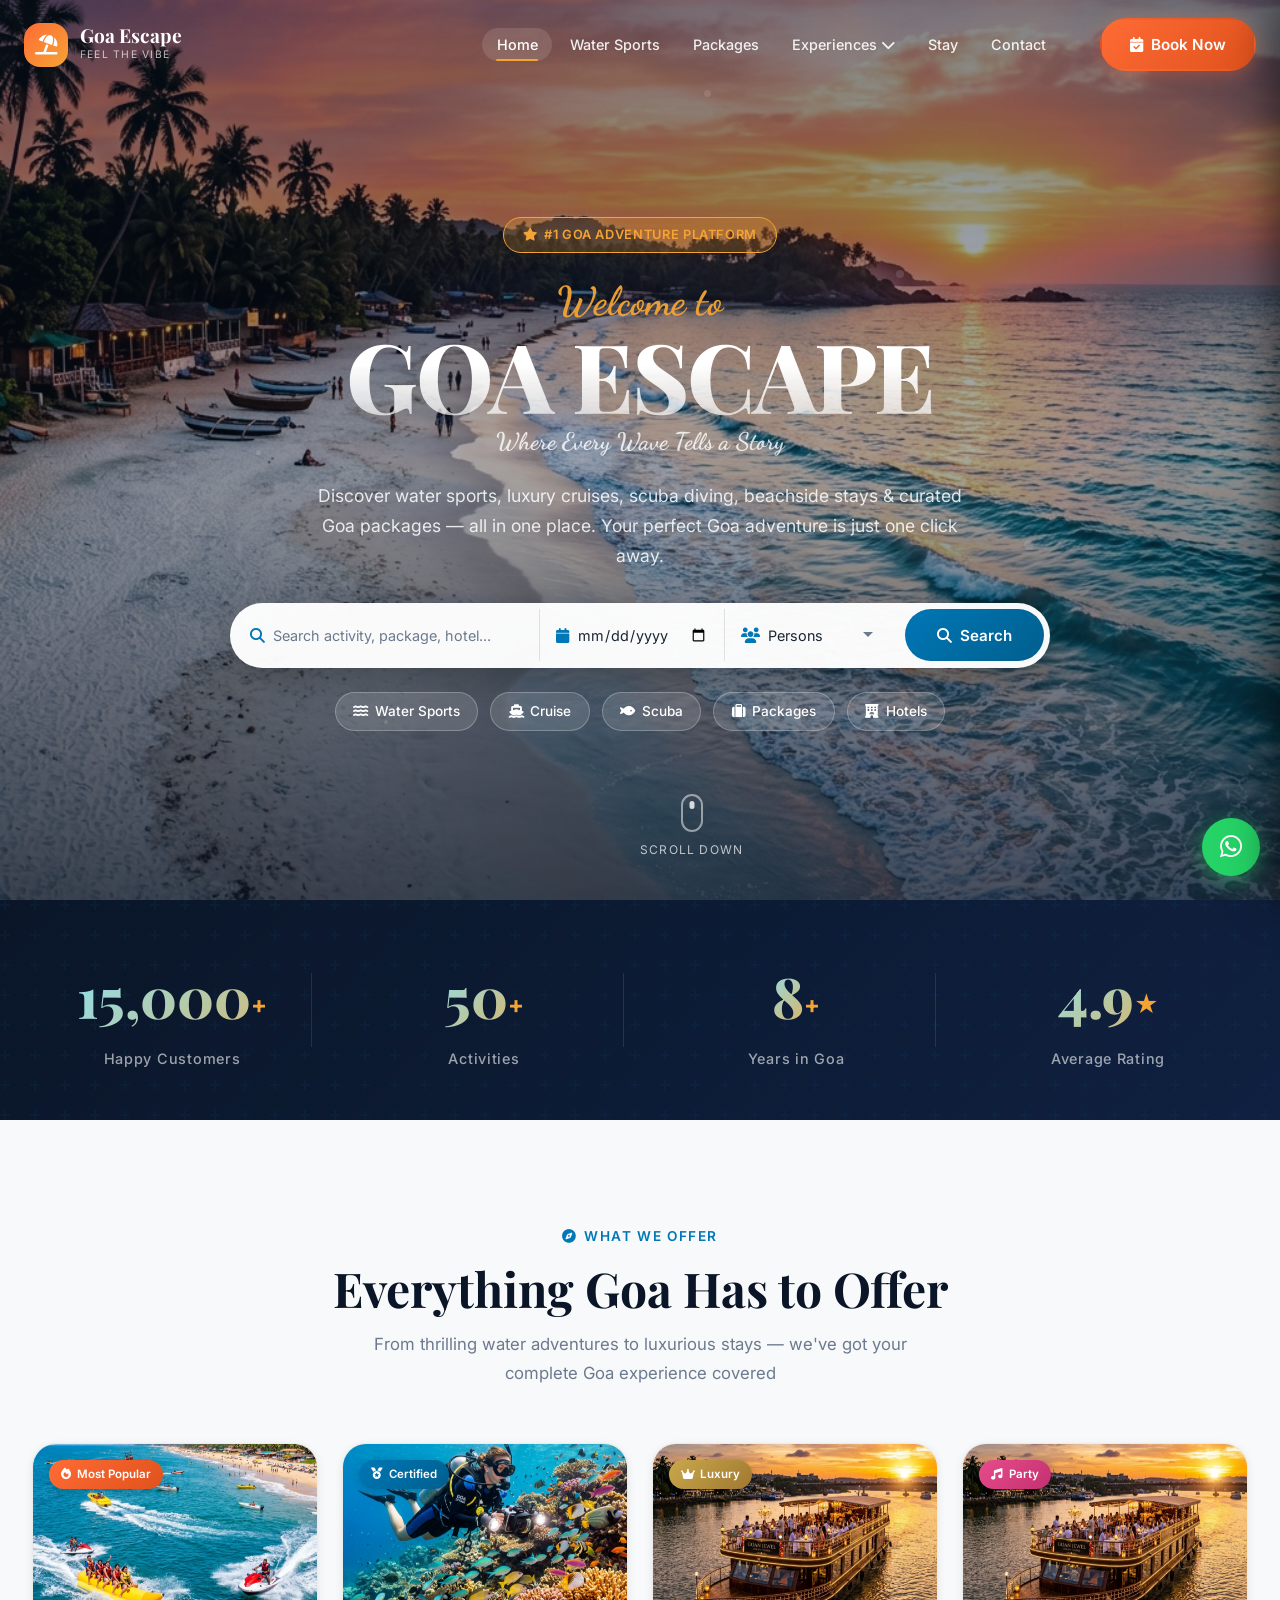
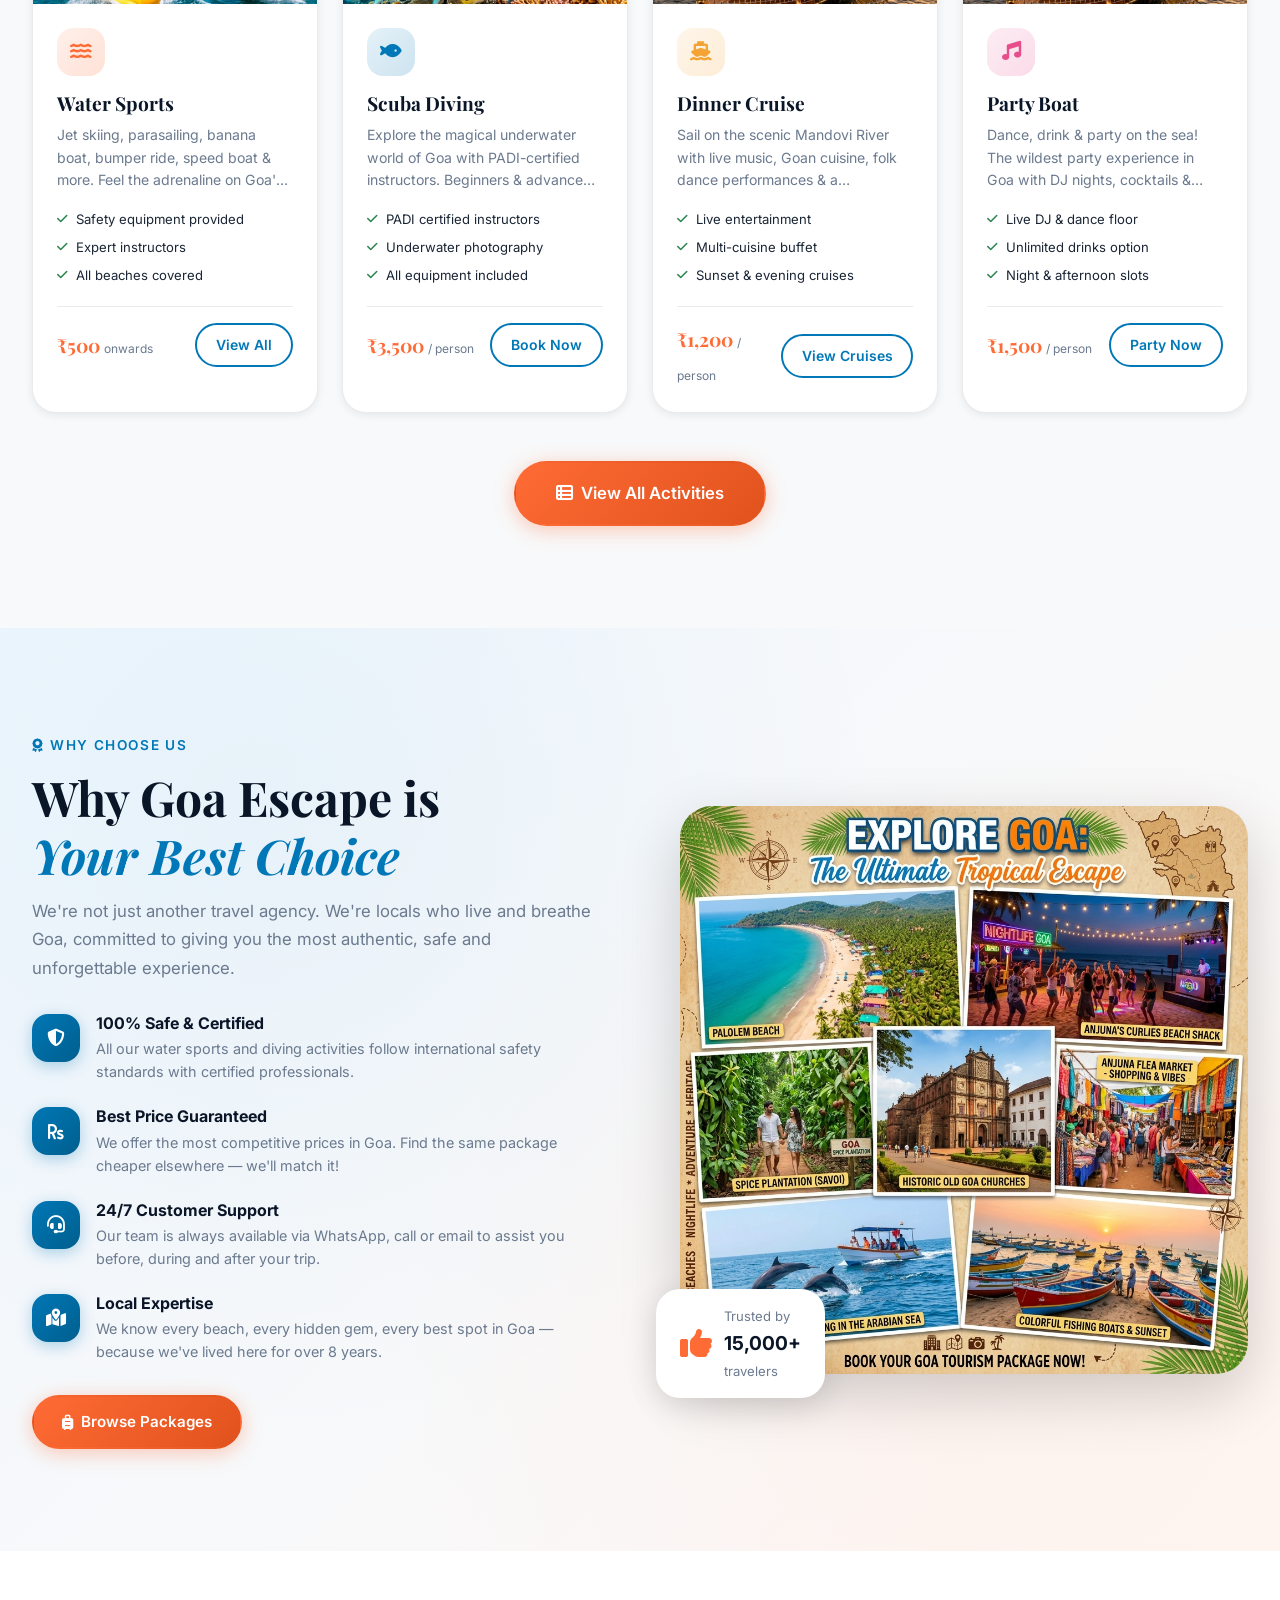
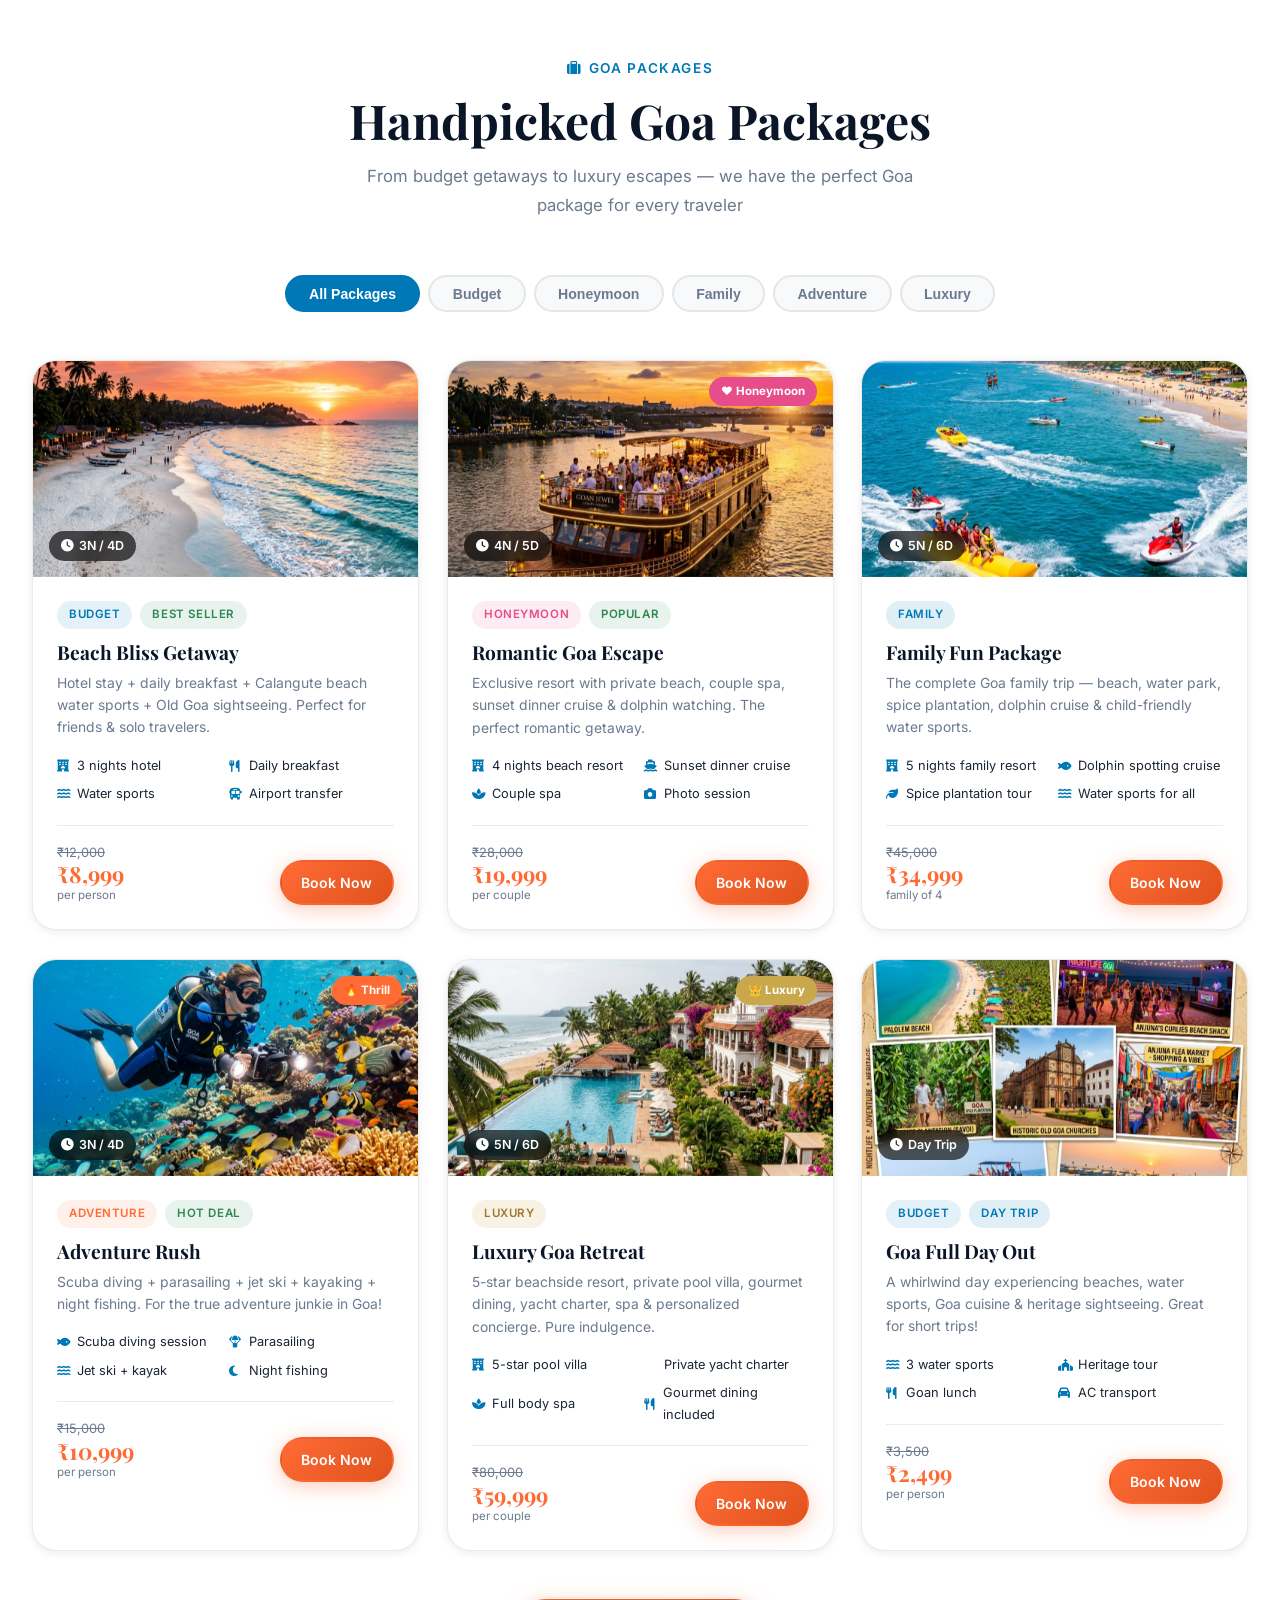
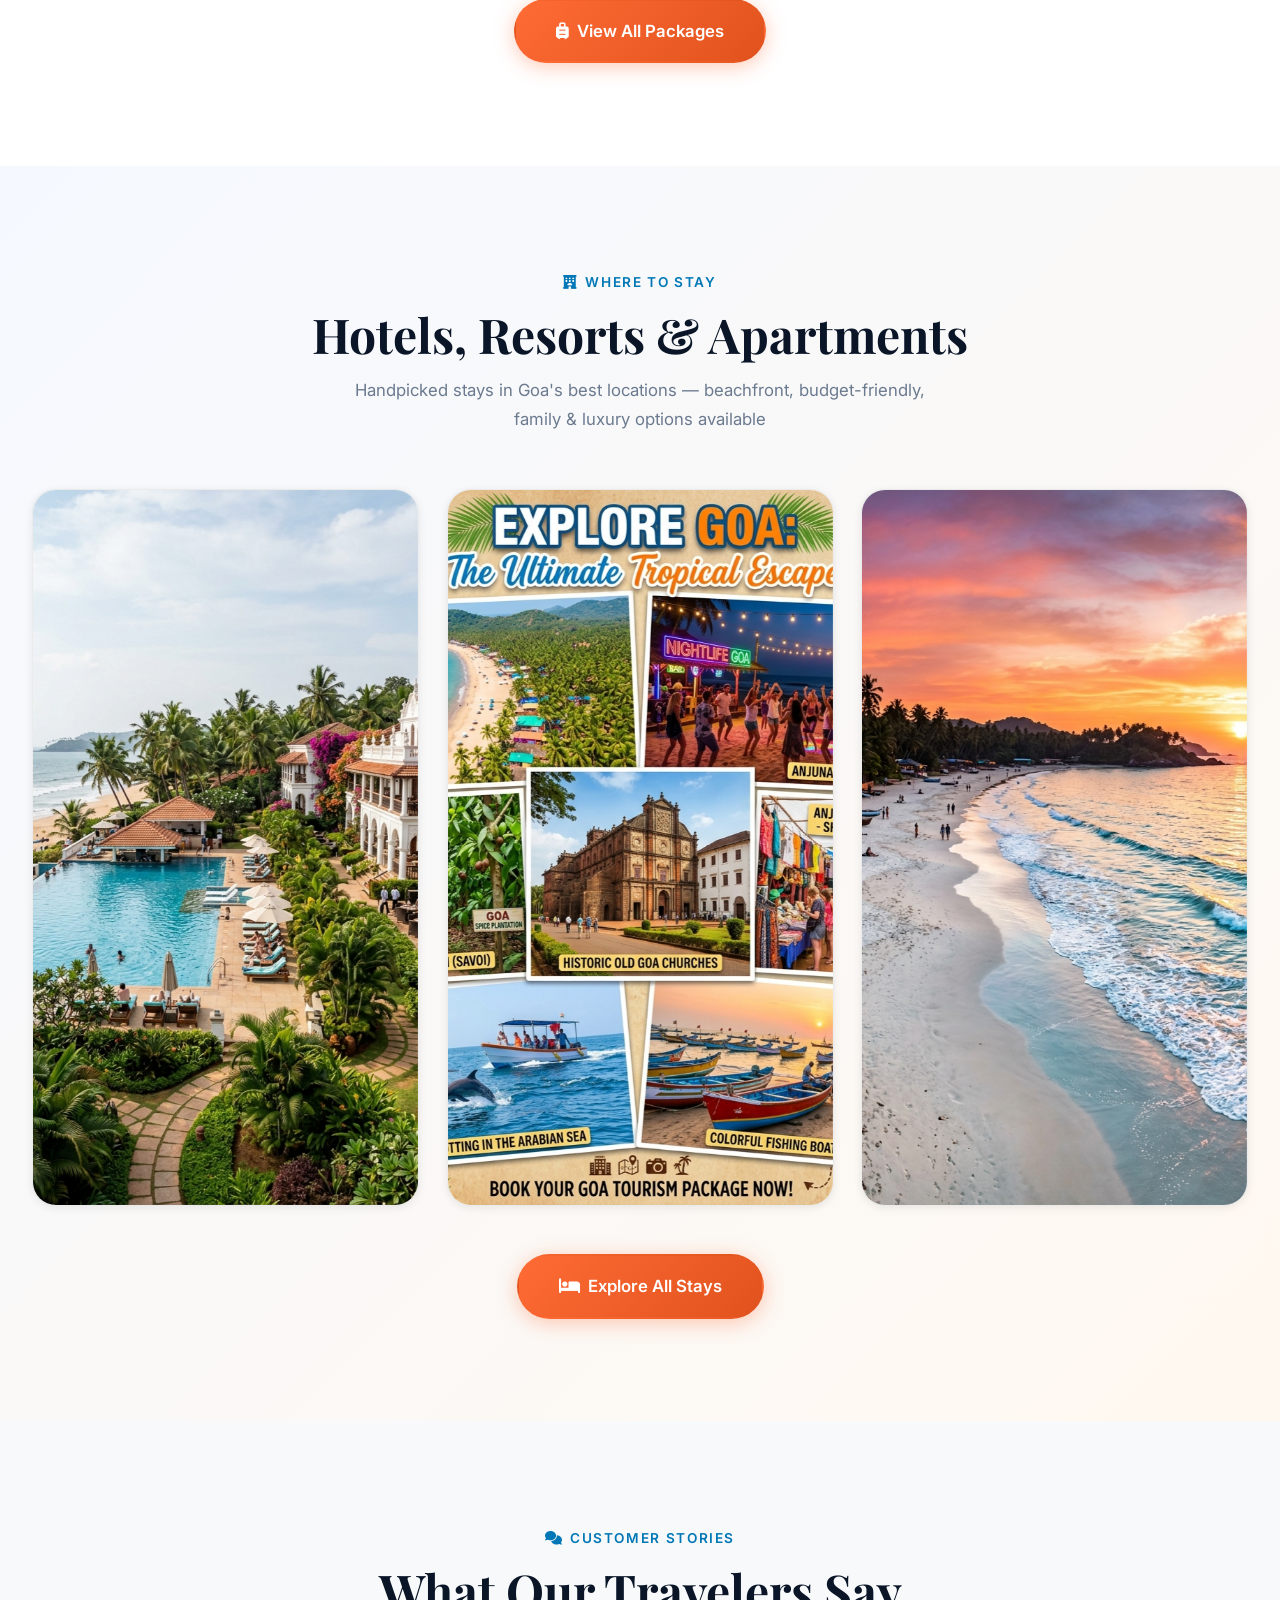
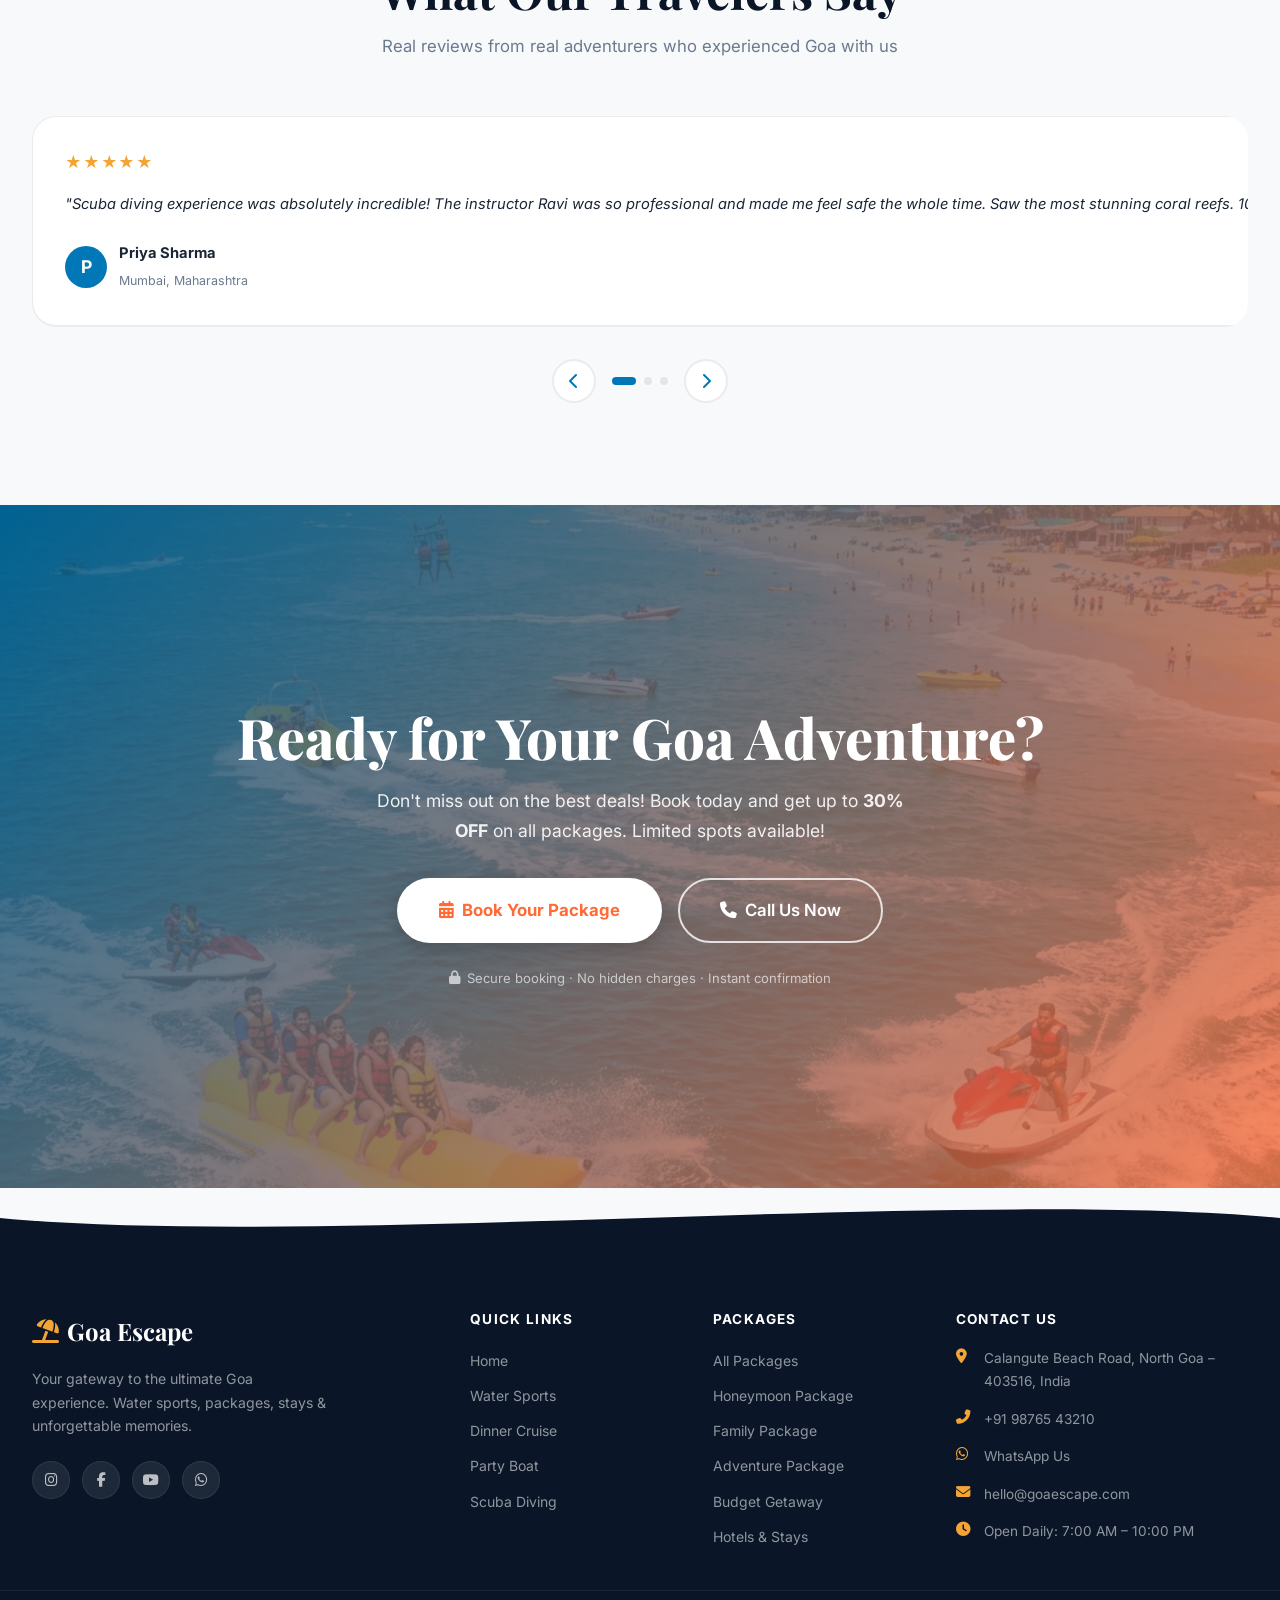
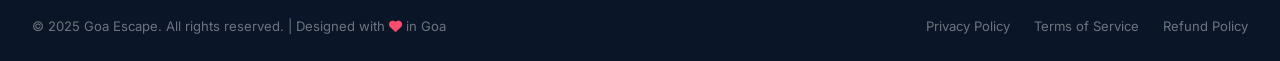
<file: index.html>
<!DOCTYPE html>
<html lang="en">
<head>
  <meta charset="UTF-8" />
  <meta name="viewport" content="width=device-width, initial-scale=1.0, viewport-fit=cover" />
  <meta name="theme-color" content="#0a1628" />
  <meta name="apple-mobile-web-app-capable" content="yes" />
  <meta name="apple-mobile-web-app-status-bar-style" content="black-translucent" />
  <meta name="description" content="Goa Escape – Your ultimate Goa tourism destination. Book water sports, scuba diving, dinner cruises, party boats, hotels, apartments & complete Goa packages. Best deals on Goa adventures!" />
  <meta name="keywords" content="Goa water sports, Goa packages, scuba diving Goa, dinner cruise Goa, party boat Goa, hotels in Goa, Goa adventure tourism, best Goa tour packages, Goa beach activities, Goa holidays" />
  <meta name="author" content="Goa Escape" />
  <meta property="og:title" content="Goa Escape | Water Sports, Packages & More – Your Goa Adventure Starts Here" />
  <meta property="og:description" content="Discover the best of Goa – water sports, scuba diving, sunset cruise, party boats, hotels & all-inclusive packages. Book now for the best deals!" />
  <meta property="og:type" content="website" />
  <meta property="og:url" content="https://www.goaescape.com" />
  <meta property="og:image" content="images/hero_beach.png" />
  <meta name="twitter:card" content="summary_large_image" />
  <meta name="robots" content="index, follow" />
  <link rel="canonical" href="https://www.goaescape.com" />
  <title>Goa Escape | Water Sports, Packages & Beach Adventures in Goa</title>

  <!-- Google Fonts -->
  <link rel="dns-prefetch" href="https://cdnjs.cloudflare.com" />
  <link rel="dns-prefetch" href="https://fonts.googleapis.com" />
  <link rel="preconnect" href="https://fonts.googleapis.com" />
  <link rel="preconnect" href="https://fonts.gstatic.com" crossorigin />
  <link href="https://fonts.googleapis.com/css2?family=Playfair+Display:wght@400;600;700;800&family=Inter:wght@300;400;500;600;700&family=Dancing+Script:wght@600;700&display=swap" rel="stylesheet" media="print" onload="this.media='all'" />
  <noscript><link href="https://fonts.googleapis.com/css2?family=Playfair+Display:wght@400;600;700;800&family=Inter:wght@300;400;500;600;700&family=Dancing+Script:wght@600;700&display=swap" rel="stylesheet" /></noscript>

  <!-- Icons -->
  <link rel="stylesheet" href="https://cdnjs.cloudflare.com/ajax/libs/font-awesome/6.5.0/css/all.min.css" />

  <link rel="stylesheet" href="css/style.css" />
  <link rel="stylesheet" href="css/animations.css" />
  <link rel="stylesheet" href="css/responsive.css" />

  <!-- Structured Data / JSON-LD for SEO -->
  <script type="application/ld+json">
  {
    "@context": "https://schema.org",
    "@type": "TouristInformationCenter",
    "name": "Goa Escape",
    "description": "Best Goa water sports, packages, dinner cruises, scuba diving, and hotels",
    "url": "https://www.goaescape.com",
    "telephone": "+91-9876543210",
    "address": {
      "@type": "PostalAddress",
      "streetAddress": "Calangute Beach Road",
      "addressLocality": "Calangute",
      "addressRegion": "Goa",
      "postalCode": "403516",
      "addressCountry": "IN"
    },
    "openingHours": "Mo-Su 07:00-22:00",
    "areaServed": "Goa, India"
  }
  </script>
</head>
<body>

  <!-- ===== LOADING SCREEN ===== -->
  <div id="loader" class="loader">
    <div class="loader-inner">
      <div class="wave-loader">
        <span></span><span></span><span></span><span></span><span></span>
      </div>
      <p class="loader-text">Goa Escape</p>
    </div>
  </div>

  <!-- ===== NAVBAR ===== -->
  <nav id="navbar" class="navbar" role="navigation" aria-label="Main Navigation">
    <div class="nav-container">
      <a href="index.html" class="nav-logo" aria-label="Goa Escape Home">
        <span class="logo-icon"><i class="fas fa-umbrella-beach"></i></span>
        <div class="logo-text">
          <span class="logo-main">Goa Escape</span>
          <span class="logo-sub">Feel the Vibe</span>
        </div>
      </a>

      <ul class="nav-links" id="navLinks" role="menubar">
        <li role="none"><a href="index.html" role="menuitem" class="nav-link active">Home</a></li>
        <li role="none"><a href="water-sports.html" role="menuitem" class="nav-link">Water Sports</a></li>
        <li role="none"><a href="packages.html" role="menuitem" class="nav-link">Packages</a></li>
        <li role="none" class="dropdown">
          <a href="#" role="menuitem" class="nav-link dropdown-toggle">Experiences <i class="fas fa-chevron-down"></i></a>
          <ul class="dropdown-menu" role="menu">
            <li><a href="cruises.html" role="menuitem"><i class="fas fa-ship"></i> Dinner Cruise</a></li>
            <li><a href="cruises.html#party-boat" role="menuitem"><i class="fas fa-music"></i> Party Boat</a></li>
            <!-- <li><a href="water-sports.html#scuba" role="menuitem"><i class="fas fa-fish"></i> Scuba Diving</a></li> -->
          </ul>
        </li>
        <li role="none"><a href="stay.html" role="menuitem" class="nav-link">Stay</a></li>
        <li role="none"><a href="contact.html" role="menuitem" class="nav-link">Contact</a></li>
      </ul>

      <div class="nav-cta">
        <a href="contact.html#booking" id="nav-book-btn" class="btn btn-primary">
          <i class="fas fa-calendar-check"></i> Book Now
        </a>
      </div>

      <button class="hamburger" id="hamburger" aria-label="Toggle mobile menu" aria-expanded="false" aria-controls="navLinks">
        <span></span><span></span><span></span>
      </button>
    </div>
  </nav>

  <!-- ===== MOBILE SIDEBAR ===== -->
  <div id="sidebarBackdrop" class="sidebar-backdrop" aria-hidden="true"></div>
  <aside id="mobileSidebar" class="mobile-sidebar" role="dialog" aria-label="Navigation Menu" aria-modal="true">
    <!-- Header -->
    <div class="sidebar-header">
      <a href="index.html" class="sidebar-logo">
        <span class="sidebar-logo-icon"><i class="fas fa-umbrella-beach"></i></span>
        <span class="sidebar-logo-text">
          <span class="sidebar-logo-main">Goa Escape</span>
          <span class="sidebar-logo-sub">Feel the Vibe</span>
        </span>
      </a>
      <button id="sidebarClose" class="sidebar-close" aria-label="Close menu">
        <i class="fas fa-times"></i>
      </button>
    </div>

    <!-- Quick Actions -->
    <div class="sidebar-quick">
      <a href="contact.html#booking" class="sidebar-quick-btn">
        <i class="fas fa-calendar-check"></i>
        Book Now
      </a>
      <a href="tel:+919876543210" class="sidebar-quick-btn">
        <i class="fas fa-phone"></i>
        Call Us
      </a>
      <a href="https://wa.me/919876543210" class="sidebar-quick-btn" target="_blank" rel="noopener">
        <i class="fab fa-whatsapp"></i>
        WhatsApp
      </a>
    </div>

    <!-- Nav Label -->
    <p class="sidebar-nav-label">Navigation</p>

    <!-- Nav Links -->
    <ul class="sidebar-nav">
      <li>
        <a href="index.html" class="active">
          <span class="sidebar-nav-icon" style="background:rgba(0,119,182,0.18);"><i class="fas fa-home" style="color:#90e0ef;"></i></span>
          Home
        </a>
      </li>
      <li>
        <a href="water-sports.html">
          <span class="sidebar-nav-icon" style="background:rgba(0,119,182,0.18);"><i class="fas fa-water" style="color:#90e0ef;"></i></span>
          Water Sports
        </a>
      </li>
      <li>
        <a href="packages.html">
          <span class="sidebar-nav-icon" style="background:rgba(244,164,53,0.18);"><i class="fas fa-suitcase" style="color:#f4a435;"></i></span>
          Packages
        </a>
      </li>
      <li>
        <!-- Experiences accordion -->
        <button id="sidebarExpToggle" class="sidebar-sub-toggle">
          <span class="sidebar-nav-icon" style="background:rgba(231,76,139,0.18);"><i class="fas fa-star" style="color:#e74c8b;"></i></span>
          Experiences
          <i class="fas fa-chevron-down sidebar-toggle-arrow"></i>
        </button>
        <div id="sidebarExpContent" class="sidebar-sub-content">
          <ul class="sidebar-sub">
            <li><a href="cruises.html"><i class="fas fa-ship"></i> Dinner Cruise</a></li>
            <li><a href="cruises.html#party-boat"><i class="fas fa-music"></i> Party Boat</a></li>
          </ul>
        </div>
      </li>
      <li>
        <a href="stay.html">
          <span class="sidebar-nav-icon" style="background:rgba(45,134,83,0.18);"><i class="fas fa-hotel" style="color:#2d8653;"></i></span>
          Stay
        </a>
      </li>
      <li>
        <a href="contact.html">
          <span class="sidebar-nav-icon" style="background:rgba(255,107,53,0.18);"><i class="fas fa-envelope" style="color:#ff6b35;"></i></span>
          Contact
        </a>
      </li>
    </ul>

    <!-- Book Now CTA -->
    <a href="contact.html#booking" class="sidebar-book-btn">
      <i class="fas fa-calendar-check"></i> Book Your Adventure
    </a>

    <!-- Social Links -->
    <p class="sidebar-nav-label" style="padding-top:0;">Follow Us</p>
    <div class="sidebar-social">
      <a href="#" aria-label="Instagram"><i class="fab fa-instagram"></i></a>
      <a href="#" aria-label="Facebook"><i class="fab fa-facebook-f"></i></a>
      <a href="#" aria-label="YouTube"><i class="fab fa-youtube"></i></a>
      <a href="https://wa.me/917022934406" aria-label="WhatsApp" target="_blank" rel="noopener"><i class="fab fa-whatsapp"></i></a>
    </div>

    <!-- Footer Note -->
    <p class="sidebar-footer">&copy; 2025 Goa Escape &bull; hello@goaescape.com</p>
  </aside>

  <!-- ===== HERO SECTION ===== -->
  <section id="home" class="hero" aria-label="Hero Banner">
    <div class="hero-bg">
      <img src="images/hero_beach.png" alt="Goa Beach Sunset" class="hero-img" loading="eager" />
      <div class="hero-overlay"></div>
    </div>

    <!-- Floating particles -->
    <div class="particles" aria-hidden="true">
      <div class="particle"></div><div class="particle"></div><div class="particle"></div>
      <div class="particle"></div><div class="particle"></div><div class="particle"></div>
    </div>

    <div class="hero-content">
      <div class="hero-badge">
        <i class="fas fa-star"></i> #1 Goa Adventure Platform
      </div>
      <h1 class="hero-title">
        <span class="title-script">Welcome to</span>
        <span class="title-main">GOA ESCAPE</span>
        <span class="title-sub">Where Every Wave Tells a Story</span>
      </h1>
      <p class="hero-desc">
        Discover water sports, luxury cruises, scuba diving, beachside stays & curated Goa packages — all in one place. Your perfect Goa adventure is just one click away.
      </p>

      <!-- Search Bar -->
      <div class="hero-search-wrap">
        <form class="hero-search" id="searchForm" role="search" aria-label="Search Goa packages and activities">
          <div class="search-group">
            <label for="search-activity" class="sr-only">Activity or Package</label>
            <i class="fas fa-search search-icon"></i>
            <input type="text" id="search-activity" name="activity" placeholder="Search activity, package, hotel..." class="search-input" autocomplete="off" />
          </div>
          <div class="search-group search-group-sm">
            <label for="search-date" class="sr-only">Travel Date</label>
            <i class="fas fa-calendar search-icon"></i>
            <input type="date" id="search-date" name="date" class="search-input" min="2025-01-01" />
          </div>
          <div class="search-group search-group-sm">
            <label for="search-persons" class="sr-only">Number of persons</label>
            <i class="fas fa-users search-icon"></i>
            <select id="search-persons" name="persons" class="search-input">
              <option value="">Persons</option>
              <option value="1">1 Person</option>
              <option value="2">2 People</option>
              <option value="3-5">3–5 People</option>
              <option value="6-10">6–10 People</option>
              <option value="10+">10+ Group</option>
            </select>
          </div>
          <button type="submit" class="btn btn-search" id="search-submit-btn">
            <i class="fas fa-search"></i> Search
          </button>
        </form>
      </div>

      <!-- Quick Links -->
      <div class="hero-quick-links">
        <a href="water-sports.html" class="quick-link"><i class="fas fa-water"></i> Water Sports</a>
        <a href="cruises.html" class="quick-link"><i class="fas fa-ship"></i> Cruise</a>
        <a href="water-sports.html#scuba" class="quick-link"><i class="fas fa-fish"></i> Scuba</a>
        <a href="packages.html" class="quick-link"><i class="fas fa-suitcase"></i> Packages</a>
        <a href="stay.html" class="quick-link"><i class="fas fa-hotel"></i> Hotels</a>
      </div>
    </div>

    <!-- Scroll Indicator -->
    <a href="#stats" class="scroll-indicator" aria-label="Scroll down">
      <span class="scroll-dot"></span>
      <span class="scroll-text">Scroll Down</span>
    </a>
  </section>

  <!-- ===== STATS STRIP ===== -->
  <section id="stats" class="stats-strip" aria-label="Our achievements">
    <div class="container">
      <div class="stats-grid">
        <div class="stat-item" data-count="15000">
          <span class="stat-number" id="stat-customers">0</span><span class="stat-plus">+</span>
          <span class="stat-label">Happy Customers</span>
        </div>
        <div class="stat-item" data-count="50">
          <span class="stat-number" id="stat-activities">0</span><span class="stat-plus">+</span>
          <span class="stat-label">Activities</span>
        </div>
        <div class="stat-item" data-count="8">
          <span class="stat-number" id="stat-years">0</span><span class="stat-plus">+</span>
          <span class="stat-label">Years in Goa</span>
        </div>
        <div class="stat-item" data-count="4.9">
          <span class="stat-number" id="stat-rating">0</span><span class="stat-plus">★</span>
          <span class="stat-label">Average Rating</span>
        </div>
      </div>
    </div>
  </section>

  <!-- ===== SERVICES SECTION ===== -->
  <section id="services" class="section services-section" aria-labelledby="services-heading">
    <div class="container">
      <div class="section-header">
        <p class="section-eyebrow"><i class="fas fa-compass"></i> What We Offer</p>
        <h2 id="services-heading" class="section-title">Everything Goa Has to Offer</h2>
        <p class="section-subtitle">From thrilling water adventures to luxurious stays — we've got your complete Goa experience covered</p>
      </div>

      <div class="services-grid">

        <!-- Water Sports -->
        <article class="service-card" id="service-water-sports">
          <div class="sc-img-wrap">
            <img src="images/water_sports.png" alt="Water sports activities in Goa – jet ski, parasailing, banana boat" class="sc-img" loading="lazy" />
            <div class="sc-badge"><i class="fas fa-fire"></i> Most Popular</div>
          </div>
          <div class="sc-body">
            <div class="sc-icon"><i class="fas fa-water"></i></div>
            <h3 class="sc-title">Water Sports</h3>
            <p class="sc-desc">Jet skiing, parasailing, banana boat, bumper ride, speed boat & more. Feel the adrenaline on Goa's pristine beaches!</p>
            <ul class="sc-features">
              <li><i class="fas fa-check"></i> Safety equipment provided</li>
              <li><i class="fas fa-check"></i> Expert instructors</li>
              <li><i class="fas fa-check"></i> All beaches covered</li>
            </ul>
            <div class="sc-price-row">
              <span class="sc-price">₹500 <small>onwards</small></span>
              <a href="water-sports.html" class="btn btn-outline-small">View All</a>
            </div>
          </div>
        </article>

        <!-- Scuba Diving -->
        <article class="service-card" id="service-scuba">
          <div class="sc-img-wrap">
            <img src="images/scuba_diving.png" alt="Scuba diving in Goa – underwater coral reef and marine life" class="sc-img" loading="lazy" />
            <div class="sc-badge sc-badge-blue"><i class="fas fa-medal"></i> Certified</div>
          </div>
          <div class="sc-body">
            <div class="sc-icon sc-icon-blue"><i class="fas fa-fish"></i></div>
            <h3 class="sc-title">Scuba Diving</h3>
            <p class="sc-desc">Explore the magical underwater world of Goa with PADI-certified instructors. Beginners & advanced sessions available.</p>
            <ul class="sc-features">
              <li><i class="fas fa-check"></i> PADI certified instructors</li>
              <li><i class="fas fa-check"></i> Underwater photography</li>
              <li><i class="fas fa-check"></i> All equipment included</li>
            </ul>
            <div class="sc-price-row">
              <span class="sc-price">₹3,500 <small>/ person</small></span>
              <a href="water-sports.html#scuba" class="btn btn-outline-small">Book Now</a>
            </div>
          </div>
        </article>

        <!-- Dinner Cruise -->
        <article class="service-card" id="service-dinner-cruise">
          <div class="sc-img-wrap">
            <img src="images/dinner_cruise.png" alt="Luxury dinner cruise on Mandovi River, Goa at sunset" class="sc-img" loading="lazy" />
            <div class="sc-badge sc-badge-gold"><i class="fas fa-crown"></i> Luxury</div>
          </div>
          <div class="sc-body">
            <div class="sc-icon sc-icon-gold"><i class="fas fa-ship"></i></div>
            <h3 class="sc-title">Dinner Cruise</h3>
            <p class="sc-desc">Sail on the scenic Mandovi River with live music, Goan cuisine, folk dance performances & a breathtaking sunset view.</p>
            <ul class="sc-features">
              <li><i class="fas fa-check"></i> Live entertainment</li>
              <li><i class="fas fa-check"></i> Multi-cuisine buffet</li>
              <li><i class="fas fa-check"></i> Sunset & evening cruises</li>
            </ul>
            <div class="sc-price-row">
              <span class="sc-price">₹1,200 <small>/ person</small></span>
              <a href="cruises.html" class="btn btn-outline-small">View Cruises</a>
            </div>
          </div>
        </article>

        <!-- Party Boat -->
        <article class="service-card" id="service-party-boat">
          <div class="sc-img-wrap">
            <img src="images/dinner_cruise.png" alt="Party boat experience in Goa with music and dancing" class="sc-img" loading="lazy" />
            <div class="sc-badge sc-badge-pink"><i class="fas fa-music"></i> Party</div>
          </div>
          <div class="sc-body">
            <div class="sc-icon sc-icon-pink"><i class="fas fa-music"></i></div>
            <h3 class="sc-title">Party Boat</h3>
            <p class="sc-desc">Dance, drink & party on the sea! The wildest party experience in Goa with DJ nights, cocktails & amazing views.</p>
            <ul class="sc-features">
              <li><i class="fas fa-check"></i> Live DJ & dance floor</li>
              <li><i class="fas fa-check"></i> Unlimited drinks option</li>
              <li><i class="fas fa-check"></i> Night & afternoon slots</li>
            </ul>
            <div class="sc-price-row">
              <span class="sc-price">₹1,500 <small>/ person</small></span>
              <a href="cruises.html#party-boat" class="btn btn-outline-small">Party Now</a>
            </div>
          </div>
        </article>

      </div>

      <!-- View All CTA -->
      <div class="section-cta">
        <a href="water-sports.html" class="btn btn-primary btn-lg">
          <i class="fas fa-th-list"></i> View All Activities
        </a>
      </div>
    </div>
  </section>

  <!-- ===== WHY GOA ESCAPE SECTION ===== -->
  <section class="section why-section" aria-labelledby="why-heading">
    <div class="why-bg-pattern" aria-hidden="true"></div>
    <div class="container">
      <div class="why-inner">
        <div class="why-content">
          <p class="section-eyebrow"><i class="fas fa-award"></i> Why Choose Us</p>
          <h2 id="why-heading" class="section-title text-left">Why Goa Escape is <br /><em>Your Best Choice</em></h2>
          <p class="section-subtitle text-left">We're not just another travel agency. We're locals who live and breathe Goa, committed to giving you the most authentic, safe and unforgettable experience.</p>

          <div class="why-features">
            <div class="why-feature">
              <div class="wf-icon"><i class="fas fa-shield-alt"></i></div>
              <div class="wf-text">
                <h4>100% Safe & Certified</h4>
                <p>All our water sports and diving activities follow international safety standards with certified professionals.</p>
              </div>
            </div>
            <div class="why-feature">
              <div class="wf-icon"><i class="fas fa-rupee-sign"></i></div>
              <div class="wf-text">
                <h4>Best Price Guaranteed</h4>
                <p>We offer the most competitive prices in Goa. Find the same package cheaper elsewhere — we'll match it!</p>
              </div>
            </div>
            <div class="why-feature">
              <div class="wf-icon"><i class="fas fa-headset"></i></div>
              <div class="wf-text">
                <h4>24/7 Customer Support</h4>
                <p>Our team is always available via WhatsApp, call or email to assist you before, during and after your trip.</p>
              </div>
            </div>
            <div class="why-feature">
              <div class="wf-icon"><i class="fas fa-map-marked-alt"></i></div>
              <div class="wf-text">
                <h4>Local Expertise</h4>
                <p>We know every beach, every hidden gem, every best spot in Goa — because we've lived here for over 8 years.</p>
              </div>
            </div>
          </div>

          <a href="packages.html" class="btn btn-primary">
            <i class="fas fa-suitcase-rolling"></i> Browse Packages
          </a>
        </div>

        <div class="why-image-block">
          <img src="images/packages_collage.png" alt="Explore Goa – beaches, nightlife, heritage and adventures" class="why-img" loading="lazy" />
          <div class="why-img-badge">
            <i class="fas fa-thumbs-up"></i>
            <span>Trusted by<br /><strong>15,000+</strong> travelers</span>
          </div>
        </div>
      </div>
    </div>
  </section>

  <!-- ===== PACKAGES SECTION ===== -->
  <section id="packages" class="section packages-section" aria-labelledby="packages-heading">
    <div class="container">
      <div class="section-header">
        <p class="section-eyebrow"><i class="fas fa-suitcase"></i> Goa Packages</p>
        <h2 id="packages-heading" class="section-title">Handpicked Goa Packages</h2>
        <p class="section-subtitle">From budget getaways to luxury escapes — we have the perfect Goa package for every traveler</p>
      </div>

      <!-- Package Tabs -->
      <div class="pkg-tabs" role="tablist" aria-label="Package categories">
        <button class="pkg-tab active" role="tab" aria-selected="true" data-filter="all" id="tab-all">All Packages</button>
        <button class="pkg-tab" role="tab" aria-selected="false" data-filter="budget" id="tab-budget">Budget</button>
        <button class="pkg-tab" role="tab" aria-selected="false" data-filter="honeymoon" id="tab-honeymoon">Honeymoon</button>
        <button class="pkg-tab" role="tab" aria-selected="false" data-filter="family" id="tab-family">Family</button>
        <button class="pkg-tab" role="tab" aria-selected="false" data-filter="adventure" id="tab-adventure">Adventure</button>
        <button class="pkg-tab" role="tab" aria-selected="false" data-filter="luxury" id="tab-luxury">Luxury</button>
      </div>

      <div class="packages-grid" id="packagesGrid">

        <article class="pkg-card" data-category="budget" id="pkg-beach-bliss">
          <div class="pkg-img-wrap">
            <img src="images/hero_beach.png" alt="Goa Beach Bliss Budget Package" class="pkg-img" loading="lazy" />
            <div class="pkg-duration"><i class="fas fa-clock"></i> 3N / 4D</div>
          </div>
          <div class="pkg-body">
            <div class="pkg-tags">
              <span class="pkg-tag">Budget</span>
              <span class="pkg-tag pkg-tag-green">Best Seller</span>
            </div>
            <h3 class="pkg-title">Beach Bliss Getaway</h3>
            <p class="pkg-desc">Hotel stay + daily breakfast + Calangute beach water sports + Old Goa sightseeing. Perfect for friends & solo travelers.</p>
            <ul class="pkg-includes">
              <li><i class="fas fa-hotel"></i> 3 nights hotel</li>
              <li><i class="fas fa-utensils"></i> Daily breakfast</li>
              <li><i class="fas fa-water"></i> Water sports</li>
              <li><i class="fas fa-bus"></i> Airport transfer</li>
            </ul>
            <div class="pkg-footer">
              <div class="pkg-price">
                <span class="p-old">₹12,000</span>
                <span class="p-new">₹8,999</span>
                <span class="p-per">per person</span>
              </div>
              <a href="packages.html#beach-bliss" class="btn btn-primary btn-sm">Book Now</a>
            </div>
          </div>
        </article>

        <article class="pkg-card" data-category="honeymoon" id="pkg-romantic-goa">
          <div class="pkg-img-wrap">
            <img src="images/dinner_cruise.png" alt="Romantic Goa Honeymoon Package with dinner cruise" class="pkg-img" loading="lazy" />
            <div class="pkg-duration"><i class="fas fa-clock"></i> 4N / 5D</div>
            <div class="pkg-featured-badge">❤️ Honeymoon</div>
          </div>
          <div class="pkg-body">
            <div class="pkg-tags">
              <span class="pkg-tag pkg-tag-pink">Honeymoon</span>
              <span class="pkg-tag pkg-tag-green">Popular</span>
            </div>
            <h3 class="pkg-title">Romantic Goa Escape</h3>
            <p class="pkg-desc">Exclusive resort with private beach, couple spa, sunset dinner cruise & dolphin watching. The perfect romantic getaway.</p>
            <ul class="pkg-includes">
              <li><i class="fas fa-hotel"></i> 4 nights beach resort</li>
              <li><i class="fas fa-ship"></i> Sunset dinner cruise</li>
              <li><i class="fas fa-spa"></i> Couple spa</li>
              <li><i class="fas fa-camera"></i> Photo session</li>
            </ul>
            <div class="pkg-footer">
              <div class="pkg-price">
                <span class="p-old">₹28,000</span>
                <span class="p-new">₹19,999</span>
                <span class="p-per">per couple</span>
              </div>
              <a href="packages.html#romantic-goa" class="btn btn-primary btn-sm">Book Now</a>
            </div>
          </div>
        </article>

        <article class="pkg-card" data-category="family" id="pkg-family-fun">
          <div class="pkg-img-wrap">
            <img src="images/water_sports.png" alt="Goa Family Fun Package with water sports and sightseeing" class="pkg-img" loading="lazy" />
            <div class="pkg-duration"><i class="fas fa-clock"></i> 5N / 6D</div>
          </div>
          <div class="pkg-body">
            <div class="pkg-tags">
              <span class="pkg-tag pkg-tag-blue">Family</span>
            </div>
            <h3 class="pkg-title">Family Fun Package</h3>
            <p class="pkg-desc">The complete Goa family trip — beach, water park, spice plantation, dolphin cruise & child-friendly water sports.</p>
            <ul class="pkg-includes">
              <li><i class="fas fa-hotel"></i> 5 nights family resort</li>
              <li><i class="fas fa-fish"></i> Dolphin spotting cruise</li>
              <li><i class="fas fa-leaf"></i> Spice plantation tour</li>
              <li><i class="fas fa-water"></i> Water sports for all</li>
            </ul>
            <div class="pkg-footer">
              <div class="pkg-price">
                <span class="p-old">₹45,000</span>
                <span class="p-new">₹34,999</span>
                <span class="p-per">family of 4</span>
              </div>
              <a href="packages.html#family-fun" class="btn btn-primary btn-sm">Book Now</a>
            </div>
          </div>
        </article>

        <article class="pkg-card" data-category="adventure" id="pkg-adventure-rush">
          <div class="pkg-img-wrap">
            <img src="images/scuba_diving.png" alt="Goa Adventure Rush Package with scuba diving and water sports" class="pkg-img" loading="lazy" />
            <div class="pkg-duration"><i class="fas fa-clock"></i> 3N / 4D</div>
            <div class="pkg-featured-badge" style="background:#ff6b35;">🔥 Thrill</div>
          </div>
          <div class="pkg-body">
            <div class="pkg-tags">
              <span class="pkg-tag pkg-tag-orange">Adventure</span>
              <span class="pkg-tag pkg-tag-green">Hot Deal</span>
            </div>
            <h3 class="pkg-title">Adventure Rush</h3>
            <p class="pkg-desc">Scuba diving + parasailing + jet ski + kayaking + night fishing. For the true adventure junkie in Goa!</p>
            <ul class="pkg-includes">
              <li><i class="fas fa-fish"></i> Scuba diving session</li>
              <li><i class="fas fa-parachute-box"></i> Parasailing</li>
              <li><i class="fas fa-water"></i> Jet ski + kayak</li>
              <li><i class="fas fa-moon"></i> Night fishing</li>
            </ul>
            <div class="pkg-footer">
              <div class="pkg-price">
                <span class="p-old">₹15,000</span>
                <span class="p-new">₹10,999</span>
                <span class="p-per">per person</span>
              </div>
              <a href="packages.html#adventure-rush" class="btn btn-primary btn-sm">Book Now</a>
            </div>
          </div>
        </article>

        <article class="pkg-card" data-category="luxury" id="pkg-luxury-retreat">
          <div class="pkg-img-wrap">
            <img src="images/hotel_resort.png" alt="Luxury Goa Retreat at 5-star beachside resort" class="pkg-img" loading="lazy" />
            <div class="pkg-duration"><i class="fas fa-clock"></i> 5N / 6D</div>
            <div class="pkg-featured-badge" style="background:#c9a84c;">👑 Luxury</div>
          </div>
          <div class="pkg-body">
            <div class="pkg-tags">
              <span class="pkg-tag pkg-tag-gold">Luxury</span>
            </div>
            <h3 class="pkg-title">Luxury Goa Retreat</h3>
            <p class="pkg-desc">5-star beachside resort, private pool villa, gourmet dining, yacht charter, spa & personalized concierge. Pure indulgence.</p>
            <ul class="pkg-includes">
              <li><i class="fas fa-hotel"></i> 5-star pool villa</li>
              <li><i class="fas fa-yacht"></i> Private yacht charter</li>
              <li><i class="fas fa-spa"></i> Full body spa</li>
              <li><i class="fas fa-utensils"></i> Gourmet dining included</li>
            </ul>
            <div class="pkg-footer">
              <div class="pkg-price">
                <span class="p-old">₹80,000</span>
                <span class="p-new">₹59,999</span>
                <span class="p-per">per couple</span>
              </div>
              <a href="packages.html#luxury-retreat" class="btn btn-primary btn-sm">Book Now</a>
            </div>
          </div>
        </article>

        <article class="pkg-card" data-category="budget" id="pkg-dayout">
          <div class="pkg-img-wrap">
            <img src="images/packages_collage.png" alt="Goa Full Day Out Package sightseeing and activities" class="pkg-img" loading="lazy" />
            <div class="pkg-duration"><i class="fas fa-clock"></i> Day Trip</div>
          </div>
          <div class="pkg-body">
            <div class="pkg-tags">
              <span class="pkg-tag">Budget</span>
              <span class="pkg-tag pkg-tag-blue">Day Trip</span>
            </div>
            <h3 class="pkg-title">Goa Full Day Out</h3>
            <p class="pkg-desc">A whirlwind day experiencing beaches, water sports, Goa cuisine & heritage sightseeing. Great for short trips!</p>
            <ul class="pkg-includes">
              <li><i class="fas fa-water"></i> 3 water sports</li>
              <li><i class="fas fa-church"></i> Heritage tour</li>
              <li><i class="fas fa-utensils"></i> Goan lunch</li>
              <li><i class="fas fa-car"></i> AC transport</li>
            </ul>
            <div class="pkg-footer">
              <div class="pkg-price">
                <span class="p-old">₹3,500</span>
                <span class="p-new">₹2,499</span>
                <span class="p-per">per person</span>
              </div>
              <a href="packages.html#dayout" class="btn btn-primary btn-sm">Book Now</a>
            </div>
          </div>
        </article>

      </div>

      <div class="section-cta">
        <a href="packages.html" class="btn btn-primary btn-lg">
          <i class="fas fa-suitcase-rolling"></i> View All Packages
        </a>
      </div>
    </div>
  </section>

  <!-- ===== STAY SECTION ===== -->
  <section id="stay" class="section stay-section" aria-labelledby="stay-heading">
    <div class="stay-bg" aria-hidden="true"></div>
    <div class="container">
      <div class="section-header">
        <p class="section-eyebrow"><i class="fas fa-hotel"></i> Where to Stay</p>
        <h2 id="stay-heading" class="section-title">Hotels, Resorts & Apartments</h2>
        <p class="section-subtitle">Handpicked stays in Goa's best locations — beachfront, budget-friendly, family & luxury options available</p>
      </div>

      <div class="stay-grid">

        <article class="stay-card" id="stay-resort">
          <img src="images/hotel_resort.png" alt="Luxury beachfront resort in Goa with swimming pool" class="stay-img" loading="lazy" />
          <div class="stay-info">
            <div class="stay-type">Luxury Resort</div>
            <h3 class="stay-name">The Goa Beach Palace</h3>
            <div class="stay-loc"><i class="fas fa-map-marker-alt"></i> Calangute Beach, North Goa</div>
            <div class="stay-rating">
              <span class="stars">★★★★★</span>
              <span class="rating-count">4.9 (1,240 reviews)</span>
            </div>
            <div class="stay-amenities">
              <span><i class="fas fa-swimming-pool"></i> Pool</span>
              <span><i class="fas fa-wifi"></i> WiFi</span>
              <span><i class="fas fa-utensils"></i> Restaurant</span>
              <span><i class="fas fa-spa"></i> Spa</span>
            </div>
            <div class="stay-price-row">
              <span class="stay-price">₹5,500 <small>/night</small></span>
              <a href="stay.html#resort" class="btn btn-outline-small">View Details</a>
            </div>
          </div>
        </article>

        <article class="stay-card" id="stay-apartment">
          <img src="images/packages_collage.png" alt="Cozy Goa apartment for rent near beach" class="stay-img" loading="lazy" />
          <div class="stay-info">
            <div class="stay-type" style="background: #2d8653;">Apartment / Villa</div>
            <h3 class="stay-name">Sunset Beach Apartments</h3>
            <div class="stay-loc"><i class="fas fa-map-marker-alt"></i> Baga Beach, North Goa</div>
            <div class="stay-rating">
              <span class="stars">★★★★☆</span>
              <span class="rating-count">4.6 (830 reviews)</span>
            </div>
            <div class="stay-amenities">
              <span><i class="fas fa-kitchen-set"></i> Kitchen</span>
              <span><i class="fas fa-wifi"></i> WiFi</span>
              <span><i class="fas fa-car"></i> Parking</span>
              <span><i class="fas fa-wind"></i> AC</span>
            </div>
            <div class="stay-price-row">
              <span class="stay-price">₹2,800 <small>/night</small></span>
              <a href="stay.html#apartment" class="btn btn-outline-small">View Details</a>
            </div>
          </div>
        </article>

        <article class="stay-card" id="stay-budgethotel">
          <img src="images/hero_beach.png" alt="Affordable beach hotel in South Goa" class="stay-img" loading="lazy" />
          <div class="stay-info">
            <div class="stay-type" style="background: #e67e22;">Budget Hotel</div>
            <h3 class="stay-name">Palms & Sands Inn</h3>
            <div class="stay-loc"><i class="fas fa-map-marker-alt"></i> Palolem Beach, South Goa</div>
            <div class="stay-rating">
              <span class="stars">★★★★☆</span>
              <span class="rating-count">4.4 (560 reviews)</span>
            </div>
            <div class="stay-amenities">
              <span><i class="fas fa-swimming-pool"></i> Pool</span>
              <span><i class="fas fa-wifi"></i> WiFi</span>
              <span><i class="fas fa-utensils"></i> Restaurant</span>
              <span><i class="fas fa-umbrella-beach"></i> Beach Access</span>
            </div>
            <div class="stay-price-row">
              <span class="stay-price">₹1,200 <small>/night</small></span>
              <a href="stay.html#budget-hotel" class="btn btn-outline-small">View Details</a>
            </div>
          </div>
        </article>

      </div>

      <div class="section-cta">
        <a href="stay.html" class="btn btn-primary btn-lg">
          <i class="fas fa-bed"></i> Explore All Stays
        </a>
      </div>
    </div>
  </section>

  <!-- ===== TESTIMONIALS ===== -->
  <section class="section testimonials-section" aria-labelledby="testimonials-heading">
    <div class="container">
      <div class="section-header">
        <p class="section-eyebrow"><i class="fas fa-comments"></i> Customer Stories</p>
        <h2 id="testimonials-heading" class="section-title">What Our Travelers Say</h2>
        <p class="section-subtitle">Real reviews from real adventurers who experienced Goa with us</p>
      </div>

      <div class="testimonials-slider" id="testimonialsSlider">
        <div class="testimonials-track" id="testimonialsTrack">

          <div class="testi-card">
            <div class="testi-stars">★★★★★</div>
            <p class="testi-text">"Scuba diving experience was absolutely incredible! The instructor Ravi was so professional and made me feel safe the whole time. Saw the most stunning coral reefs. 10/10 would recommend!"</p>
            <div class="testi-author">
              <div class="testi-avatar">P</div>
              <div>
                <strong>Priya Sharma</strong>
                <span>Mumbai, Maharashtra</span>
              </div>
            </div>
          </div>

          <div class="testi-card">
            <div class="testi-stars">★★★★★</div>
            <p class="testi-text">"Booked the honeymoon package and it was everything we dreamed of. Sunset cruise, spa, private beach — Goa Escape handled everything perfectly. Our trip was magical!"</p>
            <div class="testi-author">
              <div class="testi-avatar" style="background:#e74c8b;">R</div>
              <div>
                <strong>Rohit & Anjali</strong>
                <span>Pune, Maharashtra</span>
              </div>
            </div>
          </div>

          <div class="testi-card">
            <div class="testi-stars">★★★★★</div>
            <p class="testi-text">"The family package was worth every rupee! Kids loved the water sports and dolphin cruise. Staff was very helpful with our elderly parents too. Will definitely come back!"</p>
            <div class="testi-author">
              <div class="testi-avatar" style="background:#2d8653;">K</div>
              <div>
                <strong>Kavita Nair</strong>
                <span>Bangalore, Karnataka</span>
              </div>
            </div>
          </div>

          <div class="testi-card">
            <div class="testi-stars">★★★★★</div>
            <p class="testi-text">"Party boat was the highlight of our trip! The DJ was amazing, drinks were flowing and the view was stunning. Goa Escape made it seamless — booked online, picked us up, dropped us back. Superb!"</p>
            <div class="testi-author">
              <div class="testi-avatar" style="background:#8e44ad;">A</div>
              <div>
                <strong>Arjun Kapoor</strong>
                <span>Delhi, NCR</span>
              </div>
            </div>
          </div>

          <div class="testi-card">
            <div class="testi-stars">★★★★☆</div>
            <p class="testi-text">"Very affordable packages compared to others. Water sports at Baga were so much fun! The banana boat and parasailing were my favourites. Good value for money, highly recommend!"</p>
            <div class="testi-author">
              <div class="testi-avatar" style="background:#e67e22;">S</div>
              <div>
                <strong>Sneha Patel</strong>
                <span>Surat, Gujarat</span>
              </div>
            </div>
          </div>

        </div>
      </div>

      <!-- Slider Controls -->
      <div class="testi-controls">
        <button class="testi-btn" id="testiBtnPrev" aria-label="Previous testimonial"><i class="fas fa-chevron-left"></i></button>
        <div class="testi-dots" id="testiDots"></div>
        <button class="testi-btn" id="testiBtnNext" aria-label="Next testimonial"><i class="fas fa-chevron-right"></i></button>
      </div>
    </div>
  </section>

  <!-- ===== CTA BANNER ===== -->
  <section class="cta-banner section" aria-labelledby="cta-heading">
    <div class="cta-bg">
      <img src="images/water_sports.png" alt="" class="cta-bg-img" loading="lazy" aria-hidden="true" />
      <div class="cta-overlay"></div>
    </div>
    <div class="container">
      <div class="cta-content">
        <h2 id="cta-heading" class="cta-title">Ready for Your Goa Adventure?</h2>
        <p class="cta-desc">Don't miss out on the best deals! Book today and get up to <strong>30% OFF</strong> on all packages. Limited spots available!</p>
        <div class="cta-actions">
          <a href="contact.html#booking" class="btn btn-white btn-lg">
            <i class="fas fa-calendar-alt"></i> Book Your Package
          </a>
          <a href="tel:+919876543210" class="btn btn-outline-white btn-lg">
            <i class="fas fa-phone"></i> Call Us Now
          </a>
        </div>
        <p class="cta-note"><i class="fas fa-lock"></i> Secure booking · No hidden charges · Instant confirmation</p>
      </div>
    </div>
  </section>

  <!-- ===== FOOTER ===== -->
  <footer class="footer" role="contentinfo">
    <div class="footer-wave" aria-hidden="true">
      <svg viewBox="0 0 1440 60" preserveAspectRatio="none">
        <path d="M0,30 C360,60 1080,0 1440,30 L1440,60 L0,60 Z" fill="#0a1628"/>
      </svg>
    </div>
    <div class="footer-top">
      <div class="container">
        <div class="footer-grid">

          <!-- Brand -->
          <div class="footer-col footer-brand">
            <a href="index.html" class="footer-logo">
              <i class="fas fa-umbrella-beach"></i> Goa Escape
            </a>
            <p class="footer-tagline">Your gateway to the ultimate Goa experience. Water sports, packages, stays & unforgettable memories.</p>
            <div class="social-links">
              <a href="#" class="social-link" aria-label="Goa Escape on Instagram"><i class="fab fa-instagram"></i></a>
              <a href="#" class="social-link" aria-label="Goa Escape on Facebook"><i class="fab fa-facebook-f"></i></a>
              <a href="#" class="social-link" aria-label="Goa Escape on YouTube"><i class="fab fa-youtube"></i></a>
              <a href="#" class="social-link" aria-label="Goa Escape on WhatsApp"><i class="fab fa-whatsapp"></i></a>
            </div>
          </div>

          <!-- Quick Links -->
          <div class="footer-col">
            <h4 class="footer-heading">Quick Links</h4>
            <ul class="footer-links">
              <li><a href="index.html">Home</a></li>
              <li><a href="water-sports.html">Water Sports</a></li>
              <li><a href="cruises.html">Dinner Cruise</a></li>
              <li><a href="cruises.html#party-boat">Party Boat</a></li>
              <li><a href="water-sports.html#scuba">Scuba Diving</a></li>
            </ul>
          </div>

          <!-- Packages -->
          <div class="footer-col">
            <h4 class="footer-heading">Packages</h4>
            <ul class="footer-links">
              <li><a href="packages.html">All Packages</a></li>
              <li><a href="packages.html#honeymoon">Honeymoon Package</a></li>
              <li><a href="packages.html#family">Family Package</a></li>
              <li><a href="packages.html#adventure">Adventure Package</a></li>
              <li><a href="packages.html#budget">Budget Getaway</a></li>
              <li><a href="stay.html">Hotels & Stays</a></li>
            </ul>
          </div>

          <!-- Contact -->
          <div class="footer-col">
            <h4 class="footer-heading">Contact Us</h4>
            <ul class="footer-contact">
              <li>
                <i class="fas fa-map-marker-alt"></i>
                <span>Calangute Beach Road, North Goa – 403516, India</span>
              </li>
              <li>
                <i class="fas fa-phone-alt"></i>
                <a href="tel:+919876543210">+91 98765 43210</a>
              </li>
              <li>
                <i class="fab fa-whatsapp"></i>
                <a href="https://wa.me/919876543210">WhatsApp Us</a>
              </li>
              <li>
                <i class="fas fa-envelope"></i>
                <a href="mailto:hello@goaescape.com">hello@goaescape.com</a>
              </li>
              <li>
                <i class="fas fa-clock"></i>
                <span>Open Daily: 7:00 AM – 10:00 PM</span>
              </li>
            </ul>
          </div>

        </div>
      </div>
    </div>

    <div class="footer-bottom">
      <div class="container">
        <p>&copy; 2025 Goa Escape. All rights reserved. | Designed with <i class="fas fa-heart" style="color:#ff4d6d"></i> in Goa</p>
        <div class="footer-bottom-links">
          <a href="#">Privacy Policy</a>
          <a href="#">Terms of Service</a>
          <a href="#">Refund Policy</a>
        </div>
      </div>
    </div>
  </footer>

  <!-- ===== FLOATING WHATSAPP BUTTON ===== -->
  <a href="https://wa.me/919876543210?text=Hi%2C%20I%20want%20to%20know%20more%20about%20Goa%20packages!" 
     class="whatsapp-float" 
     id="whatsapp-float-btn"
     target="_blank" 
     rel="noopener noreferrer"
     aria-label="Chat with us on WhatsApp">
    <i class="fab fa-whatsapp"></i>
    <span class="whatsapp-tooltip">Chat on WhatsApp!</span>
  </a>

  <!-- ===== BACK TO TOP ===== -->
  <button class="back-to-top" id="backToTop" aria-label="Back to top">
    <i class="fas fa-chevron-up"></i>
  </button>

  <script src="js/main.js"></script>
  <script src="js/perf.js" defer></script>
</body>
</html>
</file>
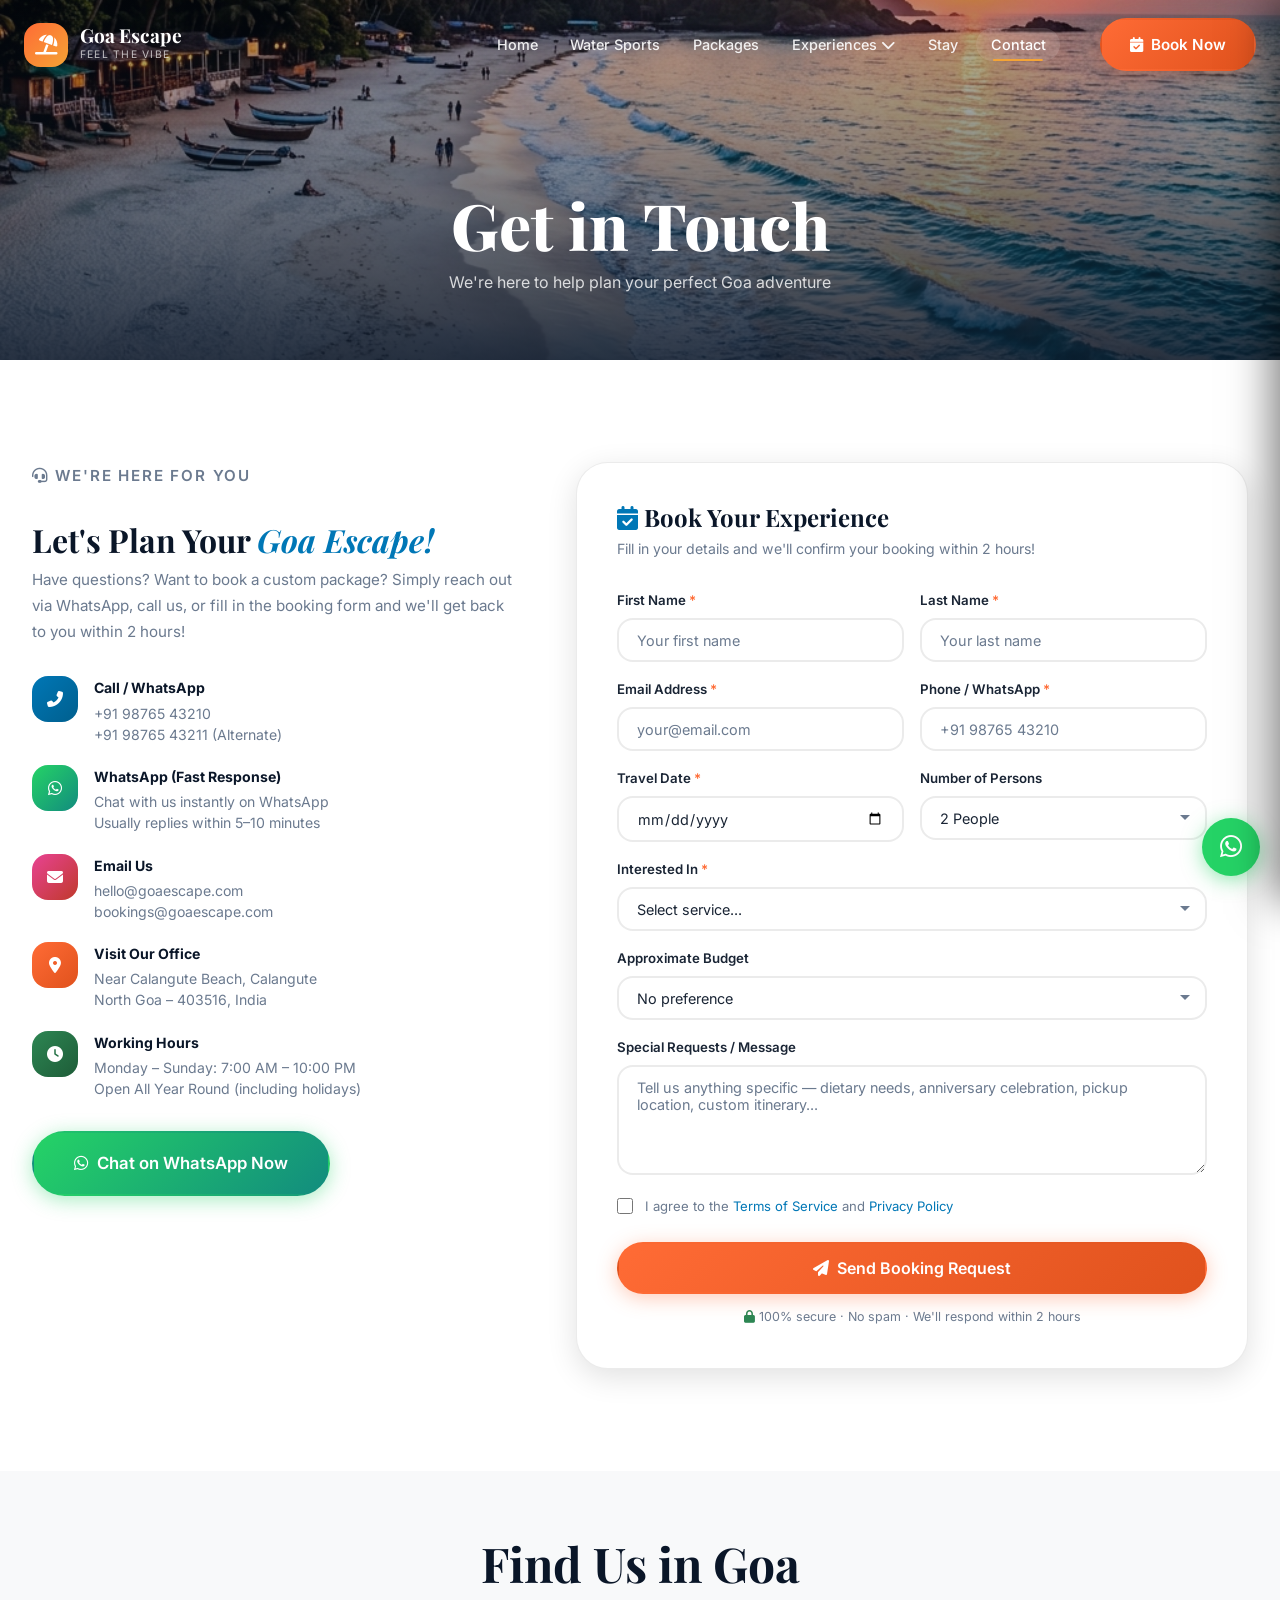
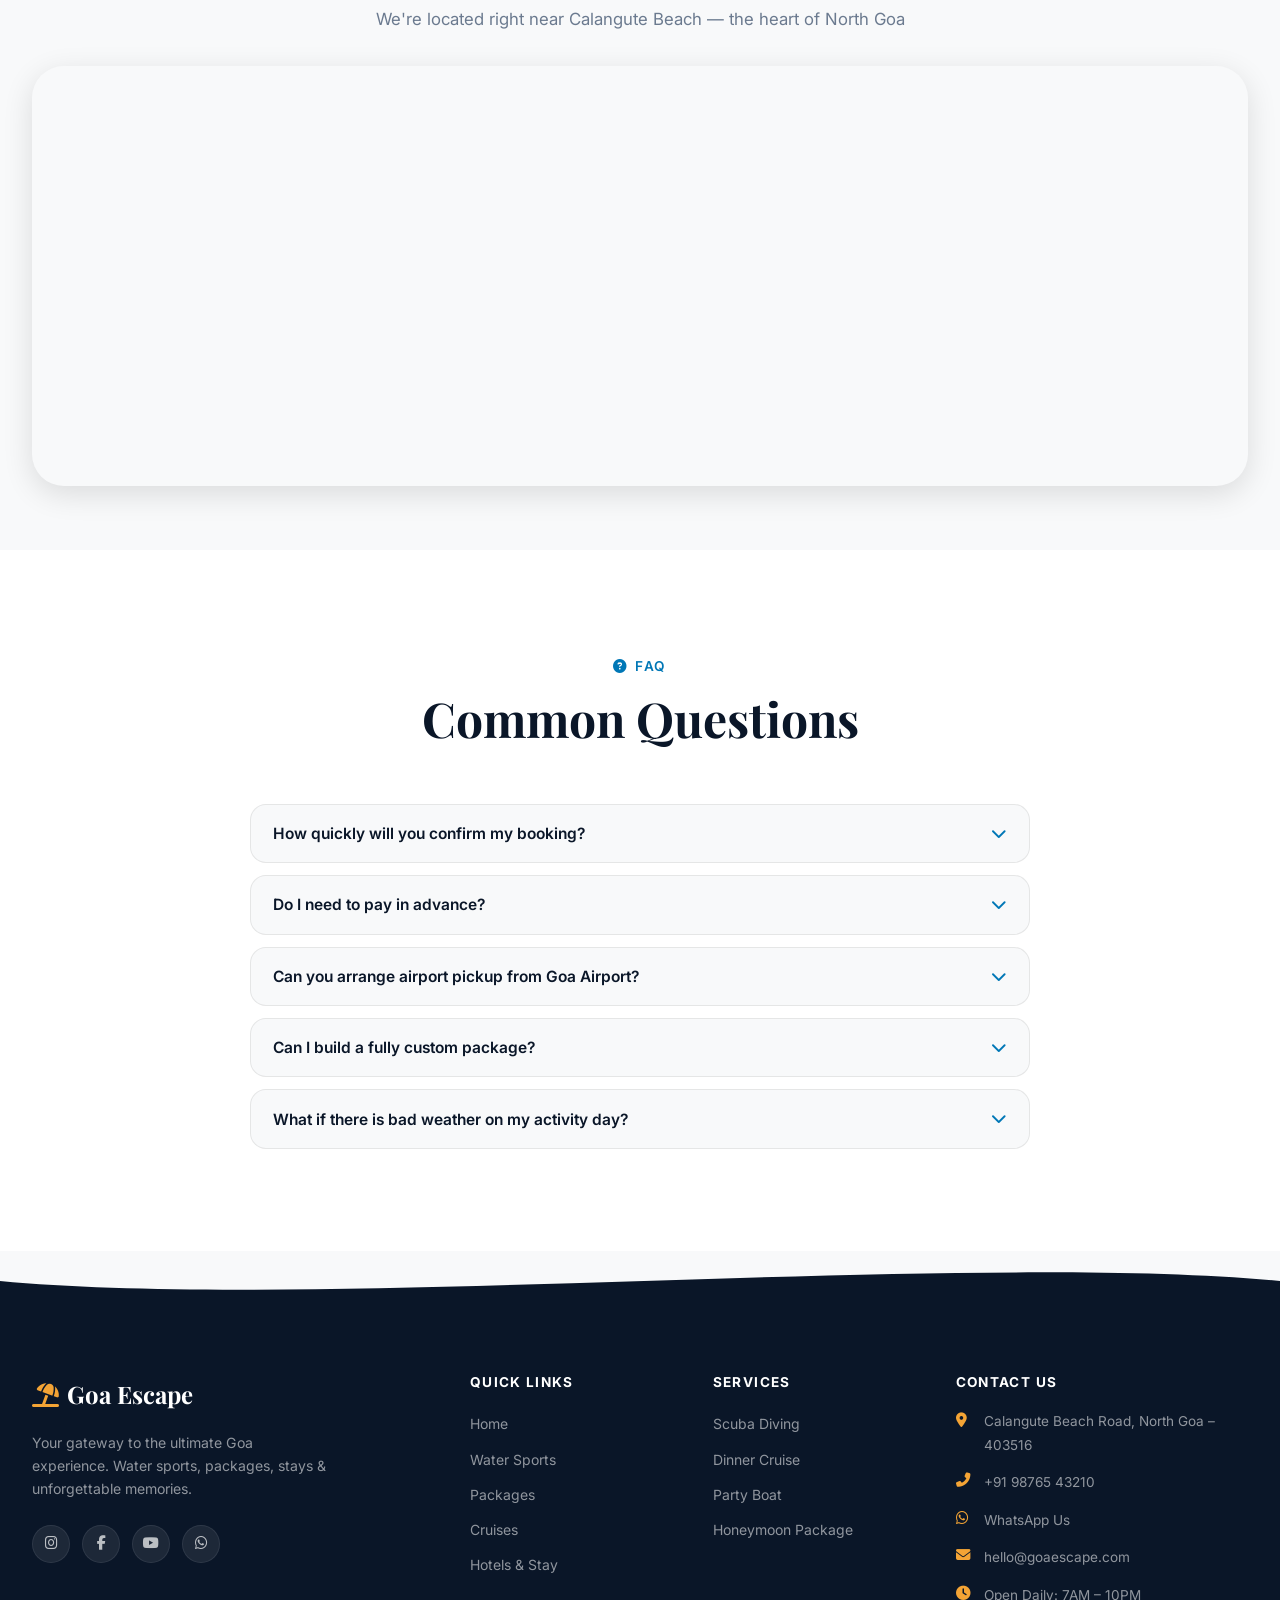
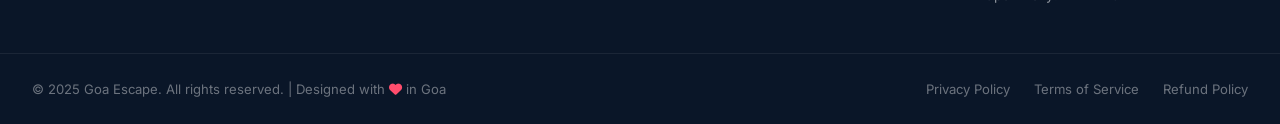
<file: contact.html>
<!DOCTYPE html>
<html lang="en">

<head>
    <meta charset="UTF-8" />
    <meta name="viewport" content="width=device-width, initial-scale=1.0, viewport-fit=cover" />
    <meta name="theme-color" content="#0a1628" />
    <meta name="apple-mobile-web-app-capable" content="yes" />
    <meta name="apple-mobile-web-app-status-bar-style" content="black-translucent" />
    <meta name="description"
        content="Contact Goa Escape to book water sports, packages, dinner cruises & hotels in Goa. Call, WhatsApp or fill out our quick booking form for instant confirmation." />
    <meta name="keywords"
        content="contact Goa Escape, book Goa tour, Goa booking form, Goa travel enquiry, water sports booking Goa" />
    <title>Contact & Book – Goa Escape | Instant Goa Booking</title>
    <link rel="dns-prefetch" href="https://cdnjs.cloudflare.com" />
    <link rel="dns-prefetch" href="https://fonts.googleapis.com" />
    <link rel="preconnect" href="https://fonts.googleapis.com" />
    <link
        href="https://fonts.googleapis.com/css2?family=Playfair+Display:wght@400;600;700;800&family=Inter:wght@300;400;500;600;700&family=Dancing+Script:wght@600;700&display=swap"
        rel="stylesheet" />
    <link rel="stylesheet" href="https://cdnjs.cloudflare.com/ajax/libs/font-awesome/6.5.0/css/all.min.css" />
    <link rel="stylesheet" href="css/style.css" />
    <link rel="stylesheet" href="css/animations.css" />
    <link rel="stylesheet" href="css/pages.css" />
    <link rel="stylesheet" href="css/responsive.css" />
</head>

<body>

    <div id="loader" class="loader">
        <div class="loader-inner">
            <div class="wave-loader"><span></span><span></span><span></span><span></span><span></span></div>
            <p class="loader-text">Goa Escape</p>
        </div>
    </div>

    <nav id="navbar" class="navbar">
        <div class="nav-container">
            <a href="index.html" class="nav-logo"><span class="logo-icon"><i class="fas fa-umbrella-beach"></i></span>
                <div class="logo-text"><span class="logo-main">Goa Escape</span><span class="logo-sub">Feel the
                        Vibe</span></div>
            </a>
            <ul class="nav-links" id="navLinks">
                <li><a href="index.html" class="nav-link">Home</a></li>
                <li><a href="water-sports.html" class="nav-link">Water Sports</a></li>
                <li><a href="packages.html" class="nav-link">Packages</a></li>
                <li class="dropdown"><a href="#" class="nav-link dropdown-toggle">Experiences <i
                            class="fas fa-chevron-down"></i></a>
                    <ul class="dropdown-menu">
                        <li><a href="cruises.html"><i class="fas fa-ship"></i> Dinner Cruise</a></li>
                        <li><a href="cruises.html#party-boat"><i class="fas fa-music"></i> Party Boat</a></li>
                    </ul>
                </li>
                <li><a href="stay.html" class="nav-link">Stay</a></li>
                <li><a href="contact.html" class="nav-link active">Contact</a></li>
            </ul>
            <div class="nav-cta"><a href="#booking" class="btn btn-primary"><i class="fas fa-calendar-check"></i> Book
                    Now</a></div>
            <button class="hamburger" id="hamburger" aria-label="Toggle menu" aria-expanded="false"
                aria-controls="navLinks"><span></span><span></span><span></span></button>
        </div>
    </nav>

    <!-- ===== MOBILE SIDEBAR ===== -->
    <div id="sidebarBackdrop" class="sidebar-backdrop" aria-hidden="true"></div>
    <aside id="mobileSidebar" class="mobile-sidebar" role="dialog" aria-label="Navigation Menu" aria-modal="true">
        <div class="sidebar-header">
            <a href="index.html" class="sidebar-logo">
                <span class="sidebar-logo-icon"><i class="fas fa-umbrella-beach"></i></span>
                <span class="sidebar-logo-text">
                    <span class="sidebar-logo-main">Goa Escape</span>
                    <span class="sidebar-logo-sub">Feel the Vibe</span>
                </span>
            </a>
            <button id="sidebarClose" class="sidebar-close" aria-label="Close menu"><i
                    class="fas fa-times"></i></button>
        </div>
        <div class="sidebar-quick">
            <a href="#booking" class="sidebar-quick-btn"><i class="fas fa-calendar-check"></i>Book Now</a>
            <a href="tel:+919876543210" class="sidebar-quick-btn"><i class="fas fa-phone"></i>Call Us</a>
            <a href="https://wa.me/919876543210" class="sidebar-quick-btn" target="_blank" rel="noopener"><i
                    class="fab fa-whatsapp"></i>WhatsApp</a>
        </div>
        <p class="sidebar-nav-label">Navigation</p>
        <ul class="sidebar-nav">
            <li><a href="index.html"><span class="sidebar-nav-icon" style="background:rgba(0,119,182,0.18);"><i
                            class="fas fa-home" style="color:#90e0ef;"></i></span> Home</a></li>
            <li><a href="water-sports.html"><span class="sidebar-nav-icon" style="background:rgba(0,119,182,0.18);"><i
                            class="fas fa-water" style="color:#90e0ef;"></i></span> Water Sports</a></li>
            <li><a href="packages.html"><span class="sidebar-nav-icon" style="background:rgba(244,164,53,0.18);"><i
                            class="fas fa-suitcase" style="color:#f4a435;"></i></span> Packages</a></li>
            <li>
                <button id="sidebarExpToggle" class="sidebar-sub-toggle">
                    <span class="sidebar-nav-icon" style="background:rgba(231,76,139,0.18);"><i class="fas fa-star"
                            style="color:#e74c8b;"></i></span>
                    Experiences <i class="fas fa-chevron-down sidebar-toggle-arrow"></i>
                </button>
                <div id="sidebarExpContent" class="sidebar-sub-content">
                    <ul class="sidebar-sub">
                        <li><a href="cruises.html"><i class="fas fa-ship"></i> Dinner Cruise</a></li>
                        <li><a href="cruises.html#party-boat"><i class="fas fa-music"></i> Party Boat</a></li>
                    </ul>
                </div>
            </li>
            <li><a href="stay.html"><span class="sidebar-nav-icon" style="background:rgba(45,134,83,0.18);"><i
                            class="fas fa-hotel" style="color:#2d8653;"></i></span> Stay</a></li>
            <li><a href="contact.html" class="active"><span class="sidebar-nav-icon"
                        style="background:rgba(255,107,53,0.18);"><i class="fas fa-envelope"
                            style="color:#ff6b35;"></i></span> Contact</a></li>
        </ul>
        <a href="#booking" class="sidebar-book-btn"><i class="fas fa-calendar-check"></i> Book Your Adventure</a>
        <p class="sidebar-nav-label" style="padding-top:0;">Follow Us</p>
        <div class="sidebar-social">
            <a href="#" aria-label="Instagram"><i class="fab fa-instagram"></i></a>
            <a href="#" aria-label="Facebook"><i class="fab fa-facebook-f"></i></a>
            <a href="#" aria-label="YouTube"><i class="fab fa-youtube"></i></a>
            <a href="https://wa.me/919876543210" aria-label="WhatsApp" target="_blank" rel="noopener"><i
                    class="fab fa-whatsapp"></i></a>
        </div>
        <p class="sidebar-footer">&copy; 2025 Goa Escape &bull; hello@goaescape.com</p>
    </aside>

    <!-- Page Hero -->
    <div class="page-hero" style="height: 40vh; min-height: 280px;">
        <div class="page-hero-bg"><img src="images/hero_beach.png" alt="Contact Goa Escape" />
            <div class="page-hero-overlay"></div>
        </div>
        <div class="page-hero-content">
            <div class="page-breadcrumb">
            </div>
            <h1 class="page-hero-title">Get in Touch</h1>
            <p class="page-hero-subtitle">We're here to help plan your perfect Goa adventure</p>
        </div>
    </div>

    <!-- Contact + Booking Section -->
    <section id="booking" class="section" aria-labelledby="booking-heading">
        <div class="container">
            <div class="contact-grid">

                <!-- Contact Info -->
                <div class="contact-info">
                    <p class="section-eyebrow"><i class="fas fa-headset"></i> We're Here For You</p>
                    <h2 id="booking-heading">Let's Plan Your <em style="color:var(--primary);">Goa Escape!</em></h2>
                    <p>Have questions? Want to book a custom package? Simply reach out via WhatsApp, call us, or fill in
                        the booking form and we'll get back to you within 2 hours!</p>

                    <div class="contact-items">
                        <div class="contact-item">
                            <div class="ci-icon"><i class="fas fa-phone-alt"></i></div>
                            <div class="ci-text">
                                <strong>Call / WhatsApp</strong>
                                <a href="tel:+919876543210">+91 98765 43210</a>
                                <a href="tel:+919876543211">+91 98765 43211 (Alternate)</a>
                            </div>
                        </div>
                        <div class="contact-item">
                            <div class="ci-icon" style="background:linear-gradient(135deg,#25d366,#128c7e);"><i
                                    class="fab fa-whatsapp"></i></div>
                            <div class="ci-text">
                                <strong>WhatsApp (Fast Response)</strong>
                                <a href="https://wa.me/919876543210?text=Hi%2C%20I%27d%20like%20to%20book%20a%20Goa%20package!"
                                    target="_blank" rel="noopener">Chat with us instantly on WhatsApp</a>
                                <span>Usually replies within 5–10 minutes</span>
                            </div>
                        </div>
                        <div class="contact-item">
                            <div class="ci-icon" style="background:linear-gradient(135deg,#e84393,#c0392b);"><i
                                    class="fas fa-envelope"></i></div>
                            <div class="ci-text">
                                <strong>Email Us</strong>
                                <a href="mailto:hello@goaescape.com">hello@goaescape.com</a>
                                <a href="mailto:bookings@goaescape.com">bookings@goaescape.com</a>
                            </div>
                        </div>
                        <div class="contact-item">
                            <div class="ci-icon"
                                style="background:linear-gradient(135deg,var(--accent),var(--accent-dark));"><i
                                    class="fas fa-map-marker-alt"></i></div>
                            <div class="ci-text">
                                <strong>Visit Our Office</strong>
                                <span>Near Calangute Beach, Calangute</span>
                                <span>North Goa – 403516, India</span>
                            </div>
                        </div>
                        <div class="contact-item">
                            <div class="ci-icon" style="background:linear-gradient(135deg,var(--green),#1e5c38);"><i
                                    class="fas fa-clock"></i></div>
                            <div class="ci-text">
                                <strong>Working Hours</strong>
                                <span>Monday – Sunday: 7:00 AM – 10:00 PM</span>
                                <span>Open All Year Round (including holidays)</span>
                            </div>
                        </div>
                    </div>

                    <!-- Quick WhatsApp CTA -->
                    <a href="https://wa.me/919876543210?text=Hi%2C%20I%20want%20to%20know%20more%20about%20Goa%20Escape%20packages!"
                        target="_blank" rel="noopener noreferrer" class="btn btn-primary btn-lg"
                        style="background:linear-gradient(135deg,#25d366,#128c7e); box-shadow: 0 4px 20px rgba(37,211,102,0.4);">
                        <i class="fab fa-whatsapp"></i> Chat on WhatsApp Now
                    </a>
                </div>

                <!-- Booking Form -->
                <div class="booking-form" id="bookingForm-wrapper">
                    <h3><i class="fas fa-calendar-check" style="color:var(--primary);"></i> Book Your Experience</h3>
                    <p>Fill in your details and we'll confirm your booking within 2 hours!</p>

                    <form id="bookingForm" autocomplete="on" novalidate>
                        <div id="formFields">
                            <div class="form-grid">
                                <div class="form-group">
                                    <label for="firstName">First Name <span
                                            style="color:var(--accent);">*</span></label>
                                    <input type="text" id="firstName" name="firstName" class="form-control"
                                        placeholder="Your first name" required autocomplete="given-name" />
                                </div>
                                <div class="form-group">
                                    <label for="lastName">Last Name <span style="color:var(--accent);">*</span></label>
                                    <input type="text" id="lastName" name="lastName" class="form-control"
                                        placeholder="Your last name" required autocomplete="family-name" />
                                </div>
                                <div class="form-group">
                                    <label for="email">Email Address <span style="color:var(--accent);">*</span></label>
                                    <input type="email" id="email" name="email" class="form-control"
                                        placeholder="your@email.com" required autocomplete="email" />
                                </div>
                                <div class="form-group">
                                    <label for="phone">Phone / WhatsApp <span
                                            style="color:var(--accent);">*</span></label>
                                    <input type="tel" id="phone" name="phone" class="form-control"
                                        placeholder="+91 98765 43210" required autocomplete="tel" />
                                </div>
                                <div class="form-group">
                                    <label for="travelDate">Travel Date <span
                                            style="color:var(--accent);">*</span></label>
                                    <input type="date" id="travelDate" name="travelDate" class="form-control" required
                                        min="2025-01-01" />
                                </div>
                                <div class="form-group">
                                    <label for="persons">Number of Persons</label>
                                    <select id="persons" name="persons" class="form-control">
                                        <option value="1">1 Person</option>
                                        <option value="2" selected>2 People</option>
                                        <option value="3-5">3 – 5 People</option>
                                        <option value="6-10">6 – 10 People</option>
                                        <option value="10+">10+ (Group)</option>
                                    </select>
                                </div>
                                <div class="form-group full">
                                    <label for="serviceType">Interested In <span
                                            style="color:var(--accent);">*</span></label>
                                    <select id="serviceType" name="serviceType" class="form-control" required>
                                        <option value="">Select service...</option>
                                        <option value="water-sports">Water Sports Package</option>
                                        <option value="scuba">Scuba Diving</option>
                                        <option value="dinner-cruise">Dinner Cruise</option>
                                        <option value="party-boat">Party Boat</option>
                                        <option value="dolphin-cruise">Dolphin Watching Cruise</option>
                                        <option value="private-yacht">Private Yacht Charter</option>
                                        <option value="hotel">Hotel / Resort Booking</option>
                                        <option value="package-budget">Budget Tour Package</option>
                                        <option value="package-honeymoon">Honeymoon Package</option>
                                        <option value="package-family">Family Package</option>
                                        <option value="package-adventure">Adventure Package</option>
                                        <option value="package-luxury">Luxury Package</option>
                                        <option value="custom">Custom Package (Tell us your needs)</option>
                                    </select>
                                </div>
                                <div class="form-group full">
                                    <label for="budget">Approximate Budget</label>
                                    <select id="budget" name="budget" class="form-control">
                                        <option value="">No preference</option>
                                        <option value="under-5k">Under ₹5,000 per person</option>
                                        <option value="5k-10k">₹5,000 – ₹10,000 per person</option>
                                        <option value="10k-20k">₹10,000 – ₹20,000 per person</option>
                                        <option value="20k+">₹20,000+ per person</option>
                                    </select>
                                </div>
                                <div class="form-group full">
                                    <label for="message">Special Requests / Message</label>
                                    <textarea id="message" name="message" class="form-control"
                                        placeholder="Tell us anything specific — dietary needs, anniversary celebration, pickup location, custom itinerary..."></textarea>
                                </div>
                            </div>

                            <div
                                style="display:flex; align-items:center; gap:0.75rem; margin:1.25rem 0 1rem; font-size:0.82rem; color:var(--text-muted);">
                                <input type="checkbox" id="agreeTerms" name="agreeTerms" required
                                    style="width:16px; height:16px;" />
                                <label for="agreeTerms">I agree to the <a href="#" style="color:var(--primary);">Terms
                                        of Service</a> and <a href="#" style="color:var(--primary);">Privacy
                                        Policy</a></label>
                            </div>

                            <button type="submit" class="btn btn-primary form-submit" id="submitBookingBtn">
                                <i class="fas fa-paper-plane"></i> Send Booking Request
                            </button>

                            <p
                                style="text-align:center; font-size:0.78rem; color:var(--text-muted); margin-top:0.75rem;">
                                <i class="fas fa-lock" style="color:var(--green);"></i> 100% secure · No spam · We'll
                                respond within 2 hours
                            </p>
                        </div>
                    </form>

                    <!-- Success Message -->
                    <div id="formSuccess" class="form-success">
                        <i class="fas fa-check-circle"></i>
                        <h4>Booking Request Received! 🎉</h4>
                        <p>Thank you! Our team will contact you within 2 hours via WhatsApp or call to confirm your Goa
                            Escape booking.</p>
                        <a href="index.html" class="btn btn-primary" style="margin-top:1.5rem;"><i
                                class="fas fa-home"></i> Back to Home</a>
                    </div>
                </div>
            </div>
        </div>
    </section>

    <!-- Map Section -->
    <section class="section map-section" style="padding: 4rem 0;" aria-labelledby="map-heading">
        <div class="container">
            <div class="section-header" style="margin-bottom:2rem;">
                <h2 id="map-heading" class="section-title">Find Us in Goa</h2>
                <p class="section-subtitle">We're located right near Calangute Beach — the heart of North Goa</p>
            </div>
            <div class="map-wrap">
                <iframe
                    src="https://www.google.com/maps/embed?pb=!1m18!1m12!1m3!1d3844.8!2d73.7541!3d15.5449!2m3!1f0!2f0!3f0!3m2!1i1024!2i768!4f13.1!3m3!1m2!1s0x3bbfb6c6c1c06155%3A0x5ea6c0f1af3f7bda!2sCalangute%20Beach%2C%20Goa!5e0!3m2!1sen!2sin!4v1000000"
                    width="100%" height="420" style="border:0; width:100%; height:100%; display:block;"
                    allowfullscreen="" loading="lazy" referrerpolicy="no-referrer-when-downgrade"
                    title="Goa Escape Location Map - Calangute Beach, Goa"></iframe>
            </div>
        </div>
    </section>

    <!-- FAQ -->
    <section class="section faq-section" aria-labelledby="faq-contact-heading">
        <div class="container">
            <div class="section-header">
                <p class="section-eyebrow"><i class="fas fa-question-circle"></i> FAQ</p>
                <h2 id="faq-contact-heading" class="section-title">Common Questions</h2>
            </div>
            <div class="faq-list">
                <div class="faq-item">
                    <button class="faq-question">How quickly will you confirm my booking? <i
                            class="fas fa-chevron-down"></i></button>
                    <div class="faq-answer">We confirm bookings within 2 hours during working hours (7 AM – 10 PM). For
                        bookings submitted at night, you'll receive confirmation by 9 AM the next morning. WhatsApp is
                        the fastest way to reach us!</div>
                </div>
                <div class="faq-item">
                    <button class="faq-question">Do I need to pay in advance? <i
                            class="fas fa-chevron-down"></i></button>
                    <div class="faq-answer">A 20–30% advance is required to confirm bookings, paid securely via UPI,
                        bank transfer, or online payment. The balance is paid upon arrival in Goa. We don't charge
                        cancellation fees if you cancel 48+ hours before.</div>
                </div>
                <div class="faq-item">
                    <button class="faq-question">Can you arrange airport pickup from Goa Airport? <i
                            class="fas fa-chevron-down"></i></button>
                    <div class="faq-answer">Yes! We provide affordable airport transfers from Dabolim International
                        Airport and Mopa Airport to your hotel anywhere in Goa. Share your flight details when booking
                        and we'll arrange everything.</div>
                </div>
                <div class="faq-item">
                    <button class="faq-question">Can I build a fully custom package? <i
                            class="fas fa-chevron-down"></i></button>
                    <div class="faq-answer">Absolutely! We specialize in building custom packages. Just tell us your
                        dates, group size, interests and budget via the form or WhatsApp, and we'll design a perfect Goa
                        itinerary just for you.</div>
                </div>
                <div class="faq-item">
                    <button class="faq-question">What if there is bad weather on my activity day? <i
                            class="fas fa-chevron-down"></i></button>
                    <div class="faq-answer">Safety is our top priority. If activities are cancelled due to bad weather
                        or rough sea conditions, we reschedule to the next available slot at no extra cost, or issue a
                        full refund upon request.</div>
                </div>
            </div>
        </div>
    </section>

    <!-- Footer -->
    <footer class="footer">
        <div class="footer-wave"><svg viewBox="0 0 1440 60" preserveAspectRatio="none">
                <path d="M0,30 C360,60 1080,0 1440,30 L1440,60 L0,60 Z" fill="#0a1628" />
            </svg></div>
        <div class="footer-top">
            <div class="container">
                <div class="footer-grid">
                    <div class="footer-col footer-brand"><a href="index.html" class="footer-logo"><i
                                class="fas fa-umbrella-beach"></i> Goa Escape</a>
                        <p class="footer-tagline">Your gateway to the ultimate Goa experience. Water sports, packages,
                            stays & unforgettable memories.</p>
                        <div class="social-links"><a href="#" class="social-link" aria-label="Instagram"><i
                                    class="fab fa-instagram"></i></a><a href="#" class="social-link"
                                aria-label="Facebook"><i class="fab fa-facebook-f"></i></a><a href="#"
                                class="social-link" aria-label="YouTube"><i class="fab fa-youtube"></i></a><a href="#"
                                class="social-link" aria-label="WhatsApp"><i class="fab fa-whatsapp"></i></a></div>
                    </div>
                    <div class="footer-col">
                        <h4 class="footer-heading">Quick Links</h4>
                        <ul class="footer-links">
                            <li><a href="index.html">Home</a></li>
                            <li><a href="water-sports.html">Water Sports</a></li>
                            <li><a href="packages.html">Packages</a></li>
                            <li><a href="cruises.html">Cruises</a></li>
                            <li><a href="stay.html">Hotels & Stay</a></li>
                        </ul>
                    </div>
                    <div class="footer-col">
                        <h4 class="footer-heading">Services</h4>
                        <ul class="footer-links">
                            <li><a href="water-sports.html#scuba">Scuba Diving</a></li>
                            <li><a href="cruises.html">Dinner Cruise</a></li>
                            <li><a href="cruises.html#party-boat">Party Boat</a></li>
                            <li><a href="packages.html#honeymoon">Honeymoon Package</a></li>
                        </ul>
                    </div>
                    <div class="footer-col">
                        <h4 class="footer-heading">Contact Us</h4>
                        <ul class="footer-contact">
                            <li><i class="fas fa-map-marker-alt"></i><span>Calangute Beach Road, North Goa –
                                    403516</span></li>
                            <li><i class="fas fa-phone-alt"></i><a href="tel:+919876543210">+91 98765 43210</a></li>
                            <li><i class="fab fa-whatsapp"></i><a href="https://wa.me/919876543210">WhatsApp Us</a></li>
                            <li><i class="fas fa-envelope"></i><a
                                    href="mailto:hello@goaescape.com">hello@goaescape.com</a></li>
                            <li><i class="fas fa-clock"></i><span>Open Daily: 7AM – 10PM</span></li>
                        </ul>
                    </div>
                </div>
            </div>
        </div>
        <div class="footer-bottom">
            <div class="container">
                <p>&copy; 2025 Goa Escape. All rights reserved. | Designed with <i class="fas fa-heart"
                        style="color:#ff4d6d"></i> in Goa</p>
                <div class="footer-bottom-links"><a href="#">Privacy Policy</a><a href="#">Terms of Service</a><a
                        href="#">Refund Policy</a></div>
            </div>
        </div>
    </footer>

    <a href="https://wa.me/919876543210" class="whatsapp-float" target="_blank" rel="noopener noreferrer"
        aria-label="WhatsApp"><i class="fab fa-whatsapp"></i><span class="whatsapp-tooltip">Chat on WhatsApp!</span></a>
    <button class="back-to-top" id="backToTop" aria-label="Back to top"><i class="fas fa-chevron-up"></i></button>

    <script src="js/main.js"></script>
    <script src="js/perf.js" defer></script>
    <script>
        // Booking form enhanced handling
        const bookingForm = document.getElementById('bookingForm');
        const formSuccess = document.getElementById('formSuccess');
        const formFields = document.getElementById('formFields');

        bookingForm?.addEventListener('submit', async (e) => {
            e.preventDefault();
            const btn = document.getElementById('submitBookingBtn');
            const agreeTerms = document.getElementById('agreeTerms');

            if (!agreeTerms.checked) {
                alert('Please agree to the Terms of Service to continue.');
                return;
            }

            const original = btn.innerHTML;
            btn.innerHTML = '<i class="fas fa-spinner fa-spin"></i> Sending...';
            btn.disabled = true;

            await new Promise(resolve => setTimeout(resolve, 2000));

            if (formFields && formSuccess) {
                formFields.style.display = 'none';
                formSuccess.classList.add('show');
            }

            btn.innerHTML = original;
            btn.disabled = false;
        });
    </script>
</body>

</html>
</file>
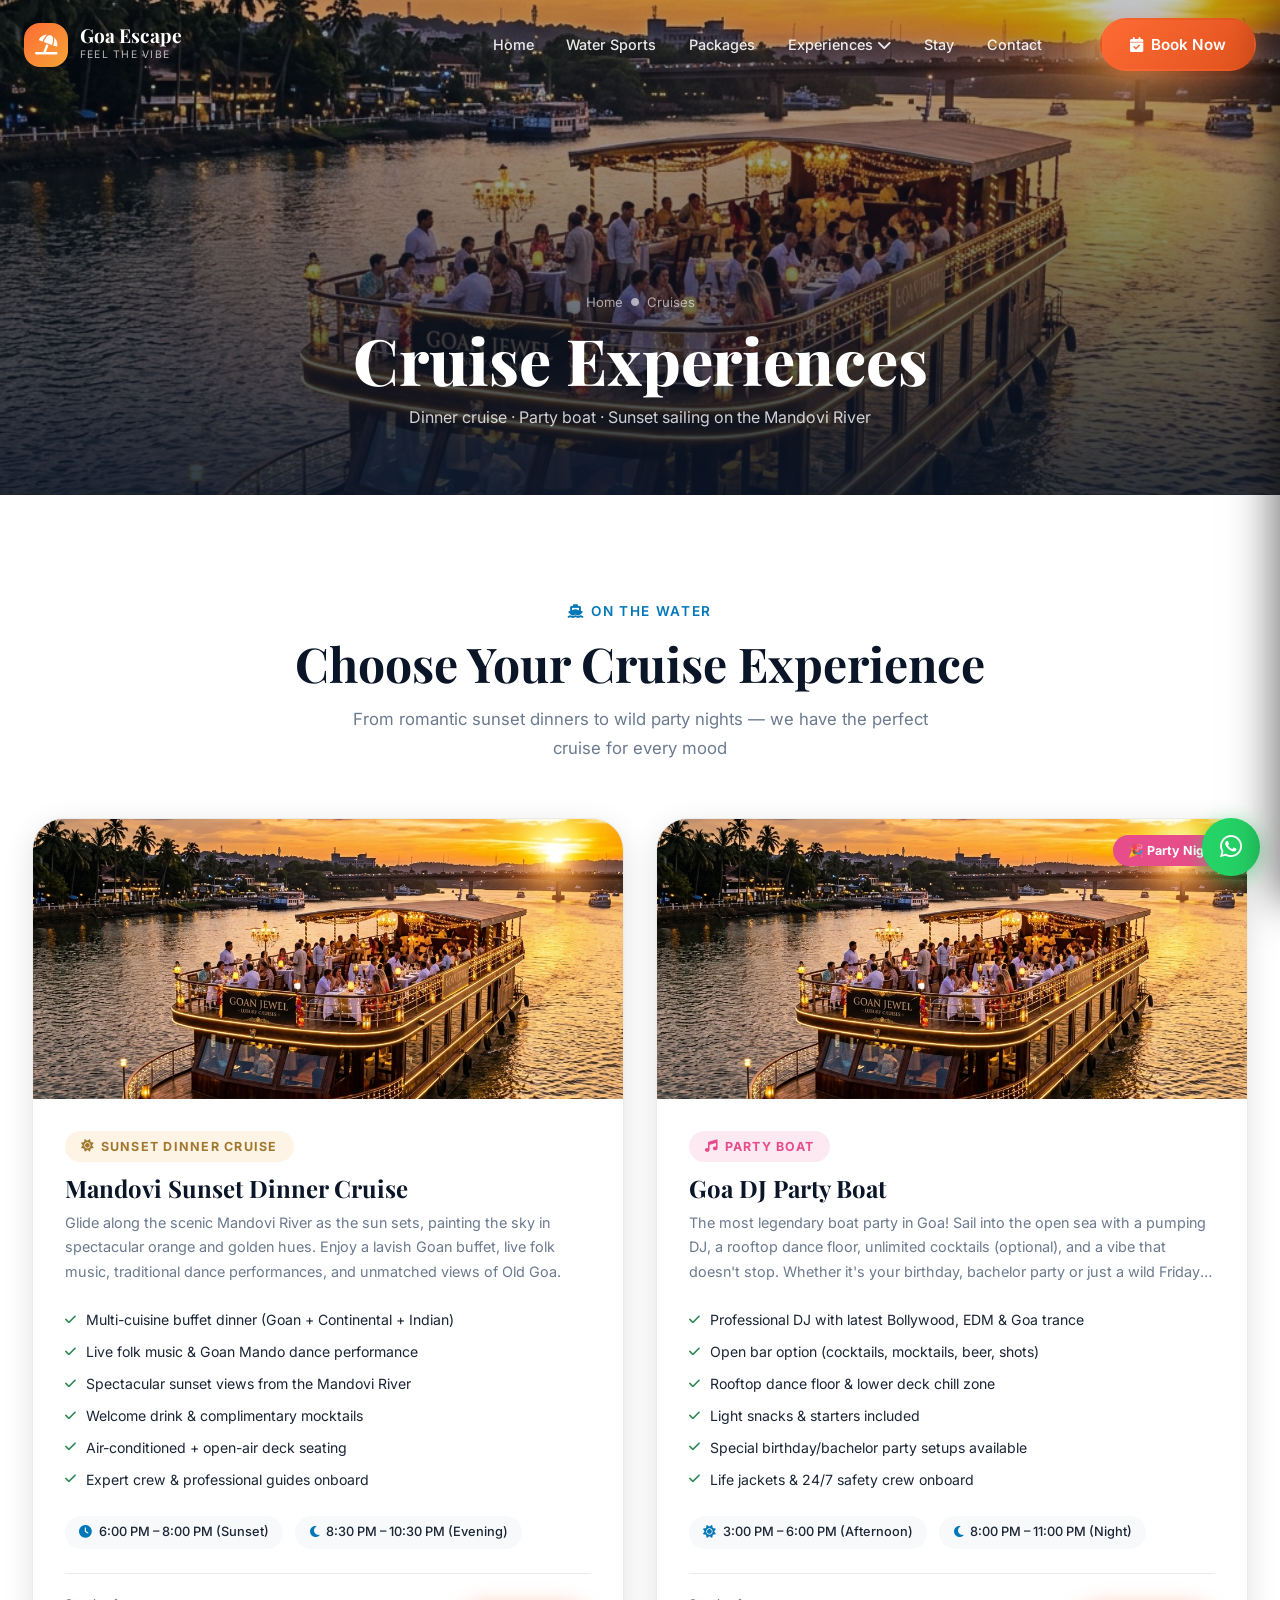
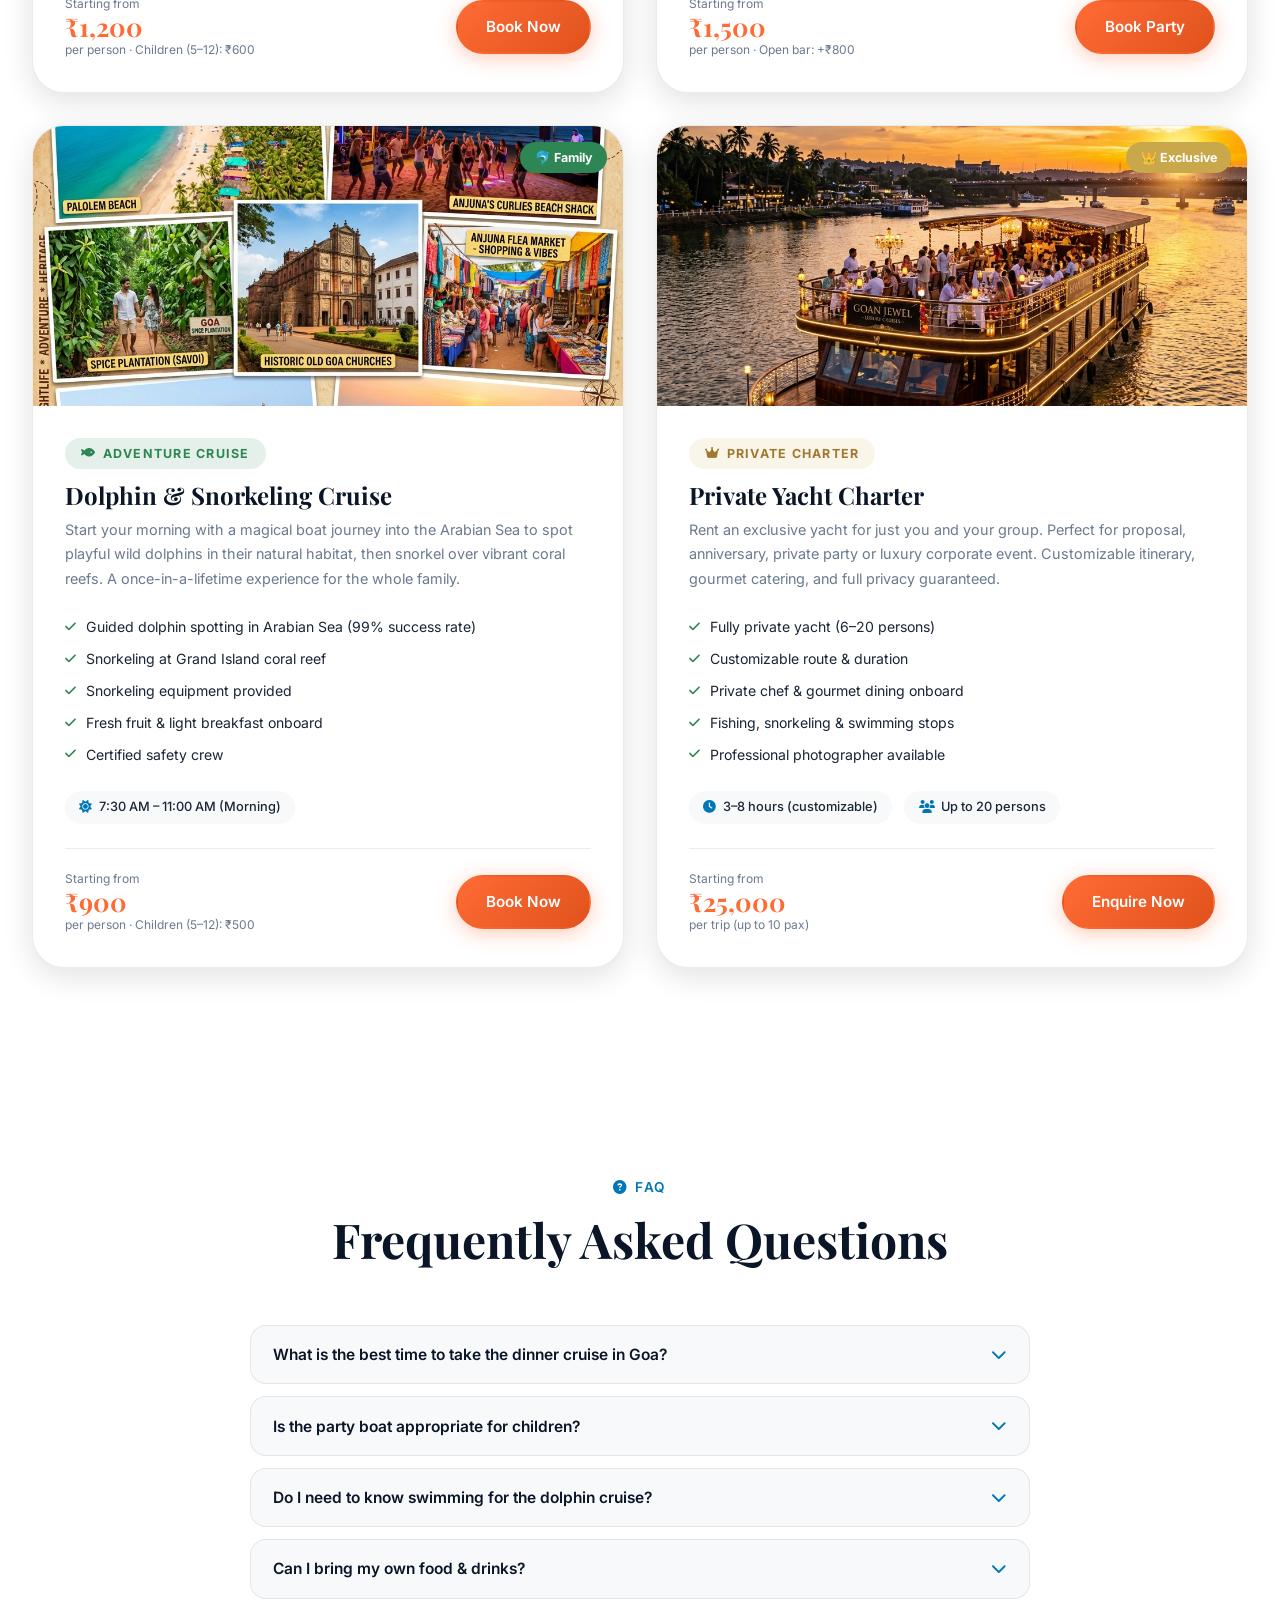
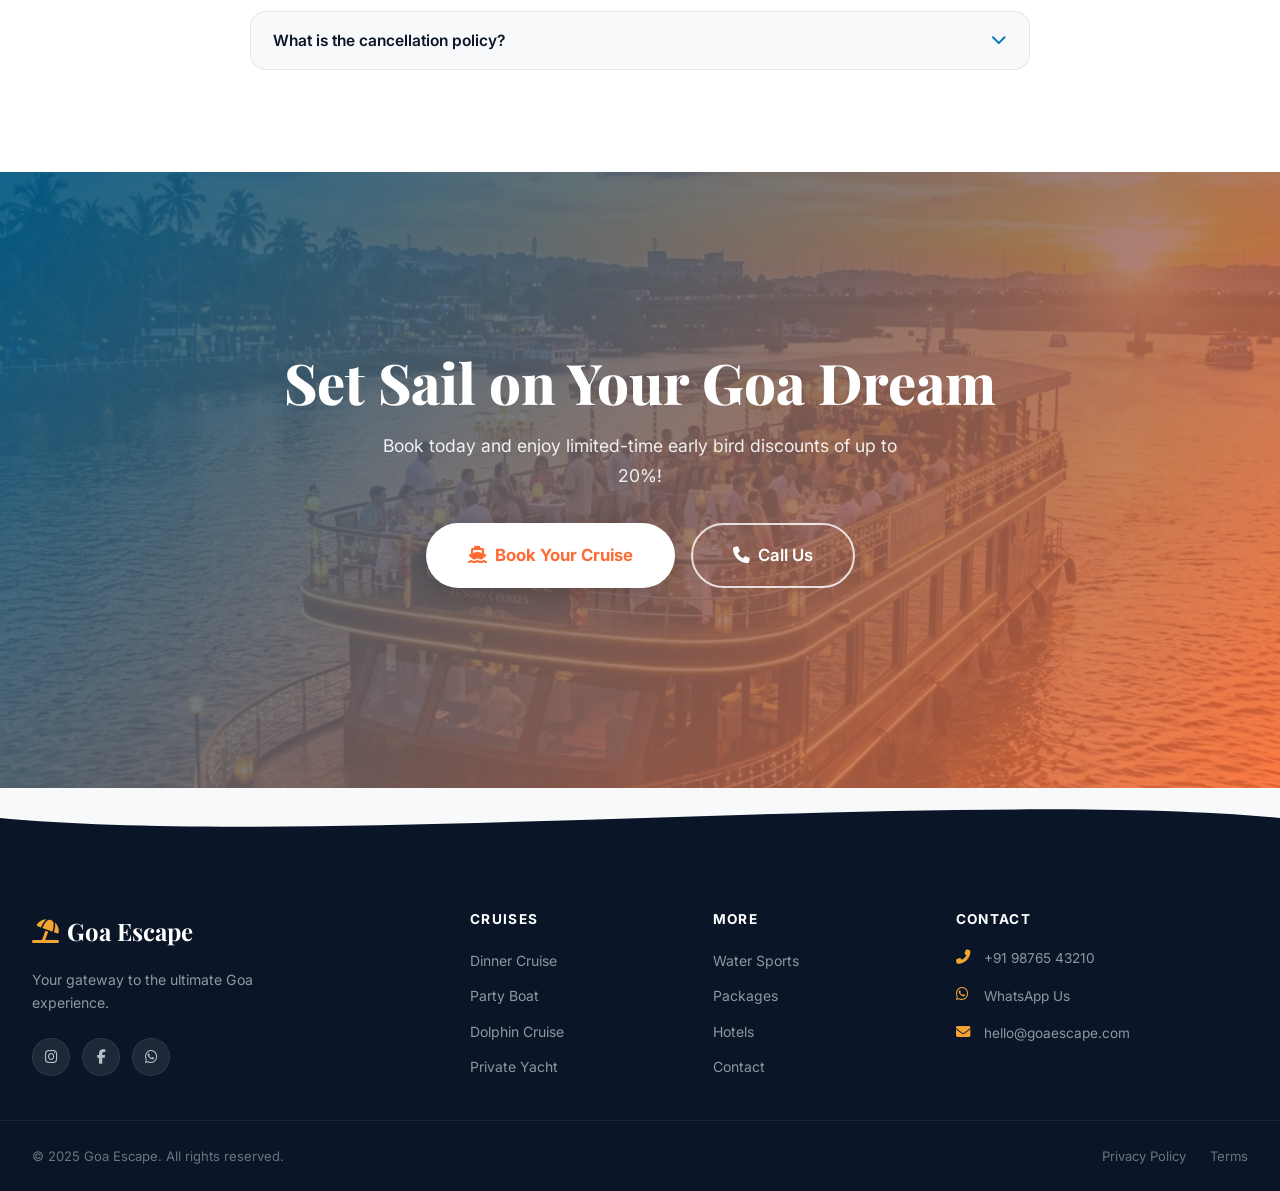
<file: cruises.html>
<!DOCTYPE html>
<html lang="en">

<head>
    <meta charset="UTF-8" />
    <meta name="viewport" content="width=device-width, initial-scale=1.0, viewport-fit=cover" />
    <meta name="theme-color" content="#0a1628" />
    <meta name="apple-mobile-web-app-capable" content="yes" />
    <meta name="apple-mobile-web-app-status-bar-style" content="black-translucent" />
    <meta name="description"
        content="Goa dinner cruise & party boat – experience a magical sunset cruise on Mandovi River with live music, Goan cuisine & folk dance. DJ party boat with unlimited fun!" />
    <meta name="keywords"
        content="dinner cruise Goa, Mandovi river cruise, party boat Goa, Goa sunset cruise, Goa boat party, evening cruise Goa, Goa DJ boat" />
    <title>Dinner Cruise & Party Boat Goa | Sunset River Cruise – Goa Escape</title>
    <link rel="dns-prefetch" href="https://cdnjs.cloudflare.com" />
    <link rel="dns-prefetch" href="https://fonts.googleapis.com" />
    <link rel="preconnect" href="https://fonts.googleapis.com" />
    <link
        href="https://fonts.googleapis.com/css2?family=Playfair+Display:wght@400;600;700;800&family=Inter:wght@300;400;500;600;700&family=Dancing+Script:wght@600;700&display=swap"
        rel="stylesheet" />
    <link rel="stylesheet" href="https://cdnjs.cloudflare.com/ajax/libs/font-awesome/6.5.0/css/all.min.css" />
    <link rel="stylesheet" href="css/style.css" />
    <link rel="stylesheet" href="css/animations.css" />
    <link rel="stylesheet" href="css/responsive.css" />
    <link rel="stylesheet" href="css/pages.css" />
</head>

<body>

    <div id="loader" class="loader">
        <div class="loader-inner">
            <div class="wave-loader"><span></span><span></span><span></span><span></span><span></span></div>
            <p class="loader-text">Goa Escape</p>
        </div>
    </div>

    <nav id="navbar" class="navbar">
        <div class="nav-container">
            <a href="index.html" class="nav-logo"><span class="logo-icon"><i class="fas fa-umbrella-beach"></i></span>
                <div class="logo-text"><span class="logo-main">Goa Escape</span><span class="logo-sub">Feel the
                        Vibe</span></div>
            </a>
            <ul class="nav-links" id="navLinks">
                <li><a href="index.html" class="nav-link">Home</a></li>
                <li><a href="water-sports.html" class="nav-link">Water Sports</a></li>
                <li><a href="packages.html" class="nav-link">Packages</a></li>
                <li class="dropdown"><a href="#" class="nav-link dropdown-toggle active">Experiences <i
                            class="fas fa-chevron-down"></i></a>
                    <ul class="dropdown-menu">
                        <li><a href="cruises.html"><i class="fas fa-ship"></i> Dinner Cruise</a></li>
                        <li><a href="cruises.html#party-boat"><i class="fas fa-music"></i> Party Boat</a></li>
                        <!-- <li><a href="water-sports.html#scuba"><i class="fas fa-fish"></i> Scuba Diving</a></li> -->
                    </ul>
                </li>
                <li><a href="stay.html" class="nav-link">Stay</a></li>
                <li><a href="contact.html" class="nav-link">Contact</a></li>
                <li><a href="contact.html#booking" class="mobile-book-btn"><i class="fas fa-calendar-check"></i> Book
                        Now</a></li>
            </ul>
            <div class="nav-cta"><a href="contact.html#booking" class="btn btn-primary"><i
                        class="fas fa-calendar-check"></i> Book Now</a></div>
            <button class="hamburger" id="hamburger" aria-label="Toggle menu" aria-expanded="false"
                aria-controls="navLinks"><span></span><span></span><span></span></button>
        </div>
    </nav>

    <!-- ===== MOBILE SIDEBAR ===== -->
    <div id="sidebarBackdrop" class="sidebar-backdrop" aria-hidden="true"></div>
    <aside id="mobileSidebar" class="mobile-sidebar" role="dialog" aria-label="Navigation Menu" aria-modal="true">
        <div class="sidebar-header">
            <a href="index.html" class="sidebar-logo">
                <span class="sidebar-logo-icon"><i class="fas fa-umbrella-beach"></i></span>
                <span class="sidebar-logo-text">
                    <span class="sidebar-logo-main">Goa Escape</span>
                    <span class="sidebar-logo-sub">Feel the Vibe</span>
                </span>
            </a>
            <button id="sidebarClose" class="sidebar-close" aria-label="Close menu"><i
                    class="fas fa-times"></i></button>
        </div>
        <div class="sidebar-quick">
            <a href="contact.html#booking" class="sidebar-quick-btn"><i class="fas fa-calendar-check"></i>Book Now</a>
            <a href="tel:+919876543210" class="sidebar-quick-btn"><i class="fas fa-phone"></i>Call Us</a>
            <a href="https://wa.me/919876543210" class="sidebar-quick-btn" target="_blank" rel="noopener"><i
                    class="fab fa-whatsapp"></i>WhatsApp</a>
        </div>
        <p class="sidebar-nav-label">Navigation</p>
        <ul class="sidebar-nav">
            <li><a href="index.html"><span class="sidebar-nav-icon" style="background:rgba(0,119,182,0.18);"><i
                            class="fas fa-home" style="color:#90e0ef;"></i></span> Home</a></li>
            <li><a href="water-sports.html"><span class="sidebar-nav-icon" style="background:rgba(0,119,182,0.18);"><i
                            class="fas fa-water" style="color:#90e0ef;"></i></span> Water Sports</a></li>
            <li><a href="packages.html"><span class="sidebar-nav-icon" style="background:rgba(244,164,53,0.18);"><i
                            class="fas fa-suitcase" style="color:#f4a435;"></i></span> Packages</a></li>
            <li>
                <button id="sidebarExpToggle" class="sidebar-sub-toggle open">
                    <span class="sidebar-nav-icon" style="background:rgba(231,76,139,0.18);"><i class="fas fa-star"
                            style="color:#e74c8b;"></i></span>
                    Experiences <i class="fas fa-chevron-down sidebar-toggle-arrow"></i>
                </button>
                <div id="sidebarExpContent" class="sidebar-sub-content open">
                    <ul class="sidebar-sub">
                        <li><a href="cruises.html" class="active"><i class="fas fa-ship"></i> Dinner Cruise</a></li>
                        <li><a href="cruises.html#party-boat"><i class="fas fa-music"></i> Party Boat</a></li>
                        <li><a href="water-sports.html#scuba"><i class="fas fa-fish"></i> Scuba Diving</a></li>
                    </ul>
                </div>
            </li>
            <li><a href="stay.html"><span class="sidebar-nav-icon" style="background:rgba(45,134,83,0.18);"><i
                            class="fas fa-hotel" style="color:#2d8653;"></i></span> Stay</a></li>
            <li><a href="contact.html"><span class="sidebar-nav-icon" style="background:rgba(255,107,53,0.18);"><i
                            class="fas fa-envelope" style="color:#ff6b35;"></i></span> Contact</a></li>
        </ul>
        <a href="contact.html#booking" class="sidebar-book-btn"><i class="fas fa-calendar-check"></i> Book Your
            Adventure</a>
        <p class="sidebar-nav-label" style="padding-top:0;">Follow Us</p>
        <div class="sidebar-social">
            <a href="#" aria-label="Instagram"><i class="fab fa-instagram"></i></a>
            <a href="#" aria-label="Facebook"><i class="fab fa-facebook-f"></i></a>
            <a href="#" aria-label="YouTube"><i class="fab fa-youtube"></i></a>
            <a href="https://wa.me/919876543210" aria-label="WhatsApp" target="_blank" rel="noopener"><i
                    class="fab fa-whatsapp"></i></a>
        </div>
        <p class="sidebar-footer">&copy; 2025 Goa Escape &bull; hello@goaescape.com</p>
    </aside>

    <!-- Page Hero -->
    <div class="page-hero">
        <div class="page-hero-bg"><img src="images/dinner_cruise.png" alt="Dinner cruise Goa on Mandovi River" />
            <div class="page-hero-overlay"></div>
        </div>
        <div class="page-hero-content">
            <div class="page-breadcrumb"><a href="index.html">Home</a><i class="fas fa-circle"></i><span>Cruises</span>
            </div>
            <h1 class="page-hero-title">Cruise Experiences</h1>
            <p class="page-hero-subtitle">Dinner cruise · Party boat · Sunset sailing on the Mandovi River</p>
        </div>
    </div>

    <!-- Cruise Options -->
    <section class="section" aria-labelledby="cruise-heading">
        <div class="container">
            <div class="section-header">
                <p class="section-eyebrow"><i class="fas fa-ship"></i> On The Water</p>
                <h2 id="cruise-heading" class="section-title">Choose Your Cruise Experience</h2>
                <p class="section-subtitle">From romantic sunset dinners to wild party nights — we have the perfect
                    cruise for every mood</p>
            </div>

            <div class="cruise-grid">

                <!-- Sunset Dinner Cruise -->
                <article class="cruise-card" id="dinner-cruise">
                    <div style="overflow:hidden; height:280px;"><img src="images/dinner_cruise.png"
                            alt="Sunset dinner cruise on Mandovi River Goa" class="cruise-img" loading="lazy" /></div>
                    <div class="cruise-body">
                        <div class="cruise-type cruise-type-sunset"><i class="fas fa-sun"></i> Sunset Dinner Cruise
                        </div>
                        <h2 class="cruise-title">Mandovi Sunset Dinner Cruise</h2>
                        <p class="cruise-desc">Glide along the scenic Mandovi River as the sun sets, painting the sky in
                            spectacular orange and golden hues. Enjoy a lavish Goan buffet, live folk music, traditional
                            dance performances, and unmatched views of Old Goa.</p>
                        <ul class="cruise-highlights">
                            <li><i class="fas fa-check"></i> Multi-cuisine buffet dinner (Goan + Continental + Indian)
                            </li>
                            <li><i class="fas fa-check"></i> Live folk music & Goan Mando dance performance</li>
                            <li><i class="fas fa-check"></i> Spectacular sunset views from the Mandovi River</li>
                            <li><i class="fas fa-check"></i> Welcome drink & complimentary mocktails</li>
                            <li><i class="fas fa-check"></i> Air-conditioned + open-air deck seating</li>
                            <li><i class="fas fa-check"></i> Expert crew & professional guides onboard</li>
                        </ul>
                        <div class="cruise-slots">
                            <span class="slot-badge"><i class="fas fa-clock"></i> 6:00 PM – 8:00 PM (Sunset)</span>
                            <span class="slot-badge"><i class="fas fa-moon"></i> 8:30 PM – 10:30 PM (Evening)</span>
                        </div>
                        <div class="cruise-footer">
                            <div class="cruise-price">
                                <span class="cp-label">Starting from</span>
                                <span class="cp-amount">₹1,200</span>
                                <span class="cp-per">per person · Children (5–12): ₹600</span>
                            </div>
                            <a href="contact.html#booking" class="btn btn-primary">Book Now</a>
                        </div>
                    </div>
                </article>

                <!-- Party Boat -->
                <article class="cruise-card" id="party-boat">
                    <div style="overflow:hidden; height:280px; position:relative;">
                        <img src="images/dinner_cruise.png" alt="DJ Party Boat in Goa at night" class="cruise-img"
                            loading="lazy" />
                        <div
                            style="position:absolute; top:1rem; right:1rem; background:var(--pink); color:white; font-size:0.78rem; font-weight:700; padding:0.3rem 0.9rem; border-radius:999px;">
                            🎉 Party Night</div>
                    </div>
                    <div class="cruise-body">
                        <div class="cruise-type cruise-type-party"><i class="fas fa-music"></i> Party Boat</div>
                        <h2 class="cruise-title">Goa DJ Party Boat</h2>
                        <p class="cruise-desc">The most legendary boat party in Goa! Sail into the open sea with a
                            pumping DJ, a rooftop dance floor, unlimited cocktails (optional), and a vibe that doesn't
                            stop. Whether it's your birthday, bachelor party or just a wild Friday night — this is THE
                            experience!</p>
                        <ul class="cruise-highlights">
                            <li><i class="fas fa-check"></i> Professional DJ with latest Bollywood, EDM & Goa trance
                            </li>
                            <li><i class="fas fa-check"></i> Open bar option (cocktails, mocktails, beer, shots)</li>
                            <li><i class="fas fa-check"></i> Rooftop dance floor & lower deck chill zone</li>
                            <li><i class="fas fa-check"></i> Light snacks & starters included</li>
                            <li><i class="fas fa-check"></i> Special birthday/bachelor party setups available</li>
                            <li><i class="fas fa-check"></i> Life jackets & 24/7 safety crew onboard</li>
                        </ul>
                        <div class="cruise-slots">
                            <span class="slot-badge"><i class="fas fa-sun"></i> 3:00 PM – 6:00 PM (Afternoon)</span>
                            <span class="slot-badge"><i class="fas fa-moon"></i> 8:00 PM – 11:00 PM (Night)</span>
                        </div>
                        <div class="cruise-footer">
                            <div class="cruise-price">
                                <span class="cp-label">Starting from</span>
                                <span class="cp-amount">₹1,500</span>
                                <span class="cp-per">per person · Open bar: +₹800</span>
                            </div>
                            <a href="contact.html#booking" class="btn btn-primary">Book Party</a>
                        </div>
                    </div>
                </article>

                <!-- Dolphin + Snorkeling Cruise -->
                <article class="cruise-card" id="dolphin-cruise">
                    <div style="overflow:hidden; height:280px; position:relative;">
                        <img src="images/packages_collage.png" alt="Dolphin spotting and snorkeling cruise Goa"
                            class="cruise-img" loading="lazy" />
                        <div
                            style="position:absolute; top:1rem; right:1rem; background:var(--green); color:white; font-size:0.78rem; font-weight:700; padding:0.3rem 0.9rem; border-radius:999px;">
                            🐬 Family</div>
                    </div>
                    <div class="cruise-body">
                        <div class="cruise-type" style="background: rgba(45,134,83,0.12); color: var(--green);"><i
                                class="fas fa-fish"></i> Adventure Cruise</div>
                        <h2 class="cruise-title">Dolphin & Snorkeling Cruise</h2>
                        <p class="cruise-desc">Start your morning with a magical boat journey into the Arabian Sea to
                            spot playful wild dolphins in their natural habitat, then snorkel over vibrant coral reefs.
                            A once-in-a-lifetime experience for the whole family.</p>
                        <ul class="cruise-highlights">
                            <li><i class="fas fa-check"></i> Guided dolphin spotting in Arabian Sea (99% success rate)
                            </li>
                            <li><i class="fas fa-check"></i> Snorkeling at Grand Island coral reef</li>
                            <li><i class="fas fa-check"></i> Snorkeling equipment provided</li>
                            <li><i class="fas fa-check"></i> Fresh fruit & light breakfast onboard</li>
                            <li><i class="fas fa-check"></i> Certified safety crew</li>
                        </ul>
                        <div class="cruise-slots">
                            <span class="slot-badge"><i class="fas fa-sun"></i> 7:30 AM – 11:00 AM (Morning)</span>
                        </div>
                        <div class="cruise-footer">
                            <div class="cruise-price">
                                <span class="cp-label">Starting from</span>
                                <span class="cp-amount">₹900</span>
                                <span class="cp-per">per person · Children (5–12): ₹500</span>
                            </div>
                            <a href="contact.html#booking" class="btn btn-primary">Book Now</a>
                        </div>
                    </div>
                </article>

                <!-- Private Yacht -->
                <article class="cruise-card" id="private-yacht">
                    <div style="overflow:hidden; height:280px; position:relative;">
                        <img src="images/dinner_cruise.png" alt="Private yacht charter in Goa" class="cruise-img"
                            loading="lazy" />
                        <div
                            style="position:absolute; top:1rem; right:1rem; background: #c9a84c; color:white; font-size:0.78rem; font-weight:700; padding:0.3rem 0.9rem; border-radius:999px;">
                            👑 Exclusive</div>
                    </div>
                    <div class="cruise-body">
                        <div class="cruise-type" style="background: rgba(201,168,76,0.12); color: #a07830;"><i
                                class="fas fa-crown"></i> Private Charter</div>
                        <h2 class="cruise-title">Private Yacht Charter</h2>
                        <p class="cruise-desc">Rent an exclusive yacht for just you and your group. Perfect for
                            proposal, anniversary, private party or luxury corporate event. Customizable itinerary,
                            gourmet catering, and full privacy guaranteed.</p>
                        <ul class="cruise-highlights">
                            <li><i class="fas fa-check"></i> Fully private yacht (6–20 persons)</li>
                            <li><i class="fas fa-check"></i> Customizable route & duration</li>
                            <li><i class="fas fa-check"></i> Private chef & gourmet dining onboard</li>
                            <li><i class="fas fa-check"></i> Fishing, snorkeling & swimming stops</li>
                            <li><i class="fas fa-check"></i> Professional photographer available</li>
                        </ul>
                        <div class="cruise-slots">
                            <span class="slot-badge"><i class="fas fa-clock"></i> 3–8 hours (customizable)</span>
                            <span class="slot-badge"><i class="fas fa-users"></i> Up to 20 persons</span>
                        </div>
                        <div class="cruise-footer">
                            <div class="cruise-price">
                                <span class="cp-label">Starting from</span>
                                <span class="cp-amount">₹25,000</span>
                                <span class="cp-per">per trip (up to 10 pax)</span>
                            </div>
                            <a href="contact.html#booking" class="btn btn-primary">Enquire Now</a>
                        </div>
                    </div>
                </article>

            </div>
        </div>
    </section>

    <!-- FAQ -->
    <section class="section faq-section" aria-labelledby="faq-heading">
        <div class="container">
            <div class="section-header">
                <p class="section-eyebrow"><i class="fas fa-question-circle"></i> FAQ</p>
                <h2 id="faq-heading" class="section-title">Frequently Asked Questions</h2>
            </div>
            <div class="faq-list">
                <div class="faq-item">
                    <button class="faq-question">What is the best time to take the dinner cruise in Goa? <i
                            class="fas fa-chevron-down"></i></button>
                    <div class="faq-answer">The sunset dinner cruise (6:00 PM) is most popular as you get to watch the
                        stunning Goa sunset from the river. The season runs from October to May, though cruises operate
                        year-round.</div>
                </div>
                <div class="faq-item">
                    <button class="faq-question">Is the party boat appropriate for children? <i
                            class="fas fa-chevron-down"></i></button>
                    <div class="faq-answer">The afternoon party boat (3 PM) is family-friendly. The night party boat (8
                        PM) is adults only (18+). Please mention if you're bringing children when booking so we can
                        recommend the best option.</div>
                </div>
                <div class="faq-item">
                    <button class="faq-question">Do I need to know swimming for the dolphin cruise? <i
                            class="fas fa-chevron-down"></i></button>
                    <div class="faq-answer">No swimming ability is required. Life jackets are provided to all
                        passengers. Non-swimmers can still participate in snorkeling with our guided support.</div>
                </div>
                <div class="faq-item">
                    <button class="faq-question">Can I bring my own food & drinks? <i
                            class="fas fa-chevron-down"></i></button>
                    <div class="faq-answer">Outside food is generally not allowed as meals are included in the package.
                        For private yacht charters, we can accommodate special dietary requests in advance through our
                        chef.</div>
                </div>
                <div class="faq-item">
                    <button class="faq-question">What is the cancellation policy? <i
                            class="fas fa-chevron-down"></i></button>
                    <div class="faq-answer">Free cancellation up to 48 hours before departure for a full refund.
                        Cancellations within 48 hours will receive 50% refund. No refund for no-shows. In case of bad
                        weather, we reschedule at no charge.</div>
                </div>
            </div>
        </div>
    </section>

    <!-- CTA -->
    <section class="cta-banner section" style="padding: 5rem 0;">
        <div class="cta-bg"><img src="images/dinner_cruise.png" alt="" class="cta-bg-img" aria-hidden="true" />
            <div class="cta-overlay"></div>
        </div>
        <div class="container">
            <div class="cta-content">
                <h2 class="cta-title">Set Sail on Your Goa Dream</h2>
                <p class="cta-desc">Book today and enjoy limited-time early bird discounts of up to 20%!</p>
                <div class="cta-actions">
                    <a href="contact.html#booking" class="btn btn-white btn-lg"><i class="fas fa-ship"></i> Book Your
                        Cruise</a>
                    <a href="tel:+919876543210" class="btn btn-outline-white btn-lg"><i class="fas fa-phone"></i> Call
                        Us</a>
                </div>
            </div>
        </div>
    </section>

    <!-- Footer -->
    <footer class="footer">
        <div class="footer-wave"><svg viewBox="0 0 1440 60" preserveAspectRatio="none">
                <path d="M0,30 C360,60 1080,0 1440,30 L1440,60 L0,60 Z" fill="#0a1628" />
            </svg></div>
        <div class="footer-top">
            <div class="container">
                <div class="footer-grid">
                    <div class="footer-col footer-brand"><a href="index.html" class="footer-logo"><i
                                class="fas fa-umbrella-beach"></i> Goa Escape</a>
                        <p class="footer-tagline">Your gateway to the ultimate Goa experience.</p>
                        <div class="social-links"><a href="#" class="social-link" aria-label="Instagram"><i
                                    class="fab fa-instagram"></i></a><a href="#" class="social-link"
                                aria-label="Facebook"><i class="fab fa-facebook-f"></i></a><a href="#"
                                class="social-link" aria-label="WhatsApp"><i class="fab fa-whatsapp"></i></a></div>
                    </div>
                    <div class="footer-col">
                        <h4 class="footer-heading">Cruises</h4>
                        <ul class="footer-links">
                            <li><a href="#dinner-cruise">Dinner Cruise</a></li>
                            <li><a href="#party-boat">Party Boat</a></li>
                            <li><a href="#dolphin-cruise">Dolphin Cruise</a></li>
                            <li><a href="#private-yacht">Private Yacht</a></li>
                        </ul>
                    </div>
                    <div class="footer-col">
                        <h4 class="footer-heading">More</h4>
                        <ul class="footer-links">
                            <li><a href="water-sports.html">Water Sports</a></li>
                            <li><a href="packages.html">Packages</a></li>
                            <li><a href="stay.html">Hotels</a></li>
                            <li><a href="contact.html">Contact</a></li>
                        </ul>
                    </div>
                    <div class="footer-col">
                        <h4 class="footer-heading">Contact</h4>
                        <ul class="footer-contact">
                            <li><i class="fas fa-phone-alt"></i><a href="tel:+919876543210">+91 98765 43210</a></li>
                            <li><i class="fab fa-whatsapp"></i><a href="https://wa.me/919876543210">WhatsApp Us</a></li>
                            <li><i class="fas fa-envelope"></i><a
                                    href="mailto:hello@goaescape.com">hello@goaescape.com</a></li>
                        </ul>
                    </div>
                </div>
            </div>
        </div>
        <div class="footer-bottom">
            <div class="container">
                <p>&copy; 2025 Goa Escape. All rights reserved.</p>
                <div class="footer-bottom-links"><a href="#">Privacy Policy</a><a href="#">Terms</a></div>
            </div>
        </div>
    </footer>

    <a href="https://wa.me/919876543210" class="whatsapp-float" target="_blank" rel="noopener noreferrer"
        aria-label="WhatsApp"><i class="fab fa-whatsapp"></i><span class="whatsapp-tooltip">Chat on WhatsApp!</span></a>
    <button class="back-to-top" id="backToTop" aria-label="Back to top"><i class="fas fa-chevron-up"></i></button>
    <script src="js/main.js"></script>
    <script src="js/perf.js" defer></script>
</body>

</html>
</file>
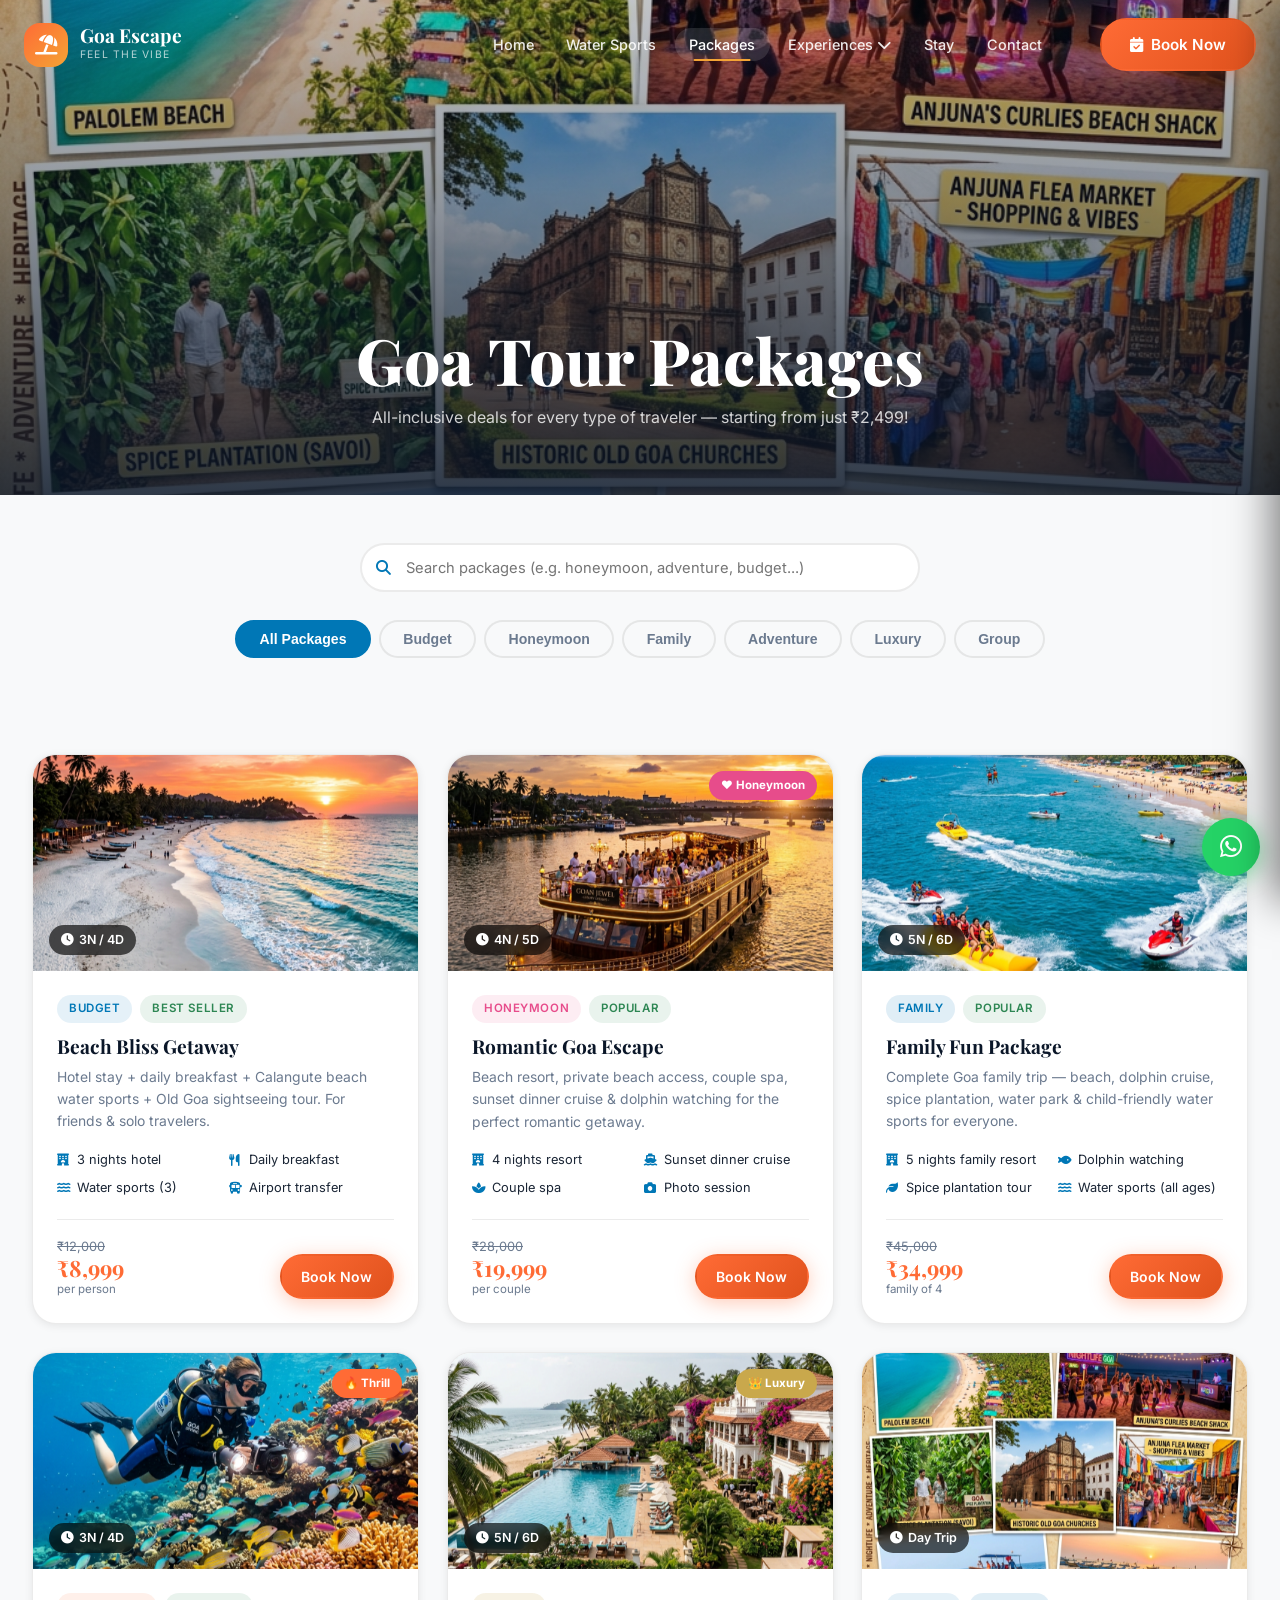
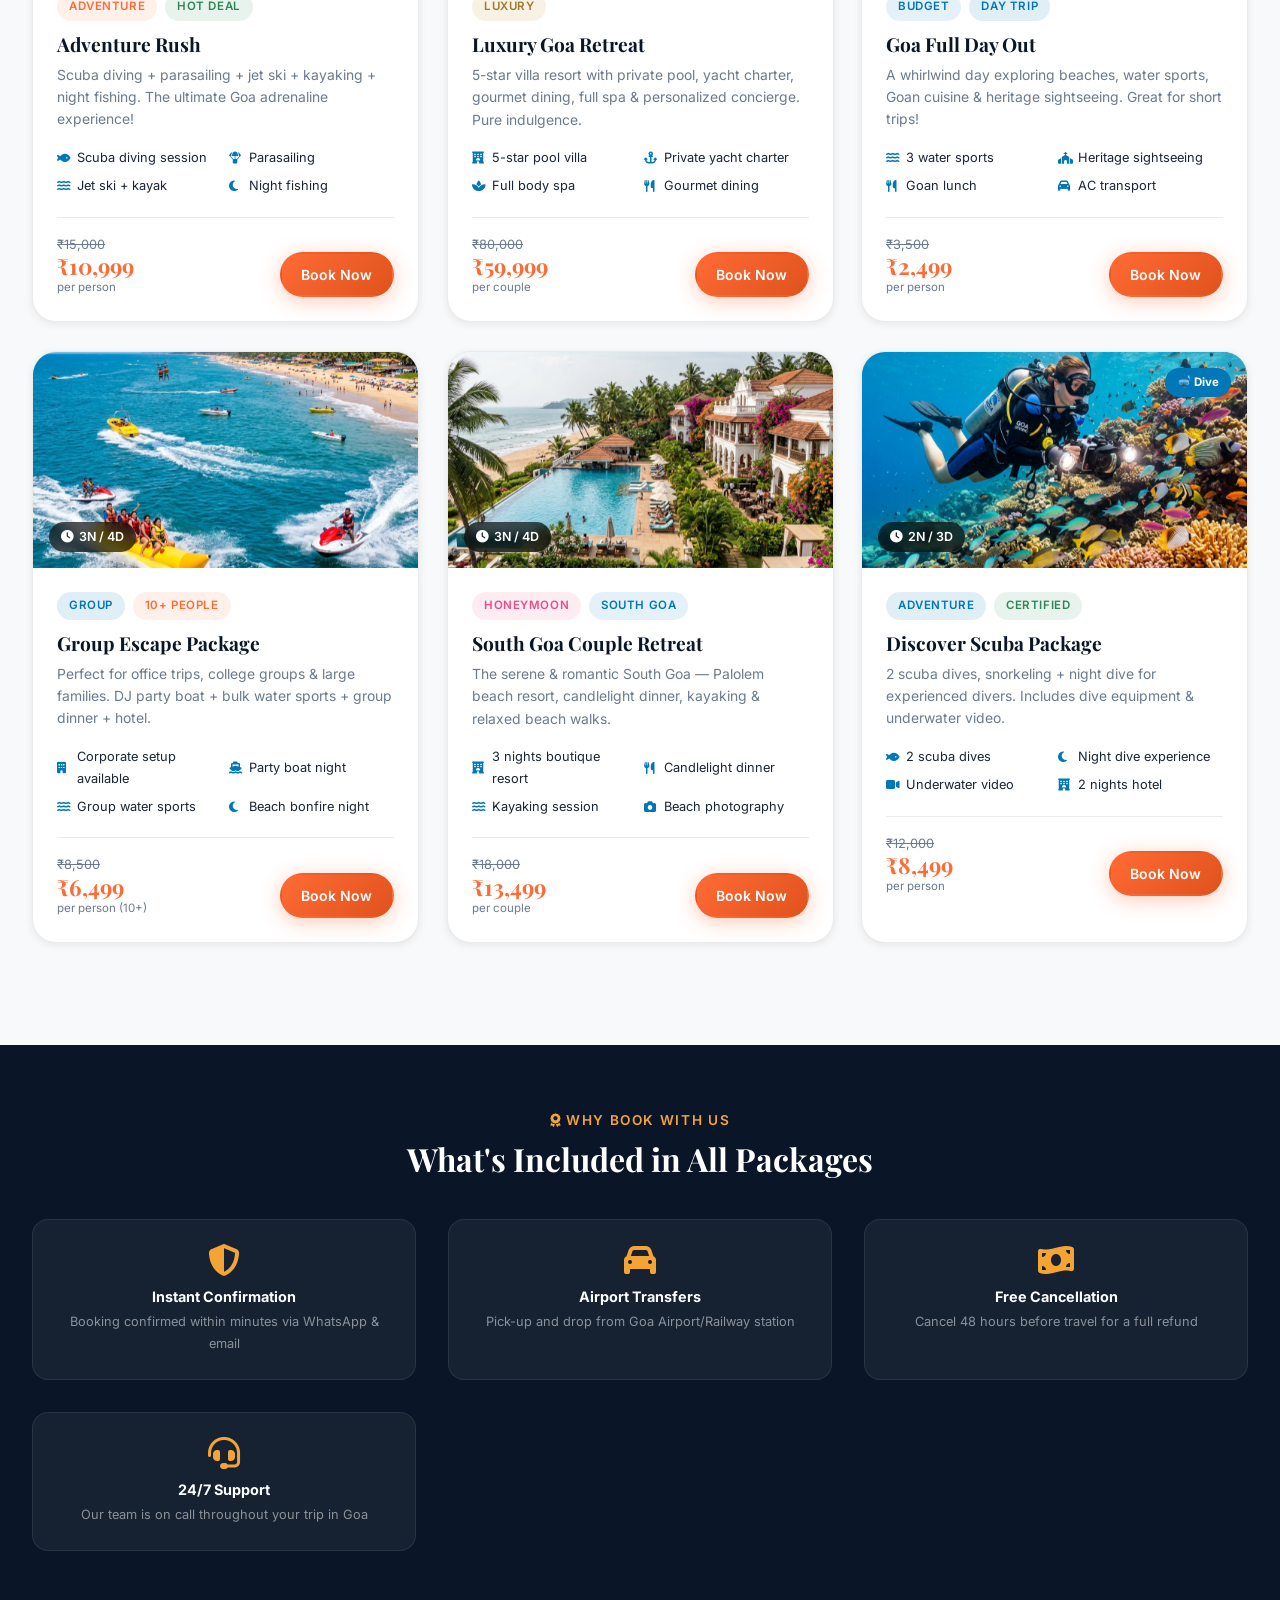
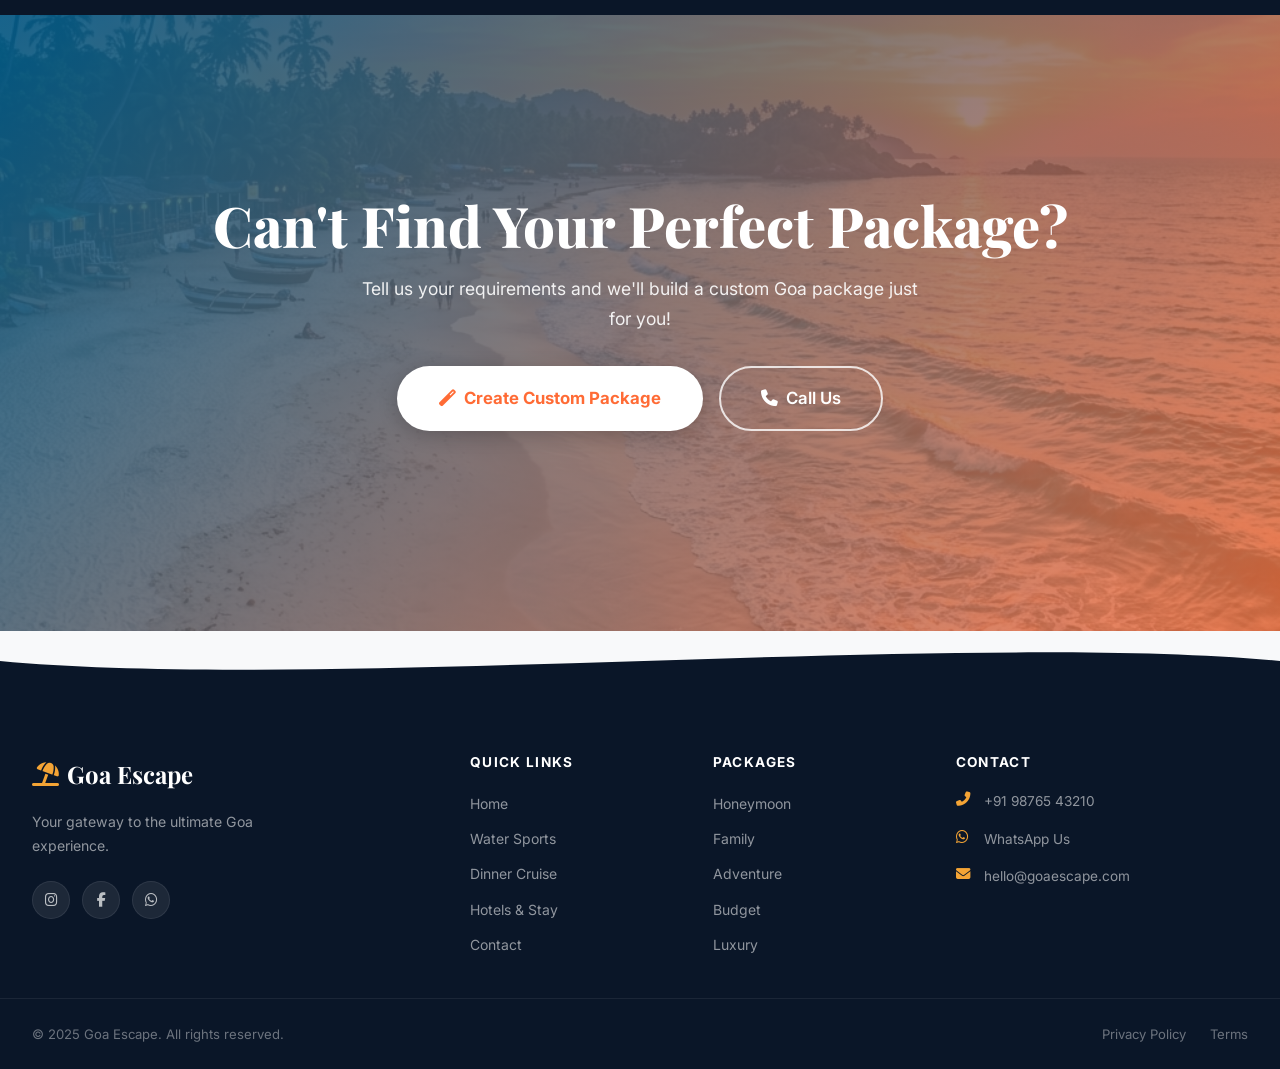
<file: packages.html>
<!DOCTYPE html>
<html lang="en">

<head>
    <meta charset="UTF-8" />
    <meta name="viewport" content="width=device-width, initial-scale=1.0, viewport-fit=cover" />
    <meta name="theme-color" content="#0a1628" />
    <meta name="apple-mobile-web-app-capable" content="yes" />
    <meta name="apple-mobile-web-app-status-bar-style" content="black-translucent" />
    <meta name="description"
        content="Book complete Goa tour packages – honeymoon, family, adventure, budget & luxury packages. All-inclusive Goa trip packages with hotels, water sports, sightseeing & transfers." />
    <meta name="keywords"
        content="Goa tour packages, Goa holiday packages, honeymoon package Goa, family trip Goa, budget Goa package, luxury Goa package, Goa adventure package, complete Goa trip" />
    <title>Goa Tour Packages 2025 | Honeymoon, Family, Adventure & Luxury – Goa Escape</title>
    <link rel="dns-prefetch" href="https://cdnjs.cloudflare.com" />
    <link rel="dns-prefetch" href="https://fonts.googleapis.com" />
    <link rel="preconnect" href="https://fonts.googleapis.com" />
    <link
        href="https://fonts.googleapis.com/css2?family=Playfair+Display:wght@400;600;700;800&family=Inter:wght@300;400;500;600;700&family=Dancing+Script:wght@600;700&display=swap"
        rel="stylesheet" />
    <link rel="stylesheet" href="https://cdnjs.cloudflare.com/ajax/libs/font-awesome/6.5.0/css/all.min.css" />
    <link rel="stylesheet" href="css/style.css" />
    <link rel="stylesheet" href="css/animations.css" />
    <link rel="stylesheet" href="css/responsive.css" />
    <link rel="stylesheet" href="css/pages.css" />
</head>

<body>

    <div id="loader" class="loader">
        <div class="loader-inner">
            <div class="wave-loader"><span></span><span></span><span></span><span></span><span></span></div>
            <p class="loader-text">Goa Escape</p>
        </div>
    </div>

    <nav id="navbar" class="navbar">
        <div class="nav-container">
            <a href="index.html" class="nav-logo">
                <span class="logo-icon"><i class="fas fa-umbrella-beach"></i></span>
                <div class="logo-text"><span class="logo-main">Goa Escape</span><span class="logo-sub">Feel the
                        Vibe</span></div>
            </a>
            <ul class="nav-links" id="navLinks">
                <li><a href="index.html" class="nav-link">Home</a></li>
                <li><a href="water-sports.html" class="nav-link">Water Sports</a></li>
                <li><a href="packages.html" class="nav-link active">Packages</a></li>
                <li class="dropdown">
                    <a href="#" class="nav-link dropdown-toggle">Experiences <i class="fas fa-chevron-down"></i></a>
                    <ul class="dropdown-menu">
                        <li><a href="cruises.html"><i class="fas fa-ship"></i> Dinner Cruise</a></li>
                        <li><a href="cruises.html#party-boat"><i class="fas fa-music"></i> Party Boat</a></li>
                    </ul>
                </li>
                <li><a href="stay.html" class="nav-link">Stay</a></li>
                <li><a href="contact.html" class="nav-link">Contact</a></li>
                <li><a href="contact.html#booking" class="mobile-book-btn"><i class="fas fa-calendar-check"></i> Book
                        Now</a></li>
            </ul>
            <div class="nav-cta"><a href="contact.html#booking" class="btn btn-primary"><i
                        class="fas fa-calendar-check"></i> Book Now</a></div>
            <button class="hamburger" id="hamburger" aria-label="Toggle menu" aria-expanded="false"
                aria-controls="navLinks"><span></span><span></span><span></span></button>
        </div>
    </nav>

    <!-- ===== MOBILE SIDEBAR ===== -->
    <div id="sidebarBackdrop" class="sidebar-backdrop" aria-hidden="true"></div>
    <aside id="mobileSidebar" class="mobile-sidebar" role="dialog" aria-label="Navigation Menu" aria-modal="true">
        <div class="sidebar-header">
            <a href="index.html" class="sidebar-logo">
                <span class="sidebar-logo-icon"><i class="fas fa-umbrella-beach"></i></span>
                <span class="sidebar-logo-text">
                    <span class="sidebar-logo-main">Goa Escape</span>
                    <span class="sidebar-logo-sub">Feel the Vibe</span>
                </span>
            </a>
            <button id="sidebarClose" class="sidebar-close" aria-label="Close menu"><i
                    class="fas fa-times"></i></button>
        </div>
        <div class="sidebar-quick">
            <a href="contact.html#booking" class="sidebar-quick-btn"><i class="fas fa-calendar-check"></i>Book Now</a>
            <a href="tel:+919876543210" class="sidebar-quick-btn"><i class="fas fa-phone"></i>Call Us</a>
            <a href="https://wa.me/919876543210" class="sidebar-quick-btn" target="_blank" rel="noopener"><i
                    class="fab fa-whatsapp"></i>WhatsApp</a>
        </div>
        <p class="sidebar-nav-label">Navigation</p>
        <ul class="sidebar-nav">
            <li><a href="index.html"><span class="sidebar-nav-icon" style="background:rgba(0,119,182,0.18);"><i
                            class="fas fa-home" style="color:#90e0ef;"></i></span> Home</a></li>
            <li><a href="water-sports.html"><span class="sidebar-nav-icon" style="background:rgba(0,119,182,0.18);"><i
                            class="fas fa-water" style="color:#90e0ef;"></i></span> Water Sports</a></li>
            <li><a href="packages.html" class="active"><span class="sidebar-nav-icon"
                        style="background:rgba(244,164,53,0.18);"><i class="fas fa-suitcase"
                            style="color:#f4a435;"></i></span> Packages</a></li>
            <li>
                <button id="sidebarExpToggle" class="sidebar-sub-toggle">
                    <span class="sidebar-nav-icon" style="background:rgba(231,76,139,0.18);"><i class="fas fa-star"
                            style="color:#e74c8b;"></i></span>
                    Experiences <i class="fas fa-chevron-down sidebar-toggle-arrow"></i>
                </button>
                <div id="sidebarExpContent" class="sidebar-sub-content">
                    <ul class="sidebar-sub">
                        <li><a href="cruises.html"><i class="fas fa-ship"></i> Dinner Cruise</a></li>
                        <li><a href="cruises.html#party-boat"><i class="fas fa-music"></i> Party Boat</a></li>
                    </ul>
                </div>
            </li>
            <li><a href="stay.html"><span class="sidebar-nav-icon" style="background:rgba(45,134,83,0.18);"><i
                            class="fas fa-hotel" style="color:#2d8653;"></i></span> Stay</a></li>
            <li><a href="contact.html"><span class="sidebar-nav-icon" style="background:rgba(255,107,53,0.18);"><i
                            class="fas fa-envelope" style="color:#ff6b35;"></i></span> Contact</a></li>
        </ul>
        <a href="contact.html#booking" class="sidebar-book-btn"><i class="fas fa-calendar-check"></i> Book Your
            Adventure</a>
        <p class="sidebar-nav-label" style="padding-top:0;">Follow Us</p>
        <div class="sidebar-social">
            <a href="#" aria-label="Instagram"><i class="fab fa-instagram"></i></a>
            <a href="#" aria-label="Facebook"><i class="fab fa-facebook-f"></i></a>
            <a href="#" aria-label="YouTube"><i class="fab fa-youtube"></i></a>
            <a href="https://wa.me/919876543210" aria-label="WhatsApp" target="_blank" rel="noopener"><i
                    class="fab fa-whatsapp"></i></a>
        </div>
        <p class="sidebar-footer">&copy; 2025 Goa Escape &bull; hello@goaescape.com</p>
    </aside>

    <!-- Page Hero -->
    <div class="page-hero">
        <div class="page-hero-bg">
            <img src="images/packages_collage.png" alt="Goa tour packages" />
            <div class="page-hero-overlay"></div>
        </div>
        <div class="page-hero-content">
            
            <h1 class="page-hero-title">Goa Tour Packages</h1>
            <p class="page-hero-subtitle">All-inclusive deals for every type of traveler — starting from just ₹2,499!
            </p>
        </div>
    </div>

    <!-- Search + Filter -->
    <section style="background: var(--off-white); padding: 3rem 0 1rem;">
        <div class="container">
            <!-- Search -->
            <div style="max-width: 560px; margin: 0 auto 1.75rem; position: relative;">
                <i class="fas fa-search"
                    style="position:absolute; left:1rem; top:50%; transform:translateY(-50%); color:var(--primary); font-size:0.95rem;"></i>
                <input type="text" id="pkgSearchInput"
                    placeholder="Search packages (e.g. honeymoon, adventure, budget...)"
                    style="width:100%; padding:0.85rem 1rem 0.85rem 2.75rem; border:2px solid var(--border); border-radius:var(--radius-full); font-family:var(--font-body); font-size:0.92rem; outline:none; transition:border-color 0.3s;"
                    onfocus="this.style.borderColor='var(--primary)'" onblur="this.style.borderColor='var(--border)'" />
            </div>

            <!-- Tabs -->
            <div class="pkg-tabs">
                <button class="pkg-tab active" data-filter="all">All Packages</button>
                <button class="pkg-tab" data-filter="budget">Budget</button>
                <button class="pkg-tab" data-filter="honeymoon">Honeymoon</button>
                <button class="pkg-tab" data-filter="family">Family</button>
                <button class="pkg-tab" data-filter="adventure">Adventure</button>
                <button class="pkg-tab" data-filter="luxury">Luxury</button>
                <button class="pkg-tab" data-filter="group">Group</button>
            </div>
        </div>
    </section>

    <!-- Packages Grid -->
    <section class="section" style="background: var(--off-white); padding-top: 2rem;" aria-labelledby="pkg-heading">
        <div class="container">
            <div class="packages-grid" id="packagesGrid">

                <article class="pkg-card" data-category="budget" id="beach-bliss">
                    <div class="pkg-img-wrap"><img src="images/hero_beach.png" alt="Beach Bliss Budget Goa Package"
                            class="pkg-img" loading="lazy" />
                        <div class="pkg-duration"><i class="fas fa-clock"></i> 3N / 4D</div>
                    </div>
                    <div class="pkg-body">
                        <div class="pkg-tags"><span class="pkg-tag">Budget</span><span
                                class="pkg-tag pkg-tag-green">Best Seller</span></div>
                        <h3 class="pkg-title">Beach Bliss Getaway</h3>
                        <p class="pkg-desc">Hotel stay + daily breakfast + Calangute beach water sports + Old Goa
                            sightseeing tour. For friends & solo travelers.</p>
                        <ul class="pkg-includes">
                            <li><i class="fas fa-hotel"></i> 3 nights hotel</li>
                            <li><i class="fas fa-utensils"></i> Daily breakfast</li>
                            <li><i class="fas fa-water"></i> Water sports (3)</li>
                            <li><i class="fas fa-bus"></i> Airport transfer</li>
                        </ul>
                        <div class="pkg-footer">
                            <div class="pkg-price"><span class="p-old">₹12,000</span><span
                                    class="p-new">₹8,999</span><span class="p-per">per person</span></div><a
                                href="contact.html#booking" class="btn btn-primary btn-sm">Book Now</a>
                        </div>
                    </div>
                </article>

                <article class="pkg-card" data-category="honeymoon" id="romantic-goa">
                    <div class="pkg-img-wrap"><img src="images/dinner_cruise.png" alt="Romantic Goa Honeymoon Package"
                            class="pkg-img" loading="lazy" />
                        <div class="pkg-duration"><i class="fas fa-clock"></i> 4N / 5D</div>
                        <div class="pkg-featured-badge">❤️ Honeymoon</div>
                    </div>
                    <div class="pkg-body">
                        <div class="pkg-tags"><span class="pkg-tag pkg-tag-pink">Honeymoon</span><span
                                class="pkg-tag pkg-tag-green">Popular</span></div>
                        <h3 class="pkg-title">Romantic Goa Escape</h3>
                        <p class="pkg-desc">Beach resort, private beach access, couple spa, sunset dinner cruise &
                            dolphin watching for the perfect romantic getaway.</p>
                        <ul class="pkg-includes">
                            <li><i class="fas fa-hotel"></i> 4 nights resort</li>
                            <li><i class="fas fa-ship"></i> Sunset dinner cruise</li>
                            <li><i class="fas fa-spa"></i> Couple spa</li>
                            <li><i class="fas fa-camera"></i> Photo session</li>
                        </ul>
                        <div class="pkg-footer">
                            <div class="pkg-price"><span class="p-old">₹28,000</span><span
                                    class="p-new">₹19,999</span><span class="p-per">per couple</span></div><a
                                href="contact.html#booking" class="btn btn-primary btn-sm">Book Now</a>
                        </div>
                    </div>
                </article>

                <article class="pkg-card" data-category="family" id="family-fun">
                    <div class="pkg-img-wrap"><img src="images/water_sports.png" alt="Goa Family Fun Package"
                            class="pkg-img" loading="lazy" />
                        <div class="pkg-duration"><i class="fas fa-clock"></i> 5N / 6D</div>
                    </div>
                    <div class="pkg-body">
                        <div class="pkg-tags"><span class="pkg-tag pkg-tag-blue">Family</span><span
                                class="pkg-tag pkg-tag-green">Popular</span></div>
                        <h3 class="pkg-title">Family Fun Package</h3>
                        <p class="pkg-desc">Complete Goa family trip — beach, dolphin cruise, spice plantation, water
                            park & child-friendly water sports for everyone.</p>
                        <ul class="pkg-includes">
                            <li><i class="fas fa-hotel"></i> 5 nights family resort</li>
                            <li><i class="fas fa-fish"></i> Dolphin watching</li>
                            <li><i class="fas fa-leaf"></i> Spice plantation tour</li>
                            <li><i class="fas fa-water"></i> Water sports (all ages)</li>
                        </ul>
                        <div class="pkg-footer">
                            <div class="pkg-price"><span class="p-old">₹45,000</span><span
                                    class="p-new">₹34,999</span><span class="p-per">family of 4</span></div><a
                                href="contact.html#booking" class="btn btn-primary btn-sm">Book Now</a>
                        </div>
                    </div>
                </article>

                <article class="pkg-card" data-category="adventure" id="adventure-rush">
                    <div class="pkg-img-wrap"><img src="images/scuba_diving.png" alt="Goa Adventure Rush Package"
                            class="pkg-img" loading="lazy" />
                        <div class="pkg-duration"><i class="fas fa-clock"></i> 3N / 4D</div>
                        <div class="pkg-featured-badge" style="background:#ff6b35;">🔥 Thrill</div>
                    </div>
                    <div class="pkg-body">
                        <div class="pkg-tags"><span class="pkg-tag pkg-tag-orange">Adventure</span><span
                                class="pkg-tag pkg-tag-green">Hot Deal</span></div>
                        <h3 class="pkg-title">Adventure Rush</h3>
                        <p class="pkg-desc">Scuba diving + parasailing + jet ski + kayaking + night fishing. The
                            ultimate Goa adrenaline experience!</p>
                        <ul class="pkg-includes">
                            <li><i class="fas fa-fish"></i> Scuba diving session</li>
                            <li><i class="fas fa-parachute-box"></i> Parasailing</li>
                            <li><i class="fas fa-water"></i> Jet ski + kayak</li>
                            <li><i class="fas fa-moon"></i> Night fishing</li>
                        </ul>
                        <div class="pkg-footer">
                            <div class="pkg-price"><span class="p-old">₹15,000</span><span
                                    class="p-new">₹10,999</span><span class="p-per">per person</span></div><a
                                href="contact.html#booking" class="btn btn-primary btn-sm">Book Now</a>
                        </div>
                    </div>
                </article>

                <article class="pkg-card" data-category="luxury" id="luxury-retreat">
                    <div class="pkg-img-wrap"><img src="images/hotel_resort.png" alt="Luxury Goa Retreat 5-star package"
                            class="pkg-img" loading="lazy" />
                        <div class="pkg-duration"><i class="fas fa-clock"></i> 5N / 6D</div>
                        <div class="pkg-featured-badge" style="background:#c9a84c;">👑 Luxury</div>
                    </div>
                    <div class="pkg-body">
                        <div class="pkg-tags"><span class="pkg-tag pkg-tag-gold">Luxury</span></div>
                        <h3 class="pkg-title">Luxury Goa Retreat</h3>
                        <p class="pkg-desc">5-star villa resort with private pool, yacht charter, gourmet dining, full
                            spa & personalized concierge. Pure indulgence.</p>
                        <ul class="pkg-includes">
                            <li><i class="fas fa-hotel"></i> 5-star pool villa</li>
                            <li><i class="fas fa-anchor"></i> Private yacht charter</li>
                            <li><i class="fas fa-spa"></i> Full body spa</li>
                            <li><i class="fas fa-utensils"></i> Gourmet dining</li>
                        </ul>
                        <div class="pkg-footer">
                            <div class="pkg-price"><span class="p-old">₹80,000</span><span
                                    class="p-new">₹59,999</span><span class="p-per">per couple</span></div><a
                                href="contact.html#booking" class="btn btn-primary btn-sm">Book Now</a>
                        </div>
                    </div>
                </article>

                <article class="pkg-card" data-category="budget" id="dayout">
                    <div class="pkg-img-wrap"><img src="images/packages_collage.png" alt="Goa Full Day Trip Package"
                            class="pkg-img" loading="lazy" />
                        <div class="pkg-duration"><i class="fas fa-clock"></i> Day Trip</div>
                    </div>
                    <div class="pkg-body">
                        <div class="pkg-tags"><span class="pkg-tag">Budget</span><span class="pkg-tag pkg-tag-blue">Day
                                Trip</span></div>
                        <h3 class="pkg-title">Goa Full Day Out</h3>
                        <p class="pkg-desc">A whirlwind day exploring beaches, water sports, Goan cuisine & heritage
                            sightseeing. Great for short trips!</p>
                        <ul class="pkg-includes">
                            <li><i class="fas fa-water"></i> 3 water sports</li>
                            <li><i class="fas fa-church"></i> Heritage sightseeing</li>
                            <li><i class="fas fa-utensils"></i> Goan lunch</li>
                            <li><i class="fas fa-car"></i> AC transport</li>
                        </ul>
                        <div class="pkg-footer">
                            <div class="pkg-price"><span class="p-old">₹3,500</span><span
                                    class="p-new">₹2,499</span><span class="p-per">per person</span></div><a
                                href="contact.html#booking" class="btn btn-primary btn-sm">Book Now</a>
                        </div>
                    </div>
                </article>

                <article class="pkg-card" data-category="group" id="group-trip">
                    <div class="pkg-img-wrap"><img src="images/water_sports.png"
                            alt="Goa Group Trip Package for corporates and friends" class="pkg-img" loading="lazy" />
                        <div class="pkg-duration"><i class="fas fa-clock"></i> 3N / 4D</div>
                    </div>
                    <div class="pkg-body">
                        <div class="pkg-tags"><span class="pkg-tag pkg-tag-blue">Group</span><span
                                class="pkg-tag pkg-tag-orange">10+ People</span></div>
                        <h3 class="pkg-title">Group Escape Package</h3>
                        <p class="pkg-desc">Perfect for office trips, college groups & large families. DJ party boat +
                            bulk water sports + group dinner + hotel.</p>
                        <ul class="pkg-includes">
                            <li><i class="fas fa-building"></i> Corporate setup available</li>
                            <li><i class="fas fa-ship"></i> Party boat night</li>
                            <li><i class="fas fa-water"></i> Group water sports</li>
                            <li><i class="fas fa-moon"></i> Beach bonfire night</li>
                        </ul>
                        <div class="pkg-footer">
                            <div class="pkg-price"><span class="p-old">₹8,500</span><span
                                    class="p-new">₹6,499</span><span class="p-per">per person (10+)</span></div><a
                                href="contact.html#booking" class="btn btn-primary btn-sm">Book Now</a>
                        </div>
                    </div>
                </article>

                <article class="pkg-card" data-category="honeymoon" id="south-goa-couple">
                    <div class="pkg-img-wrap"><img src="images/hotel_resort.png" alt="South Goa Couple Retreat"
                            class="pkg-img" loading="lazy" />
                        <div class="pkg-duration"><i class="fas fa-clock"></i> 3N / 4D</div>
                    </div>
                    <div class="pkg-body">
                        <div class="pkg-tags"><span class="pkg-tag pkg-tag-pink">Honeymoon</span><span
                                class="pkg-tag">South Goa</span></div>
                        <h3 class="pkg-title">South Goa Couple Retreat</h3>
                        <p class="pkg-desc">The serene & romantic South Goa — Palolem beach resort, candlelight dinner,
                            kayaking & relaxed beach walks.</p>
                        <ul class="pkg-includes">
                            <li><i class="fas fa-hotel"></i> 3 nights boutique resort</li>
                            <li><i class="fas fa-utensils"></i> Candlelight dinner</li>
                            <li><i class="fas fa-water"></i> Kayaking session</li>
                            <li><i class="fas fa-camera"></i> Beach photography</li>
                        </ul>
                        <div class="pkg-footer">
                            <div class="pkg-price"><span class="p-old">₹18,000</span><span
                                    class="p-new">₹13,499</span><span class="p-per">per couple</span></div><a
                                href="contact.html#booking" class="btn btn-primary btn-sm">Book Now</a>
                        </div>
                    </div>
                </article>

                <article class="pkg-card" data-category="adventure" id="dive-discover">
                    <div class="pkg-img-wrap"><img src="images/scuba_diving.png" alt="Discover Scuba Diving Package Goa"
                            class="pkg-img" loading="lazy" />
                        <div class="pkg-duration"><i class="fas fa-clock"></i> 2N / 3D</div>
                        <div class="pkg-featured-badge" style="background:#0077b6;">🤿 Dive</div>
                    </div>
                    <div class="pkg-body">
                        <div class="pkg-tags"><span class="pkg-tag pkg-tag-blue">Adventure</span><span
                                class="pkg-tag pkg-tag-green">Certified</span></div>
                        <h3 class="pkg-title">Discover Scuba Package</h3>
                        <p class="pkg-desc">2 scuba dives, snorkeling + night dive for experienced divers. Includes dive
                            equipment & underwater video.</p>
                        <ul class="pkg-includes">
                            <li><i class="fas fa-fish"></i> 2 scuba dives</li>
                            <li><i class="fas fa-moon"></i> Night dive experience</li>
                            <li><i class="fas fa-video"></i> Underwater video</li>
                            <li><i class="fas fa-hotel"></i> 2 nights hotel</li>
                        </ul>
                        <div class="pkg-footer">
                            <div class="pkg-price"><span class="p-old">₹12,000</span><span
                                    class="p-new">₹8,499</span><span class="p-per">per person</span></div><a
                                href="contact.html#booking" class="btn btn-primary btn-sm">Book Now</a>
                        </div>
                    </div>
                </article>

            </div>

            <!-- No results message -->
            <div id="noResults" style="display:none; text-align:center; padding:3rem 0;">
                <i class="fas fa-search" style="font-size:3rem; color:var(--text-muted); margin-bottom:1rem;"></i>
                <h3 style="color:var(--dark); margin-bottom:0.5rem;">No packages found</h3>
                <p style="color:var(--text-muted);">Try a different search term or browse all packages</p>
            </div>
        </div>
    </section>

    <!-- Why book with us -->
    <section class="section" style="background: var(--dark); padding: 4rem 0;">
        <div class="container">
            <div style="text-align:center; margin-bottom:2.5rem;">
                <p
                    style="color:var(--gold); font-size:0.85rem; font-weight:600; text-transform:uppercase; letter-spacing:0.12em; margin-bottom:0.5rem;">
                    <i class="fas fa-award"></i> Why Book With Us
                </p>
                <h2 style="font-family:var(--font-display); font-size:2rem; font-weight:700; color:white;">What's
                    Included in All Packages</h2>
            </div>
            <div class="why-benefits-grid">

                <div
                    style="text-align:center; padding: 1.5rem; background: rgba(255,255,255,0.05); border-radius:1rem; border: 1px solid rgba(255,255,255,0.08);">
                    <i class="fas fa-shield-alt" style="font-size:2rem; color:var(--gold); margin-bottom:0.75rem;"></i>
                    <h4
                        style="font-family:var(--font-body); font-size:0.9rem; font-weight:700; color:white; margin-bottom:0.4rem;">
                        Instant Confirmation</h4>
                    <p style="font-size:0.8rem; color:rgba(255,255,255,0.5);">Booking confirmed within minutes via
                        WhatsApp & email</p>
                </div>
                <div
                    style="text-align:center; padding: 1.5rem; background: rgba(255,255,255,0.05); border-radius:1rem; border: 1px solid rgba(255,255,255,0.08);">
                    <i class="fas fa-car" style="font-size:2rem; color:var(--gold); margin-bottom:0.75rem;"></i>
                    <h4
                        style="font-family:var(--font-body); font-size:0.9rem; font-weight:700; color:white; margin-bottom:0.4rem;">
                        Airport Transfers</h4>
                    <p style="font-size:0.8rem; color:rgba(255,255,255,0.5);">Pick-up and drop from Goa Airport/Railway
                        station</p>
                </div>
                <div
                    style="text-align:center; padding: 1.5rem; background: rgba(255,255,255,0.05); border-radius:1rem; border: 1px solid rgba(255,255,255,0.08);">
                    <i class="fas fa-money-bill-wave"
                        style="font-size:2rem; color:var(--gold); margin-bottom:0.75rem;"></i>
                    <h4
                        style="font-family:var(--font-body); font-size:0.9rem; font-weight:700; color:white; margin-bottom:0.4rem;">
                        Free Cancellation</h4>
                    <p style="font-size:0.8rem; color:rgba(255,255,255,0.5);">Cancel 48 hours before travel for a full
                        refund</p>
                </div>
                <div
                    style="text-align:center; padding: 1.5rem; background: rgba(255,255,255,0.05); border-radius:1rem; border: 1px solid rgba(255,255,255,0.08);">
                    <i class="fas fa-headset" style="font-size:2rem; color:var(--gold); margin-bottom:0.75rem;"></i>
                    <h4
                        style="font-family:var(--font-body); font-size:0.9rem; font-weight:700; color:white; margin-bottom:0.4rem;">
                        24/7 Support</h4>
                    <p style="font-size:0.8rem; color:rgba(255,255,255,0.5);">Our team is on call throughout your trip
                        in Goa</p>
                </div>
            </div>
        </div>
    </section>

    <!-- CTA -->
    <section class="cta-banner section" style="padding: 5rem 0;">
        <div class="cta-bg"><img src="images/hero_beach.png" alt="" class="cta-bg-img" aria-hidden="true" />
            <div class="cta-overlay"></div>
        </div>
        <div class="container">
            <div class="cta-content">
                <h2 class="cta-title">Can't Find Your Perfect Package?</h2>
                <p class="cta-desc">Tell us your requirements and we'll build a custom Goa package just for you!</p>
                <div class="cta-actions">
                    <a href="contact.html#booking" class="btn btn-white btn-lg"><i class="fas fa-magic"></i> Create
                        Custom Package</a>
                    <a href="tel:+919876543210" class="btn btn-outline-white btn-lg"><i class="fas fa-phone"></i> Call
                        Us</a>
                </div>
            </div>
        </div>
    </section>

    <!-- Footer -->
    <footer class="footer">
        <div class="footer-wave"><svg viewBox="0 0 1440 60" preserveAspectRatio="none">
                <path d="M0,30 C360,60 1080,0 1440,30 L1440,60 L0,60 Z" fill="#0a1628" />
            </svg></div>
        <div class="footer-top">
            <div class="container">
                <div class="footer-grid">
                    <div class="footer-col footer-brand"><a href="index.html" class="footer-logo"><i
                                class="fas fa-umbrella-beach"></i> Goa Escape</a>
                        <p class="footer-tagline">Your gateway to the ultimate Goa experience.</p>
                        <div class="social-links"><a href="#" class="social-link" aria-label="Instagram"><i
                                    class="fab fa-instagram"></i></a><a href="#" class="social-link"
                                aria-label="Facebook"><i class="fab fa-facebook-f"></i></a><a href="#"
                                class="social-link" aria-label="WhatsApp"><i class="fab fa-whatsapp"></i></a></div>
                    </div>
                    <div class="footer-col">
                        <h4 class="footer-heading">Quick Links</h4>
                        <ul class="footer-links">
                            <li><a href="index.html">Home</a></li>
                            <li><a href="water-sports.html">Water Sports</a></li>
                            <li><a href="cruises.html">Dinner Cruise</a></li>
                            <li><a href="stay.html">Hotels & Stay</a></li>
                            <li><a href="contact.html">Contact</a></li>
                        </ul>
                    </div>
                    <div class="footer-col">
                        <h4 class="footer-heading">Packages</h4>
                        <ul class="footer-links">
                            <li><a href="#honeymoon">Honeymoon</a></li>
                            <li><a href="#family">Family</a></li>
                            <li><a href="#adventure">Adventure</a></li>
                            <li><a href="#budget">Budget</a></li>
                            <li><a href="#luxury">Luxury</a></li>
                        </ul>
                    </div>
                    <div class="footer-col">
                        <h4 class="footer-heading">Contact</h4>
                        <ul class="footer-contact">
                            <li><i class="fas fa-phone-alt"></i><a href="tel:+919876543210">+91 98765 43210</a></li>
                            <li><i class="fab fa-whatsapp"></i><a href="https://wa.me/919876543210">WhatsApp Us</a></li>
                            <li><i class="fas fa-envelope"></i><a
                                    href="mailto:hello@goaescape.com">hello@goaescape.com</a></li>
                        </ul>
                    </div>
                </div>
            </div>
        </div>
        <div class="footer-bottom">
            <div class="container">
                <p>&copy; 2025 Goa Escape. All rights reserved.</p>
                <div class="footer-bottom-links"><a href="#">Privacy Policy</a><a href="#">Terms</a></div>
            </div>
        </div>
    </footer>

    <a href="https://wa.me/919876543210" class="whatsapp-float" target="_blank" rel="noopener noreferrer"
        aria-label="WhatsApp"><i class="fab fa-whatsapp"></i><span class="whatsapp-tooltip">Chat on WhatsApp!</span></a>
    <button class="back-to-top" id="backToTop" aria-label="Back to top"><i class="fas fa-chevron-up"></i></button>
    <script src="js/main.js"></script>
    <script src="js/perf.js" defer></script>
</body>

</html>
</file>
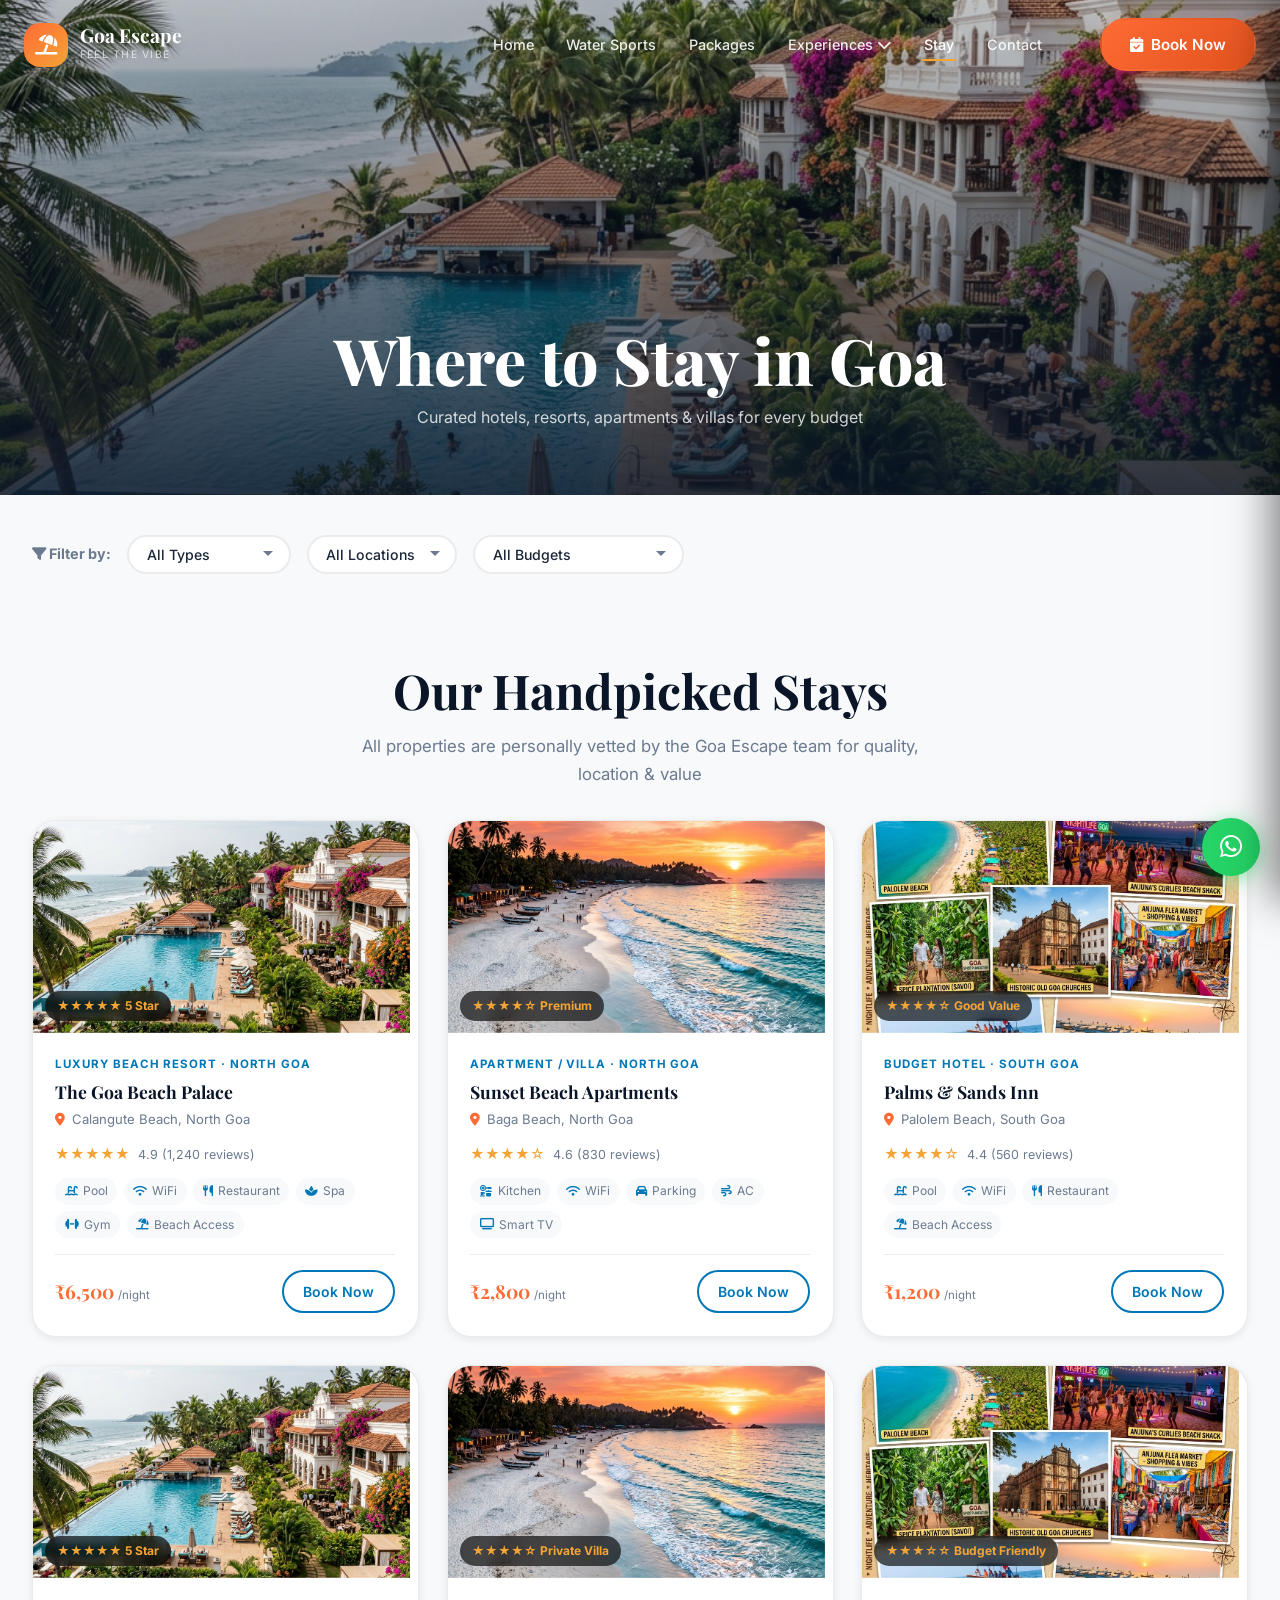
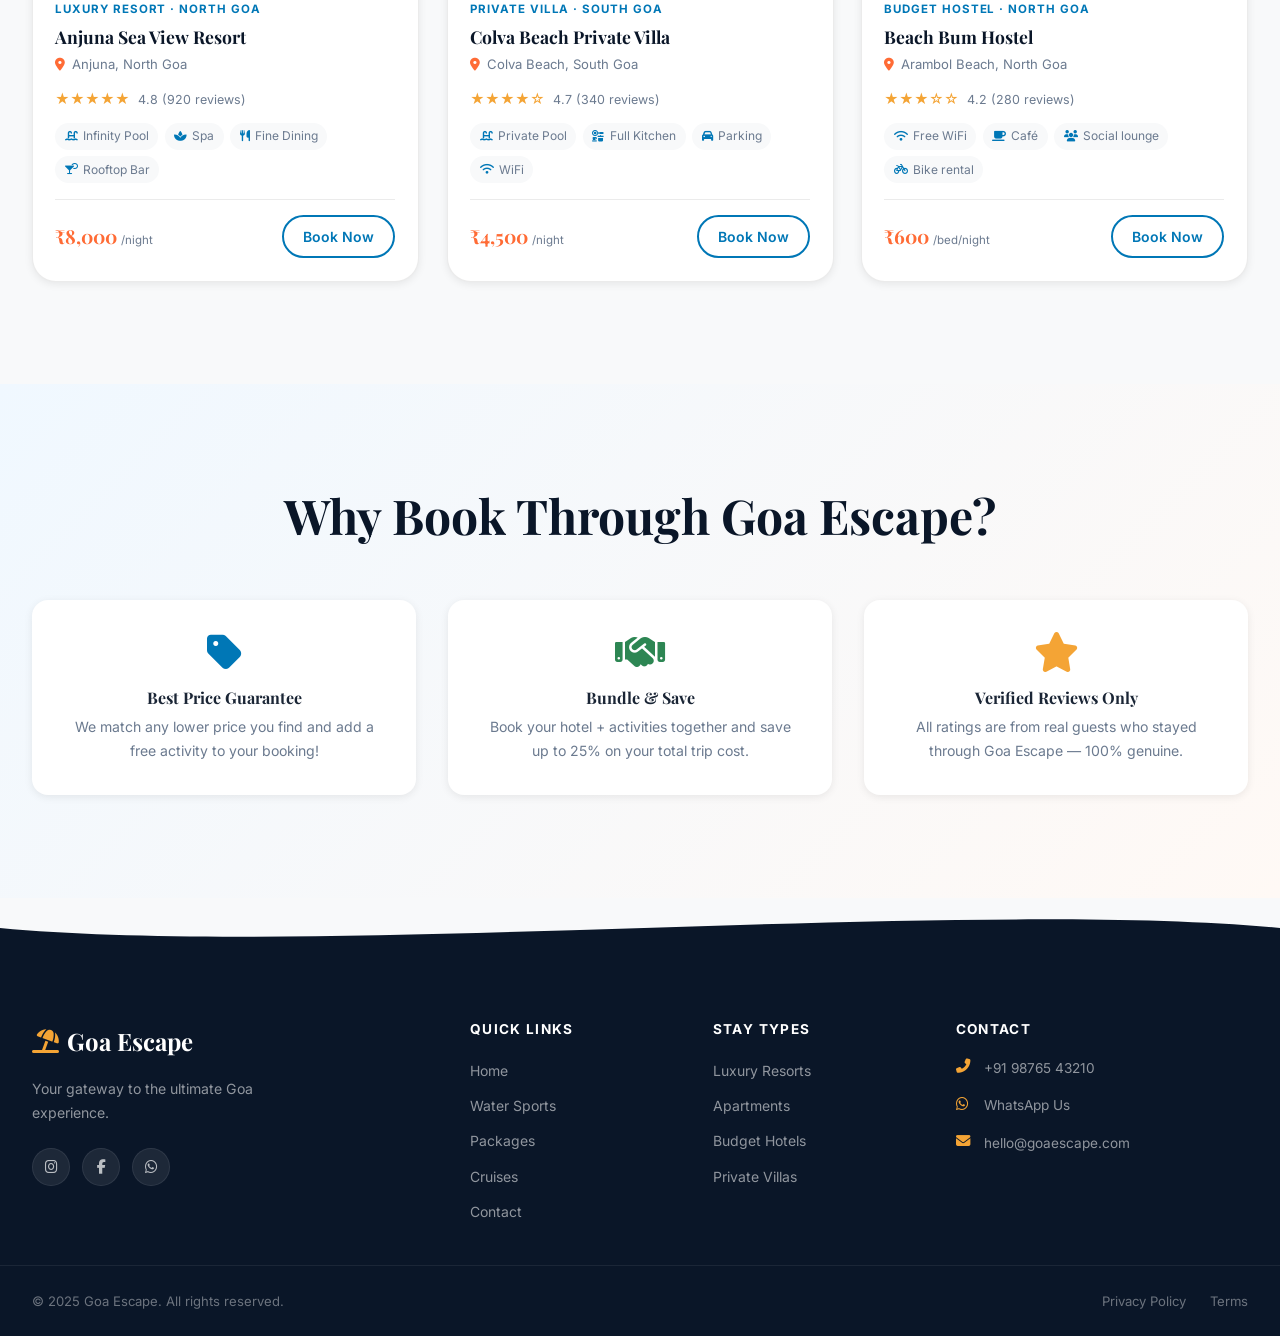
<file: stay.html>
<!DOCTYPE html>
<html lang="en">

<head>
    <meta charset="UTF-8" />
    <meta name="viewport" content="width=device-width, initial-scale=1.0, viewport-fit=cover" />
    <meta name="theme-color" content="#0a1628" />
    <meta name="apple-mobile-web-app-capable" content="yes" />
    <meta name="apple-mobile-web-app-status-bar-style" content="black-translucent" />
    <meta name="description"
        content="Hotels, resorts, apartments & villas in Goa. Find the best beachfront stays, budget hotels & luxury resorts at the best prices. Book your Goa accommodation with Goa Escape." />
    <meta name="keywords"
        content="hotels in Goa, Goa beach resort, Goa apartment, luxury resort Goa, budget hotel Goa, Goa accommodation, beachfront hotel Goa, Goa villa rental" />
    <title>Hotels, Resorts & Apartments in Goa | Best Stays – Goa Escape</title>
    <link rel="dns-prefetch" href="https://cdnjs.cloudflare.com" />
    <link rel="dns-prefetch" href="https://fonts.googleapis.com" />
    <link rel="preconnect" href="https://fonts.googleapis.com" />
    <link
        href="https://fonts.googleapis.com/css2?family=Playfair+Display:wght@400;600;700;800&family=Inter:wght@300;400;500;600;700&family=Dancing+Script:wght@600;700&display=swap"
        rel="stylesheet" />
    <link rel="stylesheet" href="https://cdnjs.cloudflare.com/ajax/libs/font-awesome/6.5.0/css/all.min.css" />
    <link rel="stylesheet" href="css/style.css" />
    <link rel="stylesheet" href="css/animations.css" />
    <link rel="stylesheet" href="css/responsive.css" />
    <link rel="stylesheet" href="css/pages.css" />
</head>

<body>

    <div id="loader" class="loader">
        <div class="loader-inner">
            <div class="wave-loader"><span></span><span></span><span></span><span></span><span></span></div>
            <p class="loader-text">Goa Escape</p>
        </div>
    </div>

    <nav id="navbar" class="navbar">
        <div class="nav-container">
            <a href="index.html" class="nav-logo"><span class="logo-icon"><i class="fas fa-umbrella-beach"></i></span>
                <div class="logo-text"><span class="logo-main">Goa Escape</span><span class="logo-sub">Feel the
                        Vibe</span></div>
            </a>
            <ul class="nav-links" id="navLinks">
                <li><a href="index.html" class="nav-link">Home</a></li>
                <li><a href="water-sports.html" class="nav-link">Water Sports</a></li>
                <li><a href="packages.html" class="nav-link">Packages</a></li>
                <li class="dropdown"><a href="#" class="nav-link dropdown-toggle">Experiences <i
                            class="fas fa-chevron-down"></i></a>
                    <ul class="dropdown-menu">
                        <li><a href="cruises.html"><i class="fas fa-ship"></i> Dinner Cruise</a></li>
                        <li><a href="cruises.html#party-boat"><i class="fas fa-music"></i> Party Boat</a></li>
                    </ul>
                </li>
                <li><a href="stay.html" class="nav-link active">Stay</a></li>
                <li><a href="contact.html" class="nav-link">Contact</a></li>
                <li><a href="contact.html#booking" class="mobile-book-btn"><i class="fas fa-calendar-check"></i> Book
                        Now</a></li>
            </ul>
            <div class="nav-cta"><a href="contact.html#booking" class="btn btn-primary"><i
                        class="fas fa-calendar-check"></i> Book Now</a></div>
            <button class="hamburger" id="hamburger" aria-label="Toggle menu" aria-expanded="false"
                aria-controls="navLinks"><span></span><span></span><span></span></button>
        </div>
    </nav>

    <!-- ===== MOBILE SIDEBAR ===== -->
    <div id="sidebarBackdrop" class="sidebar-backdrop" aria-hidden="true"></div>
    <aside id="mobileSidebar" class="mobile-sidebar" role="dialog" aria-label="Navigation Menu" aria-modal="true">
        <div class="sidebar-header">
            <a href="index.html" class="sidebar-logo">
                <span class="sidebar-logo-icon"><i class="fas fa-umbrella-beach"></i></span>
                <span class="sidebar-logo-text">
                    <span class="sidebar-logo-main">Goa Escape</span>
                    <span class="sidebar-logo-sub">Feel the Vibe</span>
                </span>
            </a>
            <button id="sidebarClose" class="sidebar-close" aria-label="Close menu"><i
                    class="fas fa-times"></i></button>
        </div>
        <div class="sidebar-quick">
            <a href="contact.html#booking" class="sidebar-quick-btn"><i class="fas fa-calendar-check"></i>Book Now</a>
            <a href="tel:+919876543210" class="sidebar-quick-btn"><i class="fas fa-phone"></i>Call Us</a>
            <a href="https://wa.me/919876543210" class="sidebar-quick-btn" target="_blank" rel="noopener"><i
                    class="fab fa-whatsapp"></i>WhatsApp</a>
        </div>
        <p class="sidebar-nav-label">Navigation</p>
        <ul class="sidebar-nav">
            <li><a href="index.html"><span class="sidebar-nav-icon" style="background:rgba(0,119,182,0.18);"><i
                            class="fas fa-home" style="color:#90e0ef;"></i></span> Home</a></li>
            <li><a href="water-sports.html"><span class="sidebar-nav-icon" style="background:rgba(0,119,182,0.18);"><i
                            class="fas fa-water" style="color:#90e0ef;"></i></span> Water Sports</a></li>
            <li><a href="packages.html"><span class="sidebar-nav-icon" style="background:rgba(244,164,53,0.18);"><i
                            class="fas fa-suitcase" style="color:#f4a435;"></i></span> Packages</a></li>
            <li>
                <button id="sidebarExpToggle" class="sidebar-sub-toggle">
                    <span class="sidebar-nav-icon" style="background:rgba(231,76,139,0.18);"><i class="fas fa-star"
                            style="color:#e74c8b;"></i></span>
                    Experiences <i class="fas fa-chevron-down sidebar-toggle-arrow"></i>
                </button>
                <div id="sidebarExpContent" class="sidebar-sub-content">
                    <ul class="sidebar-sub">
                        <li><a href="cruises.html"><i class="fas fa-ship"></i> Dinner Cruise</a></li>
                        <li><a href="cruises.html#party-boat"><i class="fas fa-music"></i> Party Boat</a></li>
                    </ul>
                </div>
            </li>
            <li><a href="stay.html" class="active"><span class="sidebar-nav-icon"
                        style="background:rgba(45,134,83,0.18);"><i class="fas fa-hotel"
                            style="color:#2d8653;"></i></span> Stay</a></li>
            <li><a href="contact.html"><span class="sidebar-nav-icon" style="background:rgba(255,107,53,0.18);"><i
                            class="fas fa-envelope" style="color:#ff6b35;"></i></span> Contact</a></li>
        </ul>
        <a href="contact.html#booking" class="sidebar-book-btn"><i class="fas fa-calendar-check"></i> Book Your
            Adventure</a>
        <p class="sidebar-nav-label" style="padding-top:0;">Follow Us</p>
        <div class="sidebar-social">
            <a href="#" aria-label="Instagram"><i class="fab fa-instagram"></i></a>
            <a href="#" aria-label="Facebook"><i class="fab fa-facebook-f"></i></a>
            <a href="#" aria-label="YouTube"><i class="fab fa-youtube"></i></a>
            <a href="https://wa.me/919876543210" aria-label="WhatsApp" target="_blank" rel="noopener"><i
                    class="fab fa-whatsapp"></i></a>
        </div>
        <p class="sidebar-footer">&copy; 2025 Goa Escape &bull; hello@goaescape.com</p>
    </aside>

    <!-- Page Hero -->
    <div class="page-hero">
        <div class="page-hero-bg"><img src="images/hotel_resort.png" alt="Luxury beach resort in Goa" />
            <div class="page-hero-overlay"></div>
        </div>
        <div class="page-hero-content">
            <h1 class="page-hero-title">Where to Stay in Goa</h1>
            <p class="page-hero-subtitle">Curated hotels, resorts, apartments & villas for every budget</p>
        </div>
    </div>

    <!-- Filter -->
    <section style="background: var(--off-white); padding: 2.5rem 0 1rem;">
        <div class="container">
            <div class="stay-filter-row">
                <strong style="font-size:0.9rem; color:var(--text-muted);"><i class="fas fa-filter"></i> Filter
                    by:</strong>
                <select class="stay-filter-select" id="filterType" aria-label="Filter by property type">
                    <option value="">All Types</option>
                    <option value="resort">Luxury Resort</option>
                    <option value="hotel">Hotel</option>
                    <option value="apartment">Apartment/Vila</option>
                    <option value="budget">Budget Stay</option>
                </select>
                <select class="stay-filter-select" id="filterLocation" aria-label="Filter by location">
                    <option value="">All Locations</option>
                    <option value="north">North Goa</option>
                    <option value="south">South Goa</option>
                </select>
                <select class="stay-filter-select" id="filterBudget" aria-label="Filter by budget">
                    <option value="">All Budgets</option>
                    <option value="budget">₹1,000–₹2,000 / night</option>
                    <option value="mid">₹2,000–₹5,000 / night</option>
                    <option value="luxury">₹5,000+ / night</option>
                </select>
            </div>
        </div>
    </section>

    <!-- Hotels Grid -->
    <section class="section" style="background: var(--off-white); padding-top: 2rem;" aria-labelledby="stay-heading">
        <div class="container">
            <div class="section-header" style="margin-bottom:2rem;">
                <h2 id="stay-heading" class="section-title">Our Handpicked Stays</h2>
                <p class="section-subtitle">All properties are personally vetted by the Goa Escape team for quality,
                    location & value</p>
            </div>

            <div class="hotels-grid" id="hotelsGrid">

                <article class="hotel-card" id="resort" data-type="resort" data-loc="north" data-budget="luxury">
                    <div class="hotel-img-wrap"><img src="images/hotel_resort.png"
                            alt="The Goa Beach Palace luxury resort" class="hotel-img" loading="lazy" />
                        <div class="hotel-stars-badge">★★★★★ 5 Star</div>
                    </div>
                    <div class="hotel-body">
                        <div class="hotel-category">Luxury Beach Resort · North Goa</div>
                        <h3 class="hotel-name">The Goa Beach Palace</h3>
                        <div class="hotel-loc"><i class="fas fa-map-marker-alt"></i>Calangute Beach, North Goa</div>
                        <div style="display:flex; align-items:center; gap:0.5rem; margin-bottom:0.75rem;"><span
                                style="color:var(--gold); font-size:0.88rem;">★★★★★</span><span
                                style="font-size:0.78rem; color:var(--text-muted);">4.9 (1,240 reviews)</span></div>
                        <div class="hotel-amen">
                            <span><i class="fas fa-swimming-pool"></i> Pool</span>
                            <span><i class="fas fa-wifi"></i> WiFi</span>
                            <span><i class="fas fa-utensils"></i> Restaurant</span>
                            <span><i class="fas fa-spa"></i> Spa</span>
                            <span><i class="fas fa-dumbbell"></i> Gym</span>
                            <span><i class="fas fa-umbrella-beach"></i> Beach Access</span>
                        </div>
                        <div class="hotel-foot">
                            <div class="hotel-price">₹6,500 <small>/night</small></div>
                            <a href="contact.html#booking" class="btn btn-outline-small">Book Now</a>
                        </div>
                    </div>
                </article>

                <article class="hotel-card" id="apartment" data-type="apartment" data-loc="north" data-budget="mid">
                    <div class="hotel-img-wrap"><img src="images/hero_beach.png" alt="Sunset Beach Apartments Baga Goa"
                            class="hotel-img" loading="lazy" />
                        <div class="hotel-stars-badge">★★★★☆ Premium</div>
                    </div>
                    <div class="hotel-body">
                        <div class="hotel-category">Apartment / Villa · North Goa</div>
                        <h3 class="hotel-name">Sunset Beach Apartments</h3>
                        <div class="hotel-loc"><i class="fas fa-map-marker-alt"></i>Baga Beach, North Goa</div>
                        <div style="display:flex; align-items:center; gap:0.5rem; margin-bottom:0.75rem;"><span
                                style="color:var(--gold); font-size:0.88rem;">★★★★☆</span><span
                                style="font-size:0.78rem; color:var(--text-muted);">4.6 (830 reviews)</span></div>
                        <div class="hotel-amen">
                            <span><i class="fas fa-kitchen-set"></i> Kitchen</span>
                            <span><i class="fas fa-wifi"></i> WiFi</span>
                            <span><i class="fas fa-car"></i> Parking</span>
                            <span><i class="fas fa-wind"></i> AC</span>
                            <span><i class="fas fa-tv"></i> Smart TV</span>
                        </div>
                        <div class="hotel-foot">
                            <div class="hotel-price">₹2,800 <small>/night</small></div>
                            <a href="contact.html#booking" class="btn btn-outline-small">Book Now</a>
                        </div>
                    </div>
                </article>

                <article class="hotel-card" id="budget-hotel" data-type="budget" data-loc="south" data-budget="budget">
                    <div class="hotel-img-wrap"><img src="images/packages_collage.png"
                            alt="Palms & Sands Inn Budget Hotel South Goa" class="hotel-img" loading="lazy" />
                        <div class="hotel-stars-badge">★★★★☆ Good Value</div>
                    </div>
                    <div class="hotel-body">
                        <div class="hotel-category">Budget Hotel · South Goa</div>
                        <h3 class="hotel-name">Palms & Sands Inn</h3>
                        <div class="hotel-loc"><i class="fas fa-map-marker-alt"></i>Palolem Beach, South Goa</div>
                        <div style="display:flex; align-items:center; gap:0.5rem; margin-bottom:0.75rem;"><span
                                style="color:var(--gold); font-size:0.88rem;">★★★★☆</span><span
                                style="font-size:0.78rem; color:var(--text-muted);">4.4 (560 reviews)</span></div>
                        <div class="hotel-amen">
                            <span><i class="fas fa-swimming-pool"></i> Pool</span>
                            <span><i class="fas fa-wifi"></i> WiFi</span>
                            <span><i class="fas fa-utensils"></i> Restaurant</span>
                            <span><i class="fas fa-umbrella-beach"></i> Beach Access</span>
                        </div>
                        <div class="hotel-foot">
                            <div class="hotel-price">₹1,200 <small>/night</small></div>
                            <a href="contact.html#booking" class="btn btn-outline-small">Book Now</a>
                        </div>
                    </div>
                </article>

                <article class="hotel-card" id="north-resort" data-type="resort" data-loc="north" data-budget="luxury">
                    <div class="hotel-img-wrap"><img src="images/hotel_resort.png"
                            alt="Anjuna Sea View Resort luxury North Goa" class="hotel-img" loading="lazy" />
                        <div class="hotel-stars-badge">★★★★★ 5 Star</div>
                    </div>
                    <div class="hotel-body">
                        <div class="hotel-category">Luxury Resort · North Goa</div>
                        <h3 class="hotel-name">Anjuna Sea View Resort</h3>
                        <div class="hotel-loc"><i class="fas fa-map-marker-alt"></i>Anjuna, North Goa</div>
                        <div style="display:flex; align-items:center; gap:0.5rem; margin-bottom:0.75rem;"><span
                                style="color:var(--gold); font-size:0.88rem;">★★★★★</span><span
                                style="font-size:0.78rem; color:var(--text-muted);">4.8 (920 reviews)</span></div>
                        <div class="hotel-amen">
                            <span><i class="fas fa-swimming-pool"></i> Infinity Pool</span>
                            <span><i class="fas fa-spa"></i> Spa</span>
                            <span><i class="fas fa-utensils"></i> Fine Dining</span>
                            <span><i class="fas fa-cocktail"></i> Rooftop Bar</span>
                        </div>
                        <div class="hotel-foot">
                            <div class="hotel-price">₹8,000 <small>/night</small></div>
                            <a href="contact.html#booking" class="btn btn-outline-small">Book Now</a>
                        </div>
                    </div>
                </article>

                <article class="hotel-card" id="south-villa" data-type="apartment" data-loc="south" data-budget="mid">
                    <div class="hotel-img-wrap"><img src="images/hero_beach.png" alt="South Goa private villa rental"
                            class="hotel-img" loading="lazy" />
                        <div class="hotel-stars-badge">★★★★☆ Private Villa</div>
                    </div>
                    <div class="hotel-body">
                        <div class="hotel-category">Private Villa · South Goa</div>
                        <h3 class="hotel-name">Colva Beach Private Villa</h3>
                        <div class="hotel-loc"><i class="fas fa-map-marker-alt"></i>Colva Beach, South Goa</div>
                        <div style="display:flex; align-items:center; gap:0.5rem; margin-bottom:0.75rem;"><span
                                style="color:var(--gold); font-size:0.88rem;">★★★★☆</span><span
                                style="font-size:0.78rem; color:var(--text-muted);">4.7 (340 reviews)</span></div>
                        <div class="hotel-amen">
                            <span><i class="fas fa-swimming-pool"></i> Private Pool</span>
                            <span><i class="fas fa-kitchen-set"></i> Full Kitchen</span>
                            <span><i class="fas fa-car"></i> Parking</span>
                            <span><i class="fas fa-wifi"></i> WiFi</span>
                        </div>
                        <div class="hotel-foot">
                            <div class="hotel-price">₹4,500 <small>/night</small></div>
                            <a href="contact.html#booking" class="btn btn-outline-small">Book Now</a>
                        </div>
                    </div>
                </article>

                <article class="hotel-card" id="budget-hostel" data-type="budget" data-loc="north" data-budget="budget">
                    <div class="hotel-img-wrap"><img src="images/packages_collage.png"
                            alt="Backpacker hostel North Goa budget stay" class="hotel-img" loading="lazy" />
                        <div class="hotel-stars-badge">★★★☆☆ Budget Friendly</div>
                    </div>
                    <div class="hotel-body">
                        <div class="hotel-category">Budget Hostel · North Goa</div>
                        <h3 class="hotel-name">Beach Bum Hostel</h3>
                        <div class="hotel-loc"><i class="fas fa-map-marker-alt"></i>Arambol Beach, North Goa</div>
                        <div style="display:flex; align-items:center; gap:0.5rem; margin-bottom:0.75rem;"><span
                                style="color:var(--gold); font-size:0.88rem;">★★★☆☆</span><span
                                style="font-size:0.78rem; color:var(--text-muted);">4.2 (280 reviews)</span></div>
                        <div class="hotel-amen">
                            <span><i class="fas fa-wifi"></i> Free WiFi</span>
                            <span><i class="fas fa-coffee"></i> Café</span>
                            <span><i class="fas fa-users"></i> Social lounge</span>
                            <span><i class="fas fa-bicycle"></i> Bike rental</span>
                        </div>
                        <div class="hotel-foot">
                            <div class="hotel-price">₹600 <small>/bed/night</small></div>
                            <a href="contact.html#booking" class="btn btn-outline-small">Book Now</a>
                        </div>
                    </div>
                </article>

            </div>
        </div>
    </section>

    <!-- Why book stays with us -->
    <section class="section" style="background: linear-gradient(135deg, #f0f8ff, #fff9f5);">
        <div class="container">
            <div class="section-header">
                <h2 class="section-title">Why Book Through Goa Escape?</h2>
            </div>
            <div class="why-benefits-grid">

                <div
                    style="text-align:center; padding:2rem; background:white; border-radius:1rem; box-shadow:var(--shadow-sm);">
                    <i class="fas fa-tag" style="font-size:2.5rem; color:var(--primary); margin-bottom:1rem;"></i>
                    <h4 style="font-size:1rem; font-weight:700; margin-bottom:0.5rem;">Best Price Guarantee</h4>
                    <p style="font-size:0.88rem; color:var(--text-muted);">We match any lower price you find and add a
                        free activity to your booking!</p>
                </div>
                <div
                    style="text-align:center; padding:2rem; background:white; border-radius:1rem; box-shadow:var(--shadow-sm);">
                    <i class="fas fa-handshake" style="font-size:2.5rem; color:var(--green); margin-bottom:1rem;"></i>
                    <h4 style="font-size:1rem; font-weight:700; margin-bottom:0.5rem;">Bundle & Save</h4>
                    <p style="font-size:0.88rem; color:var(--text-muted);">Book your hotel + activities together and
                        save up to 25% on your total trip cost.</p>
                </div>
                <div
                    style="text-align:center; padding:2rem; background:white; border-radius:1rem; box-shadow:var(--shadow-sm);">
                    <i class="fas fa-star" style="font-size:2.5rem; color:var(--gold); margin-bottom:1rem;"></i>
                    <h4 style="font-size:1rem; font-weight:700; margin-bottom:0.5rem;">Verified Reviews Only</h4>
                    <p style="font-size:0.88rem; color:var(--text-muted);">All ratings are from real guests who stayed
                        through Goa Escape — 100% genuine.</p>
                </div>
            </div>
        </div>
    </section>

    <!-- Footer -->
    <footer class="footer">
        <div class="footer-wave"><svg viewBox="0 0 1440 60" preserveAspectRatio="none">
                <path d="M0,30 C360,60 1080,0 1440,30 L1440,60 L0,60 Z" fill="#0a1628" />
            </svg></div>
        <div class="footer-top">
            <div class="container">
                <div class="footer-grid">
                    <div class="footer-col footer-brand"><a href="index.html" class="footer-logo"><i
                                class="fas fa-umbrella-beach"></i> Goa Escape</a>
                        <p class="footer-tagline">Your gateway to the ultimate Goa experience.</p>
                        <div class="social-links"><a href="#" class="social-link" aria-label="Instagram"><i
                                    class="fab fa-instagram"></i></a><a href="#" class="social-link"
                                aria-label="Facebook"><i class="fab fa-facebook-f"></i></a><a href="#"
                                class="social-link" aria-label="WhatsApp"><i class="fab fa-whatsapp"></i></a></div>
                    </div>
                    <div class="footer-col">
                        <h4 class="footer-heading">Quick Links</h4>
                        <ul class="footer-links">
                            <li><a href="index.html">Home</a></li>
                            <li><a href="water-sports.html">Water Sports</a></li>
                            <li><a href="packages.html">Packages</a></li>
                            <li><a href="cruises.html">Cruises</a></li>
                            <li><a href="contact.html">Contact</a></li>
                        </ul>
                    </div>
                    <div class="footer-col">
                        <h4 class="footer-heading">Stay Types</h4>
                        <ul class="footer-links">
                            <li><a href="#resort">Luxury Resorts</a></li>
                            <li><a href="#apartment">Apartments</a></li>
                            <li><a href="#budget-hotel">Budget Hotels</a></li>
                            <li><a href="#south-villa">Private Villas</a></li>
                        </ul>
                    </div>
                    <div class="footer-col">
                        <h4 class="footer-heading">Contact</h4>
                        <ul class="footer-contact">
                            <li><i class="fas fa-phone-alt"></i><a href="tel:+919876543210">+91 98765 43210</a></li>
                            <li><i class="fab fa-whatsapp"></i><a href="https://wa.me/919876543210">WhatsApp Us</a></li>
                            <li><i class="fas fa-envelope"></i><a
                                    href="mailto:hello@goaescape.com">hello@goaescape.com</a></li>
                        </ul>
                    </div>
                </div>
            </div>
        </div>
        <div class="footer-bottom">
            <div class="container">
                <p>&copy; 2025 Goa Escape. All rights reserved.</p>
                <div class="footer-bottom-links"><a href="#">Privacy Policy</a><a href="#">Terms</a></div>
            </div>
        </div>
    </footer>

    <a href="https://wa.me/919876543210" class="whatsapp-float" target="_blank" rel="noopener noreferrer"
        aria-label="WhatsApp"><i class="fab fa-whatsapp"></i><span class="whatsapp-tooltip">Chat on WhatsApp!</span></a>
    <button class="back-to-top" id="backToTop" aria-label="Back to top"><i class="fas fa-chevron-up"></i></button>
    <script src="js/main.js"></script>
    <script src="js/perf.js" defer></script>
</body>

</html>
</file>
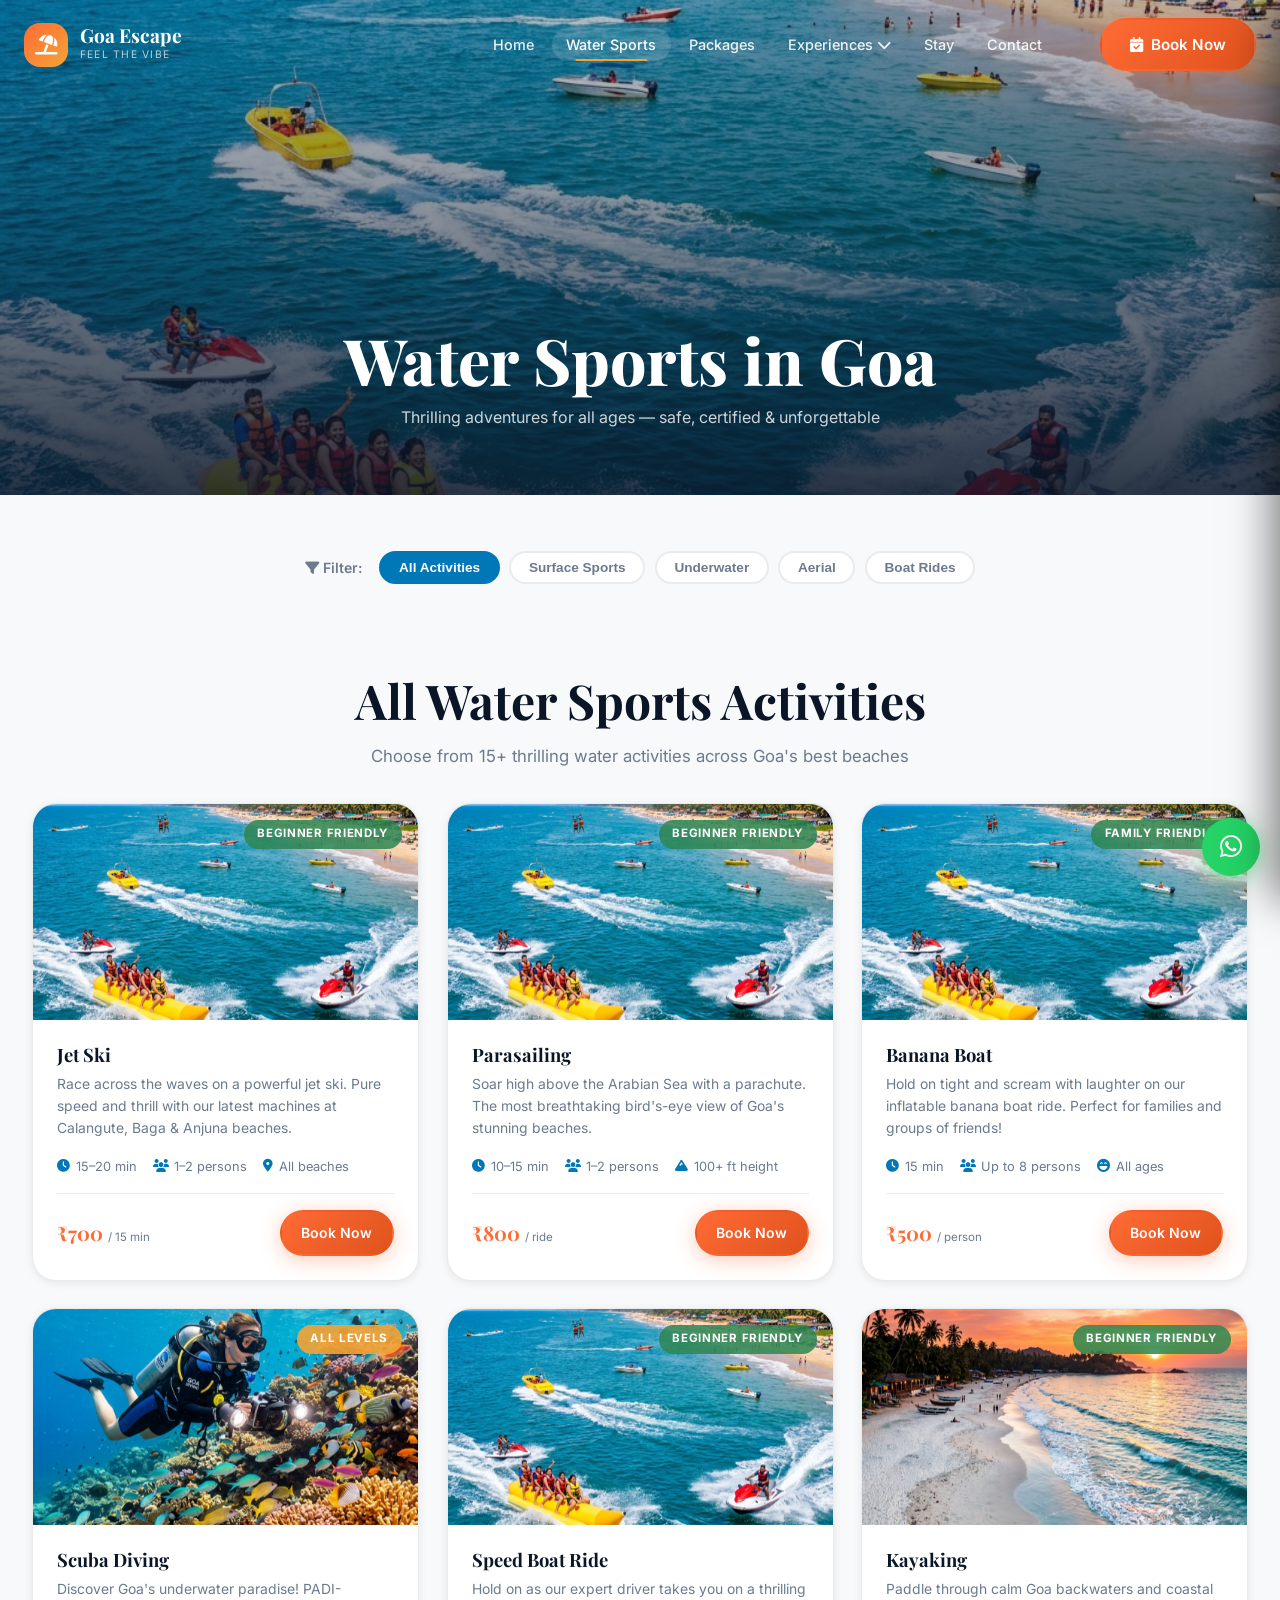
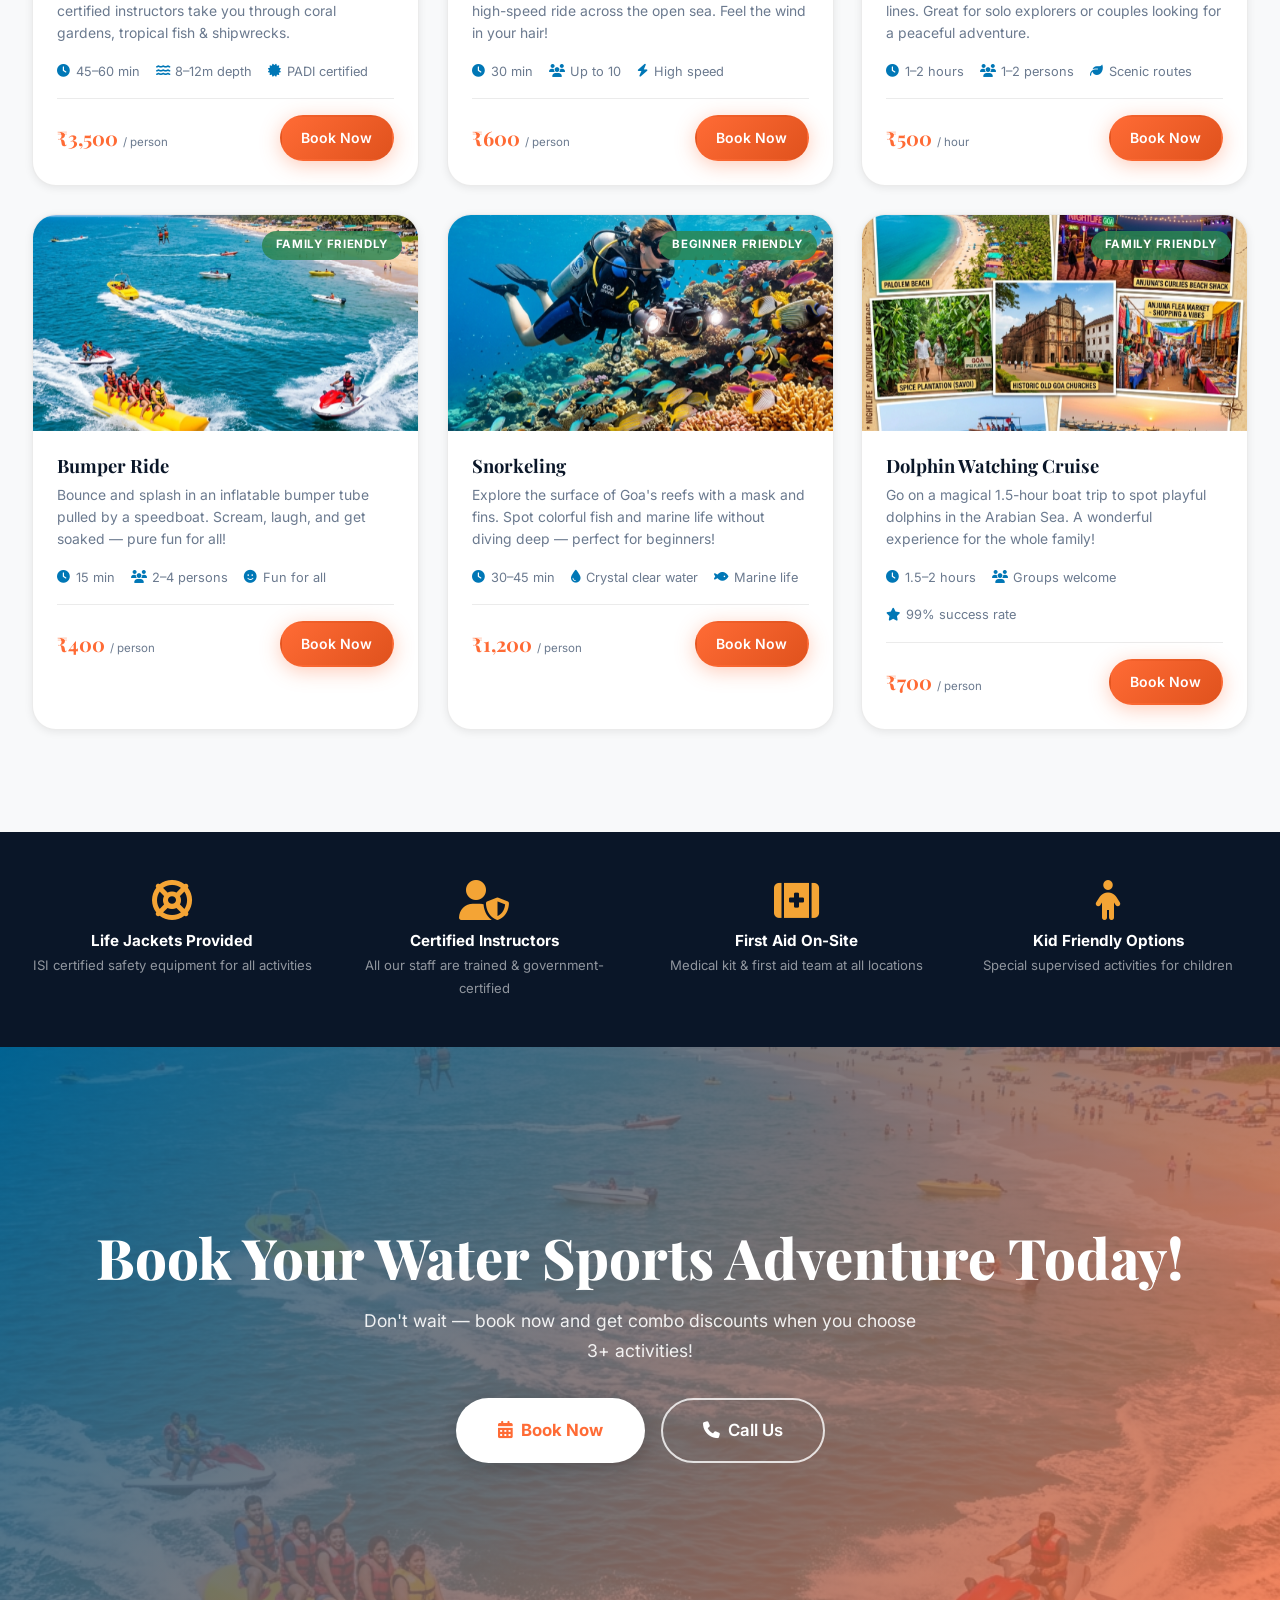
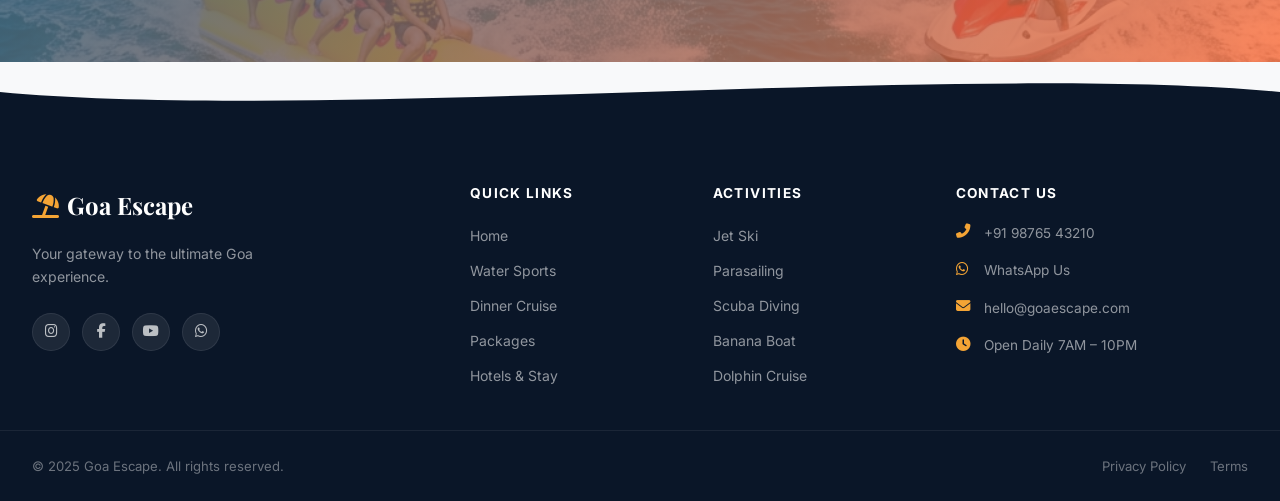
<file: water-sports.html>
<!DOCTYPE html>
<html lang="en">

<head>
    <meta charset="UTF-8" />
    <meta name="viewport" content="width=device-width, initial-scale=1.0, viewport-fit=cover" />
    <meta name="theme-color" content="#0a1628" />
    <meta name="apple-mobile-web-app-capable" content="yes" />
    <meta name="apple-mobile-web-app-status-bar-style" content="black-translucent" />
    <meta name="description"
        content="Goa water sports – jet ski, parasailing, banana boat, bumper ride, kayaking, scuba diving, snorkeling & more. Book water sports in Goa at the best prices with safety guaranteed!" />
    <meta name="keywords"
        content="water sports Goa, jet ski Goa, parasailing Goa, banana boat Goa, scuba diving Goa, Goa adventure sports, Calangute water sports, Baga beach water sports" />
    <title>Water Sports in Goa | Jet Ski, Parasailing, Scuba & More – Goa Escape</title>
    <link rel="dns-prefetch" href="https://cdnjs.cloudflare.com" />
    <link rel="dns-prefetch" href="https://fonts.googleapis.com" />
    <link rel="preconnect" href="https://fonts.googleapis.com" />
    <link rel="preconnect" href="https://fonts.gstatic.com" crossorigin />
    <link
        href="https://fonts.googleapis.com/css2?family=Playfair+Display:wght@400;600;700;800&family=Inter:wght@300;400;500;600;700&family=Dancing+Script:wght@600;700&display=swap"
        rel="stylesheet" />
    <link rel="stylesheet" href="https://cdnjs.cloudflare.com/ajax/libs/font-awesome/6.5.0/css/all.min.css" />
    <link rel="stylesheet" href="css/style.css" />
    <link rel="stylesheet" href="css/animations.css" />
    <link rel="stylesheet" href="css/pages.css" />
    <link rel="stylesheet" href="css/responsive.css" />
</head>

<body>

    <div id="loader" class="loader">
        <div class="loader-inner">
            <div class="wave-loader"><span></span><span></span><span></span><span></span><span></span></div>
            <p class="loader-text">Goa Escape</p>
        </div>
    </div>

    <nav id="navbar" class="navbar">
        <div class="nav-container">
            <a href="index.html" class="nav-logo">
                <span class="logo-icon"><i class="fas fa-umbrella-beach"></i></span>
                <div class="logo-text"><span class="logo-main">Goa Escape</span><span class="logo-sub">Feel the
                        Vibe</span></div>
            </a>
            <ul class="nav-links" id="navLinks">
                <li><a href="index.html" class="nav-link">Home</a></li>
                <li><a href="water-sports.html" class="nav-link active">Water Sports</a></li>
                <li><a href="packages.html" class="nav-link">Packages</a></li>
                <li class="dropdown">
                    <a href="#" class="nav-link dropdown-toggle">Experiences <i class="fas fa-chevron-down"></i></a>
                    <ul class="dropdown-menu">
                        <li><a href="cruises.html"><i class="fas fa-ship"></i> Dinner Cruise</a></li>
                        <li><a href="cruises.html#party-boat"><i class="fas fa-music"></i> Party Boat</a></li>
                        <!-- <li><a href="water-sports.html#scuba"><i class="fas fa-fish"></i> Scuba Diving</a></li> -->
                    </ul>
                </li>
                <li><a href="stay.html" class="nav-link">Stay</a></li>
                <li><a href="contact.html" class="nav-link">Contact</a></li>
                <li><a href="contact.html#booking" class="mobile-book-btn"><i class="fas fa-calendar-check"></i> Book
                        Now</a></li>
            </ul>
            <div class="nav-cta"><a href="contact.html#booking" class="btn btn-primary"><i
                        class="fas fa-calendar-check"></i> Book Now</a></div>
            <button class="hamburger" id="hamburger" aria-label="Toggle menu" aria-expanded="false"
                aria-controls="navLinks"><span></span><span></span><span></span></button>
        </div>
    </nav>

    <!-- ===== MOBILE SIDEBAR ===== -->
    <div id="sidebarBackdrop" class="sidebar-backdrop" aria-hidden="true"></div>
    <aside id="mobileSidebar" class="mobile-sidebar" role="dialog" aria-label="Navigation Menu" aria-modal="true">
        <div class="sidebar-header">
            <a href="index.html" class="sidebar-logo">
                <span class="sidebar-logo-icon"><i class="fas fa-umbrella-beach"></i></span>
                <span class="sidebar-logo-text">
                    <span class="sidebar-logo-main">Goa Escape</span>
                    <span class="sidebar-logo-sub">Feel the Vibe</span>
                </span>
            </a>
            <button id="sidebarClose" class="sidebar-close" aria-label="Close menu"><i
                    class="fas fa-times"></i></button>
        </div>
        <div class="sidebar-quick">
            <a href="contact.html#booking" class="sidebar-quick-btn"><i class="fas fa-calendar-check"></i>Book Now</a>
            <a href="tel:+919876543210" class="sidebar-quick-btn"><i class="fas fa-phone"></i>Call Us</a>
            <a href="https://wa.me/919876543210" class="sidebar-quick-btn" target="_blank" rel="noopener"><i
                    class="fab fa-whatsapp"></i>WhatsApp</a>
        </div>
        <p class="sidebar-nav-label">Navigation</p>
        <ul class="sidebar-nav">
            <li><a href="index.html"><span class="sidebar-nav-icon" style="background:rgba(0,119,182,0.18);"><i
                            class="fas fa-home" style="color:#90e0ef;"></i></span> Home</a></li>
            <li><a href="water-sports.html" class="active"><span class="sidebar-nav-icon"
                        style="background:rgba(0,119,182,0.18);"><i class="fas fa-water"
                            style="color:#90e0ef;"></i></span> Water Sports</a></li>
            <li><a href="packages.html"><span class="sidebar-nav-icon" style="background:rgba(244,164,53,0.18);"><i
                            class="fas fa-suitcase" style="color:#f4a435;"></i></span> Packages</a></li>
            <li>
                <button id="sidebarExpToggle" class="sidebar-sub-toggle">
                    <span class="sidebar-nav-icon" style="background:rgba(231,76,139,0.18);"><i class="fas fa-star"
                            style="color:#e74c8b;"></i></span>
                    Experiences <i class="fas fa-chevron-down sidebar-toggle-arrow"></i>
                </button>
                <div id="sidebarExpContent" class="sidebar-sub-content">
                    <ul class="sidebar-sub">
                        <li><a href="cruises.html"><i class="fas fa-ship"></i> Dinner Cruise</a></li>
                        <li><a href="cruises.html#party-boat"><i class="fas fa-music"></i> Party Boat</a></li>
                        <li><a href="water-sports.html#scuba"><i class="fas fa-fish"></i> Scuba Diving</a></li>
                    </ul>
                </div>
            </li>
            <li><a href="stay.html"><span class="sidebar-nav-icon" style="background:rgba(45,134,83,0.18);"><i
                            class="fas fa-hotel" style="color:#2d8653;"></i></span> Stay</a></li>
            <li><a href="contact.html"><span class="sidebar-nav-icon" style="background:rgba(255,107,53,0.18);"><i
                            class="fas fa-envelope" style="color:#ff6b35;"></i></span> Contact</a></li>
        </ul>
        <a href="contact.html#booking" class="sidebar-book-btn"><i class="fas fa-calendar-check"></i> Book Your
            Adventure</a>
        <p class="sidebar-nav-label" style="padding-top:0;">Follow Us</p>
        <div class="sidebar-social">
            <a href="#" aria-label="Instagram"><i class="fab fa-instagram"></i></a>
            <a href="#" aria-label="Facebook"><i class="fab fa-facebook-f"></i></a>
            <a href="#" aria-label="YouTube"><i class="fab fa-youtube"></i></a>
            <a href="https://wa.me/919876543210" aria-label="WhatsApp" target="_blank" rel="noopener"><i
                    class="fab fa-whatsapp"></i></a>
        </div>
        <p class="sidebar-footer">&copy; 2025 Goa Escape &bull; hello@goaescape.com</p>
    </aside>

    <!-- Page Hero -->
    <div class="page-hero">
        <div class="page-hero-bg">
            <img src="images/water_sports.png" alt="Water sports in Goa" />
            <div class="page-hero-overlay"></div>
        </div>
        <div class="page-hero-content">
            <h1 class="page-hero-title">Water Sports in Goa</h1>
            <p class="page-hero-subtitle">Thrilling adventures for all ages — safe, certified & unforgettable</p>
        </div>
    </div>

    <!-- Filter Bar -->
    <section class="section" style="padding-top: 3.5rem; padding-bottom: 1rem; background: var(--off-white);">
        <div class="container">
            <div class="ws-filter-bar">
                <span class="ws-filter-label"><i class="fas fa-filter"></i> Filter:</span>
                <button class="ws-filter-btn active" data-type="all">All Activities</button>
                <button class="ws-filter-btn" data-type="surface">Surface Sports</button>
                <button class="ws-filter-btn" data-type="underwater">Underwater</button>
                <button class="ws-filter-btn" data-type="aerial">Aerial</button>
                <button class="ws-filter-btn" data-type="boat">Boat Rides</button>
            </div>
        </div>
    </section>

    <!-- Water Sports Grid -->
    <section class="section" style="padding-top: 2rem; background: var(--off-white);" aria-labelledby="ws-heading">
        <div class="container">
            <div class="section-header" style="margin-bottom: 2rem;">
                <h2 id="ws-heading" class="section-title">All Water Sports Activities</h2>
                <p class="section-subtitle">Choose from 15+ thrilling water activities across Goa's best beaches</p>
            </div>

            <div class="ws-grid">

                <!-- Jet Ski -->
                <article class="ws-card" data-type="surface" id="jet-ski">
                    <div class="ws-card-img-wrap">
                        <img src="images/water_sports.png" alt="Jet ski riding in Goa" class="ws-card-img"
                            loading="lazy" />
                        <span class="ws-difficulty diff-easy">Beginner Friendly</span>
                    </div>
                    <div class="ws-card-body">
                        <h3 class="ws-card-title">Jet Ski</h3>
                        <p class="ws-card-desc">Race across the waves on a powerful jet ski. Pure speed and thrill with
                            our latest machines at Calangute, Baga & Anjuna beaches.</p>
                        <div class="ws-meta">
                            <span class="ws-meta-item"><i class="fas fa-clock"></i> 15–20 min</span>
                            <span class="ws-meta-item"><i class="fas fa-users"></i> 1–2 persons</span>
                            <span class="ws-meta-item"><i class="fas fa-map-marker-alt"></i> All beaches</span>
                        </div>
                        <div class="ws-card-foot">
                            <div class="ws-price">₹700 <small>/ 15 min</small></div>
                            <a href="contact.html#booking" class="btn btn-primary btn-sm">Book Now</a>
                        </div>
                    </div>
                </article>

                <!-- Parasailing -->
                <article class="ws-card" data-type="aerial" id="parasailing">
                    <div class="ws-card-img-wrap">
                        <img src="images/water_sports.png" alt="Parasailing over Goa beach" class="ws-card-img"
                            loading="lazy" />
                        <span class="ws-difficulty diff-easy">Beginner Friendly</span>
                    </div>
                    <div class="ws-card-body">
                        <h3 class="ws-card-title">Parasailing</h3>
                        <p class="ws-card-desc">Soar high above the Arabian Sea with a parachute. The most breathtaking
                            bird's-eye view of Goa's stunning beaches.</p>
                        <div class="ws-meta">
                            <span class="ws-meta-item"><i class="fas fa-clock"></i> 10–15 min</span>
                            <span class="ws-meta-item"><i class="fas fa-users"></i> 1–2 persons</span>
                            <span class="ws-meta-item"><i class="fas fa-mountain"></i> 100+ ft height</span>
                        </div>
                        <div class="ws-card-foot">
                            <div class="ws-price">₹800 <small>/ ride</small></div>
                            <a href="contact.html#booking" class="btn btn-primary btn-sm">Book Now</a>
                        </div>
                    </div>
                </article>

                <!-- Banana Boat -->
                <article class="ws-card" data-type="surface" id="banana-boat">
                    <div class="ws-card-img-wrap">
                        <img src="images/water_sports.png" alt="Banana boat ride at Goa beach" class="ws-card-img"
                            loading="lazy" />
                        <span class="ws-difficulty diff-easy">Family Friendly</span>
                    </div>
                    <div class="ws-card-body">
                        <h3 class="ws-card-title">Banana Boat</h3>
                        <p class="ws-card-desc">Hold on tight and scream with laughter on our inflatable banana boat
                            ride. Perfect for families and groups of friends!</p>
                        <div class="ws-meta">
                            <span class="ws-meta-item"><i class="fas fa-clock"></i> 15 min</span>
                            <span class="ws-meta-item"><i class="fas fa-users"></i> Up to 8 persons</span>
                            <span class="ws-meta-item"><i class="fas fa-laugh-beam"></i> All ages</span>
                        </div>
                        <div class="ws-card-foot">
                            <div class="ws-price">₹500 <small>/ person</small></div>
                            <a href="contact.html#booking" class="btn btn-primary btn-sm">Book Now</a>
                        </div>
                    </div>
                </article>

                <!-- Scuba Diving -->
                <article class="ws-card" data-type="underwater" id="scuba">
                    <div class="ws-card-img-wrap">
                        <img src="images/scuba_diving.png" alt="Scuba diving in Goa with PADI instructor"
                            class="ws-card-img" loading="lazy" />
                        <span class="ws-difficulty diff-medium">All Levels</span>
                    </div>
                    <div class="ws-card-body">
                        <h3 class="ws-card-title">Scuba Diving</h3>
                        <p class="ws-card-desc">Discover Goa's underwater paradise! PADI-certified instructors take you
                            through coral gardens, tropical fish & shipwrecks.</p>
                        <div class="ws-meta">
                            <span class="ws-meta-item"><i class="fas fa-clock"></i> 45–60 min</span>
                            <span class="ws-meta-item"><i class="fas fa-water"></i> 8–12m depth</span>
                            <span class="ws-meta-item"><i class="fas fa-certificate"></i> PADI certified</span>
                        </div>
                        <div class="ws-card-foot">
                            <div class="ws-price">₹3,500 <small>/ person</small></div>
                            <a href="contact.html#booking" class="btn btn-primary btn-sm">Book Now</a>
                        </div>
                    </div>
                </article>

                <!-- Speed Boat -->
                <article class="ws-card" data-type="boat" id="speed-boat">
                    <div class="ws-card-img-wrap">
                        <img src="images/water_sports.png" alt="Speed boat ride in Goa" class="ws-card-img"
                            loading="lazy" />
                        <span class="ws-difficulty diff-easy">Beginner Friendly</span>
                    </div>
                    <div class="ws-card-body">
                        <h3 class="ws-card-title">Speed Boat Ride</h3>
                        <p class="ws-card-desc">Hold on as our expert driver takes you on a thrilling high-speed ride
                            across the open sea. Feel the wind in your hair!</p>
                        <div class="ws-meta">
                            <span class="ws-meta-item"><i class="fas fa-clock"></i> 30 min</span>
                            <span class="ws-meta-item"><i class="fas fa-users"></i> Up to 10</span>
                            <span class="ws-meta-item"><i class="fas fa-bolt"></i> High speed</span>
                        </div>
                        <div class="ws-card-foot">
                            <div class="ws-price">₹600 <small>/ person</small></div>
                            <a href="contact.html#booking" class="btn btn-primary btn-sm">Book Now</a>
                        </div>
                    </div>
                </article>

                <!-- Kayaking -->
                <article class="ws-card" data-type="surface" id="kayaking">
                    <div class="ws-card-img-wrap">
                        <img src="images/hero_beach.png" alt="Kayaking in calm Goa backwaters" class="ws-card-img"
                            loading="lazy" />
                        <span class="ws-difficulty diff-easy">Beginner Friendly</span>
                    </div>
                    <div class="ws-card-body">
                        <h3 class="ws-card-title">Kayaking</h3>
                        <p class="ws-card-desc">Paddle through calm Goa backwaters and coastal lines. Great for solo
                            explorers or couples looking for a peaceful adventure.</p>
                        <div class="ws-meta">
                            <span class="ws-meta-item"><i class="fas fa-clock"></i> 1–2 hours</span>
                            <span class="ws-meta-item"><i class="fas fa-users"></i> 1–2 persons</span>
                            <span class="ws-meta-item"><i class="fas fa-leaf"></i> Scenic routes</span>
                        </div>
                        <div class="ws-card-foot">
                            <div class="ws-price">₹500 <small>/ hour</small></div>
                            <a href="contact.html#booking" class="btn btn-primary btn-sm">Book Now</a>
                        </div>
                    </div>
                </article>

                <!-- Bumper Ride -->
                <article class="ws-card" data-type="surface" id="bumper-ride">
                    <div class="ws-card-img-wrap">
                        <img src="images/water_sports.png" alt="Bumper ride water sports Goa" class="ws-card-img"
                            loading="lazy" />
                        <span class="ws-difficulty diff-easy">Family Friendly</span>
                    </div>
                    <div class="ws-card-body">
                        <h3 class="ws-card-title">Bumper Ride</h3>
                        <p class="ws-card-desc">Bounce and splash in an inflatable bumper tube pulled by a speedboat.
                            Scream, laugh, and get soaked — pure fun for all!</p>
                        <div class="ws-meta">
                            <span class="ws-meta-item"><i class="fas fa-clock"></i> 15 min</span>
                            <span class="ws-meta-item"><i class="fas fa-users"></i> 2–4 persons</span>
                            <span class="ws-meta-item"><i class="fas fa-smile"></i> Fun for all</span>
                        </div>
                        <div class="ws-card-foot">
                            <div class="ws-price">₹400 <small>/ person</small></div>
                            <a href="contact.html#booking" class="btn btn-primary btn-sm">Book Now</a>
                        </div>
                    </div>
                </article>

                <!-- Snorkeling -->
                <article class="ws-card" data-type="underwater" id="snorkeling">
                    <div class="ws-card-img-wrap">
                        <img src="images/scuba_diving.png" alt="Snorkeling in Goa clear water reefs" class="ws-card-img"
                            loading="lazy" />
                        <span class="ws-difficulty diff-easy">Beginner Friendly</span>
                    </div>
                    <div class="ws-card-body">
                        <h3 class="ws-card-title">Snorkeling</h3>
                        <p class="ws-card-desc">Explore the surface of Goa's reefs with a mask and fins. Spot colorful
                            fish and marine life without diving deep — perfect for beginners!</p>
                        <div class="ws-meta">
                            <span class="ws-meta-item"><i class="fas fa-clock"></i> 30–45 min</span>
                            <span class="ws-meta-item"><i class="fas fa-tint"></i> Crystal clear water</span>
                            <span class="ws-meta-item"><i class="fas fa-fish"></i> Marine life</span>
                        </div>
                        <div class="ws-card-foot">
                            <div class="ws-price">₹1,200 <small>/ person</small></div>
                            <a href="contact.html#booking" class="btn btn-primary btn-sm">Book Now</a>
                        </div>
                    </div>
                </article>

                <!-- Dolphin Cruise -->
                <article class="ws-card" data-type="boat" id="dolphin-cruise">
                    <div class="ws-card-img-wrap">
                        <img src="images/packages_collage.png" alt="Dolphin watching boat trip in Goa"
                            class="ws-card-img" loading="lazy" />
                        <span class="ws-difficulty diff-easy">Family Friendly</span>
                    </div>
                    <div class="ws-card-body">
                        <h3 class="ws-card-title">Dolphin Watching Cruise</h3>
                        <p class="ws-card-desc">Go on a magical 1.5-hour boat trip to spot playful dolphins in the
                            Arabian Sea. A wonderful experience for the whole family!</p>
                        <div class="ws-meta">
                            <span class="ws-meta-item"><i class="fas fa-clock"></i> 1.5–2 hours</span>
                            <span class="ws-meta-item"><i class="fas fa-users"></i> Groups welcome</span>
                            <span class="ws-meta-item"><i class="fas fa-star"></i> 99% success rate</span>
                        </div>
                        <div class="ws-card-foot">
                            <div class="ws-price">₹700 <small>/ person</small></div>
                            <a href="contact.html#booking" class="btn btn-primary btn-sm">Book Now</a>
                        </div>
                    </div>
                </article>

            </div>
        </div>
    </section>

    <!-- Safety Note -->
    <section class="section" style="padding: 3rem 0; background: var(--dark); color: white;">
        <div class="container">
            <div class="safety-strip-grid" style="text-align:center;">

                <div>
                    <i class="fas fa-life-ring"
                        style="font-size:2.5rem; color: var(--gold); margin-bottom: 0.75rem;"></i>
                    <h4
                        style="font-family: var(--font-body); font-size: 0.95rem; font-weight: 700; margin-bottom: 0.25rem;">
                        Life Jackets Provided</h4>
                    <p style="font-size: 0.82rem; color: rgba(255,255,255,0.55);">ISI certified safety equipment for all
                        activities</p>
                </div>
                <div>
                    <i class="fas fa-user-shield"
                        style="font-size:2.5rem; color: var(--gold); margin-bottom: 0.75rem;"></i>
                    <h4
                        style="font-family: var(--font-body); font-size: 0.95rem; font-weight: 700; margin-bottom: 0.25rem;">
                        Certified Instructors</h4>
                    <p style="font-size: 0.82rem; color: rgba(255,255,255,0.55);">All our staff are trained &
                        government-certified</p>
                </div>
                <div>
                    <i class="fas fa-first-aid"
                        style="font-size:2.5rem; color: var(--gold); margin-bottom: 0.75rem;"></i>
                    <h4
                        style="font-family: var(--font-body); font-size: 0.95rem; font-weight: 700; margin-bottom: 0.25rem;">
                        First Aid On-Site</h4>
                    <p style="font-size: 0.82rem; color: rgba(255,255,255,0.55);">Medical kit & first aid team at all
                        locations</p>
                </div>
                <div>
                    <i class="fas fa-child" style="font-size:2.5rem; color: var(--gold); margin-bottom: 0.75rem;"></i>
                    <h4
                        style="font-family: var(--font-body); font-size: 0.95rem; font-weight: 700; margin-bottom: 0.25rem;">
                        Kid Friendly Options</h4>
                    <p style="font-size: 0.82rem; color: rgba(255,255,255,0.55);">Special supervised activities for
                        children</p>
                </div>
            </div>
        </div>
    </section>

    <!-- CTA -->
    <section class="cta-banner section" style="padding: 5rem 0;">
        <div class="cta-bg"><img src="images/water_sports.png" alt="" class="cta-bg-img" aria-hidden="true" />
            <div class="cta-overlay"></div>
        </div>
        <div class="container">
            <div class="cta-content">
                <h2 class="cta-title">Book Your Water Sports Adventure Today!</h2>
                <p class="cta-desc">Don't wait — book now and get combo discounts when you choose 3+ activities!</p>
                <div class="cta-actions">
                    <a href="contact.html#booking" class="btn btn-white btn-lg"><i class="fas fa-calendar-alt"></i> Book
                        Now</a>
                    <a href="tel:+919876543210" class="btn btn-outline-white btn-lg"><i class="fas fa-phone"></i> Call
                        Us</a>
                </div>
            </div>
        </div>
    </section>

    <!-- Footer -->
    <footer class="footer">
        <div class="footer-wave"><svg viewBox="0 0 1440 60" preserveAspectRatio="none">
                <path d="M0,30 C360,60 1080,0 1440,30 L1440,60 L0,60 Z" fill="#0a1628" />
            </svg></div>
        <div class="footer-top">
            <div class="container">
                <div class="footer-grid">
                    <div class="footer-col footer-brand">
                        <a href="index.html" class="footer-logo"><i class="fas fa-umbrella-beach"></i> Goa Escape</a>
                        <p class="footer-tagline">Your gateway to the ultimate Goa experience.</p>
                        <div class="social-links">
                            <a href="#" class="social-link" aria-label="Instagram"><i class="fab fa-instagram"></i></a>
                            <a href="#" class="social-link" aria-label="Facebook"><i class="fab fa-facebook-f"></i></a>
                            <a href="#" class="social-link" aria-label="YouTube"><i class="fab fa-youtube"></i></a>
                            <a href="#" class="social-link" aria-label="WhatsApp"><i class="fab fa-whatsapp"></i></a>
                        </div>
                    </div>
                    <div class="footer-col">
                        <h4 class="footer-heading">Quick Links</h4>
                        <ul class="footer-links">
                            <li><a href="index.html">Home</a></li>
                            <li><a href="water-sports.html">Water Sports</a></li>
                            <li><a href="cruises.html">Dinner Cruise</a></li>
                            <li><a href="packages.html">Packages</a></li>
                            <li><a href="stay.html">Hotels & Stay</a></li>
                        </ul>
                    </div>
                    <div class="footer-col">
                        <h4 class="footer-heading">Activities</h4>
                        <ul class="footer-links">
                            <li><a href="#jet-ski">Jet Ski</a></li>
                            <li><a href="#parasailing">Parasailing</a></li>
                            <li><a href="#scuba">Scuba Diving</a></li>
                            <li><a href="#banana-boat">Banana Boat</a></li>
                            <li><a href="#dolphin-cruise">Dolphin Cruise</a></li>
                        </ul>
                    </div>
                    <div class="footer-col">
                        <h4 class="footer-heading">Contact Us</h4>
                        <ul class="footer-contact">
                            <li><i class="fas fa-phone-alt"></i><a href="tel:+919876543210">+91 98765 43210</a></li>
                            <li><i class="fab fa-whatsapp"></i><a href="https://wa.me/919876543210">WhatsApp Us</a></li>
                            <li><i class="fas fa-envelope"></i><a
                                    href="mailto:hello@goaescape.com">hello@goaescape.com</a></li>
                            <li><i class="fas fa-clock"></i><span>Open Daily 7AM – 10PM</span></li>
                        </ul>
                    </div>
                </div>
            </div>
        </div>
        <div class="footer-bottom">
            <div class="container">
                <p>&copy; 2025 Goa Escape. All rights reserved.</p>
                <div class="footer-bottom-links"><a href="#">Privacy Policy</a><a href="#">Terms</a></div>
            </div>
        </div>
    </footer>

    <a href="https://wa.me/919876543210" class="whatsapp-float" target="_blank" rel="noopener noreferrer"
        aria-label="WhatsApp"><i class="fab fa-whatsapp"></i><span class="whatsapp-tooltip">Chat on WhatsApp!</span></a>
    <button class="back-to-top" id="backToTop" aria-label="Back to top"><i class="fas fa-chevron-up"></i></button>
    <script src="js/main.js"></script>
    <script src="js/perf.js" defer></script>
</body>

</html>
</file>
<file: css/style.css>
/* =========================================
   GOA ESCAPE — MAIN STYLESHEET
   Design: Tropical · Warm · High-Converting
   ========================================= */

/* ===== CSS RESET & CUSTOM PROPERTIES ===== */
/* GLOBAL FIX */
* {
  box-sizing: border-box;
}
*,
*::before,
*::after {
  box-sizing: border-box;
  margin: 0;
  padding: 0;
}

:root {
  /* --- Color Palette --- */
  --primary: #0077b6;
  /* Ocean Blue */
  --primary-dark: #005f8e;
  --primary-light: #90e0ef;
  --accent: #ff6b35;
  /* Goa Sunset Orange */
  --accent-dark: #e0521d;
  --gold: #f4a435;
  /* Tropical Gold */
  --green: #2d8653;
  /* Palm Green */
  --pink: #e74c8b;
  /* Sunset Pink */
  --coral: #ff7168;
  --sand: #fdf3e3;
  /* Beach Sand */
  --dark: #0a1628;
  /* Deep Ocean */
  --dark-2: #0f2040;
  --text: #1a2535;
  --text-muted: #6b7a8f;
  --white: #ffffff;
  --off-white: #f8f9fa;
  --border: rgba(0, 0, 0, 0.08);

  /* --- Typography --- */
  --font-body: 'Inter', system-ui, -apple-system, sans-serif;
  --font-display: 'Playfair Display', Georgia, serif;
  --font-script: 'Dancing Script', cursive;

  /* --- Spacing --- */
  --section-py: 7rem;

  /* --- Radius --- */
  --radius-sm: 0.5rem;
  --radius-md: 1rem;
  --radius-lg: 1.5rem;
  --radius-xl: 2rem;
  --radius-full: 9999px;

  /* --- Shadows --- */
  --shadow-sm: 0 2px 8px rgba(0, 0, 0, 0.08);
  --shadow-md: 0 8px 30px rgba(0, 0, 0, 0.12);
  --shadow-lg: 0 20px 60px rgba(0, 0, 0, 0.18);

  /* --- Transitions --- */
  --transition: 0.3s ease;
}

/* ===== ACCESSIBILITY ===== */
.sr-only {
  position: absolute;
  width: 1px;
  height: 1px;
  padding: 0;
  margin: -1px;
  overflow: hidden;
  clip: rect(0, 0, 0, 0);
  white-space: nowrap;
  border: 0;
}

/* ===== BASE ===== */
html {
  scroll-behavior: smooth;
  font-size: 16px;
}

body {
  font-family: var(--font-body);
  color: var(--text);
  background: var(--white);
  line-height: 1.7;
  overflow-x: hidden;
}

img {
  max-width: 100%;
  height: auto;
  display: block;
}

a {
  text-decoration: none;
  color: inherit;
  transition: var(--transition);
}

ul {
  list-style: none;
}

h1,
h2,
h3,
h4,
h5 {
  font-family: var(--font-display);
  line-height: 1.2;
}

/* ===== LOADER ===== */
.loader {
  position: fixed;
  inset: 0;
  background: var(--dark);
  display: flex;
  align-items: center;
  justify-content: center;
  z-index: 9999;
  transition: opacity 0.6s ease, visibility 0.6s ease;
}

.loader.hidden {
  opacity: 0;
  visibility: hidden;
  pointer-events: none;
}

.loader-inner {
  display: flex;
  flex-direction: column;
  align-items: center;
  gap: 1.5rem;
}

.wave-loader {
  display: flex;
  gap: 0.4rem;
  align-items: flex-end;
  height: 50px;
}

.wave-loader span {
  display: block;
  width: 8px;
  border-radius: 4px;
  background: linear-gradient(to top, var(--primary-light), var(--primary));
  animation: wave 1.2s ease infinite;
}

.wave-loader span:nth-child(1) {
  animation-delay: 0.0s;
  height: 20px;
}

.wave-loader span:nth-child(2) {
  animation-delay: 0.1s;
  height: 35px;
}

.wave-loader span:nth-child(3) {
  animation-delay: 0.2s;
  height: 50px;
}

.wave-loader span:nth-child(4) {
  animation-delay: 0.3s;
  height: 35px;
}

.wave-loader span:nth-child(5) {
  animation-delay: 0.4s;
  height: 20px;
}

@keyframes wave {

  0%,
  100% {
    transform: scaleY(1);
  }

  50% {
    transform: scaleY(0.4);
  }
}

.loader-text {
  font-family: var(--font-display);
  font-size: 2rem;
  font-weight: 700;
  color: var(--white);
  letter-spacing: 0.1em;
  background: linear-gradient(135deg, var(--primary-light), var(--gold));
  -webkit-background-clip: text;
  -webkit-text-fill-color: transparent;
  background-clip: text;
}

/* ===== CONTAINER ===== */
.container {
  max-width: 1280px;
  margin: 0 auto;
  padding: 0 1.5rem;
}

/* ===== BUTTONS ===== */
.btn {
  display: inline-flex;
  align-items: center;
  gap: 0.5rem;
  padding: 0.75rem 1.75rem;
  border-radius: var(--radius-full);
  font-family: var(--font-body);
  font-size: 0.95rem;
  font-weight: 600;
  cursor: pointer;
  border: 2px solid transparent;
  transition: all 0.3s ease;
  white-space: nowrap;
  position: relative;
  overflow: hidden;
  text-decoration: none;
}

.btn::after {
  content: '';
  position: absolute;
  inset: 0;
  background: rgba(255, 255, 255, 0.15);
  opacity: 0;
  transition: opacity 0.3s;
}

.btn:hover::after {
  opacity: 1;
}

.btn:active {
  transform: scale(0.97);
}

.btn-primary {
  background: linear-gradient(135deg, var(--accent), var(--accent-dark));
  color: var(--white);
  box-shadow: 0 4px 20px rgba(255, 107, 53, 0.35);
}

.btn-primary:hover {
  transform: translateY(-2px);
  box-shadow: 0 8px 30px rgba(255, 107, 53, 0.5);
}

.btn-outline-small {
  padding: 0.5rem 1.2rem;
  border: 2px solid var(--primary);
  color: var(--primary);
  border-radius: var(--radius-full);
  font-weight: 600;
  font-size: 0.875rem;
  background: transparent;
  transition: all 0.3s;
}

.btn-outline-small:hover {
  background: var(--primary);
  color: var(--white);
}

.btn-sm {
  padding: 0.55rem 1.2rem;
  font-size: 0.875rem;
}

.btn-lg {
  padding: 1rem 2.5rem;
  font-size: 1.05rem;
}

.btn-white {
  background: var(--white);
  color: var(--accent);
  font-weight: 700;
  box-shadow: 0 4px 20px rgba(0, 0, 0, 0.2);
}

.btn-white:hover {
  transform: translateY(-3px);
  box-shadow: 0 10px 35px rgba(0, 0, 0, 0.3);
}

.btn-search {
  background: linear-gradient(135deg, var(--primary), var(--primary-dark));
  color: var(--white);
  border-radius: var(--radius-full);
  padding: 0 2rem;
  font-size: 0.95rem;
  font-weight: 600;
  gap: 0.5rem;
  height: 52px;
  white-space: nowrap;
  cursor: pointer;
  border: none;
  transition: all 0.3s;
}

.btn-search:hover {
  transform: translateY(-2px);
  box-shadow: 0 8px 25px rgba(0, 119, 182, 0.45);
}

.btn-outline-white {
  border: 2px solid rgba(255, 255, 255, 0.8);
  color: var(--white);
  background: transparent;
}

.btn-outline-white:hover {
  background: var(--white);
  color: var(--accent);
}

/* ===== NAVBAR ===== */
.navbar {
  position: fixed;
  top: 0;
  left: 0;
  right: 0;
  z-index: 1000;
  padding: 1.1rem 0;
  transition: all 0.4s ease;
  background: transparent;
}

.navbar.scrolled {
  background: rgba(10, 22, 40, 0.97);
  backdrop-filter: blur(20px);
  -webkit-backdrop-filter: blur(20px);
  padding: 0.7rem 0;
  box-shadow: 0 4px 30px rgba(0, 0, 0, 0.3);
}

.nav-container {
  max-width: 1280px;
  margin: 0 auto;
  padding: 0 1.5rem;
  display: flex;
  align-items: center;
  gap: 2rem;
}

.nav-logo {
  display: flex;
  align-items: center;
  gap: 0.75rem;
  flex-shrink: 0;
}

.logo-icon {
  width: 44px;
  height: 44px;
  background: linear-gradient(135deg, var(--accent), var(--gold));
  border-radius: var(--radius-md);
  display: flex;
  align-items: center;
  justify-content: center;
  font-size: 1.25rem;
  color: var(--white);
  flex-shrink: 0;
}

.logo-text {
  display: flex;
  flex-direction: column;
}

.logo-main {
  font-family: var(--font-display);
  font-size: 1.2rem;
  font-weight: 700;
  color: var(--white);
  line-height: 1.1;
}

.logo-sub {
  font-size: 0.65rem;
  color: rgba(255, 255, 255, 0.7);
  letter-spacing: 0.12em;
  text-transform: uppercase;
}

.nav-links {
  display: flex;
  align-items: center;
  gap: 0.25rem;
  margin-left: auto;
}

.nav-link {
  color: rgba(255, 255, 255, 0.9);
  font-size: 0.9rem;
  font-weight: 500;
  padding: 0.5rem 0.9rem;
  border-radius: var(--radius-full);
  transition: all 0.3s;
  white-space: nowrap;
}

.nav-link:hover,
.nav-link.active {
  color: var(--white);
  background: rgba(255, 255, 255, 0.12);
}

.dropdown {
  position: relative;
}

.dropdown-menu {
  position: absolute;
  top: calc(100% + 0.75rem);
  left: 50%;
  transform: translateX(-50%) translateY(10px);
  background: var(--dark-2);
  border-radius: var(--radius-md);
  padding: 0.5rem;
  min-width: 200px;
  box-shadow: var(--shadow-lg);
  opacity: 0;
  visibility: hidden;
  transition: all 0.3s ease;
  border: 1px solid rgba(255, 255, 255, 0.08);
}

.dropdown-menu::before {
  content: '';
  position: absolute;
  top: -6px;
  left: 50%;
  transform: translateX(-50%);
  border: 6px solid transparent;
  border-bottom-color: var(--dark-2);
  border-top: none;
}

.dropdown:hover .dropdown-menu {
  opacity: 1;
  visibility: visible;
  transform: translateX(-50%) translateY(0);
}

.dropdown-menu li a {
  display: flex;
  align-items: center;
  gap: 0.75rem;
  padding: 0.65rem 1rem;
  color: rgba(255, 255, 255, 0.8);
  font-size: 0.9rem;
  border-radius: var(--radius-sm);
  transition: all 0.2s;
}

.dropdown-menu li a:hover {
  background: rgba(255, 255, 255, 0.08);
  color: var(--white);
}

.nav-cta {
  margin-left: 0.5rem;
  flex-shrink: 0;
}

/* Hamburger */
.hamburger {
  display: none;
  flex-direction: column;
  gap: 5px;
  cursor: pointer;
  background: none;
  border: none;
  padding: 0.5rem;
  margin-left: auto;
}

.hamburger span {
  display: block;
  width: 26px;
  height: 2.5px;
  background: var(--white);
  border-radius: 2px;
  transition: all 0.3s ease;
}

.hamburger.open span:nth-child(1) {
  transform: translateY(7.5px) rotate(45deg);
}

.hamburger.open span:nth-child(2) {
  opacity: 0;
}

.hamburger.open span:nth-child(3) {
  transform: translateY(-7.5px) rotate(-45deg);
}

/* ===== HERO ===== */
.hero {
  position: relative;
  min-height: 100vh;
  display: flex;
  align-items: center;
  justify-content: center;
  overflow: hidden;
}

.hero-bg {
  position: absolute;
  inset: 0;
  z-index: 0;
}

.hero-img {
  width: 100%;
  height: 100%;
  object-fit: cover;
  object-position: center;
}

.hero-overlay {
  position: absolute;
  inset: 0;
  background: linear-gradient(to bottom,
      rgba(10, 22, 40, 0.5) 0%,
      rgba(10, 22, 40, 0.35) 50%,
      rgba(10, 22, 40, 0.75) 100%);
}

.hero-content {
  position: relative;
  z-index: 2;
  text-align: center;
  color: var(--white);
  padding: 8rem 1.5rem 5rem;
  max-width: 900px;
  width: 100%;
}

.hero-badge {
  display: inline-flex;
  align-items: center;
  gap: 0.4rem;
  background: rgba(244, 164, 53, 0.2);
  border: 1.5px solid var(--gold);
  color: var(--gold);
  font-size: 0.8rem;
  font-weight: 600;
  padding: 0.4rem 1.2rem;
  border-radius: var(--radius-full);
  margin-bottom: 1.5rem;
  letter-spacing: 0.05em;
  text-transform: uppercase;
}

.title-script {
  display: block;
  font-family: var(--font-script);
  font-size: clamp(1.5rem, 4vw, 2.5rem);
  color: var(--gold);
  margin-bottom: 0.25rem;
  opacity: 0.95;
}

.title-main {
  display: block;
  font-family: var(--font-display);
  font-size: clamp(3rem, 8vw, 6rem);
  font-weight: 800;
  letter-spacing: -0.02em;
  line-height: 0.95;
  background: linear-gradient(180deg, #ffffff 40%, rgba(255, 255, 255, 0.65) 100%);
  -webkit-background-clip: text;
  -webkit-text-fill-color: transparent;
  background-clip: text;
  margin-bottom: 0.5rem;
}

.title-sub {
  display: block;
  font-family: var(--font-script);
  font-size: clamp(1rem, 3vw, 1.5rem);
  color: rgba(255, 255, 255, 0.8);
  margin-top: 0.5rem;
}

.hero-desc {
  font-size: clamp(0.95rem, 2.5vw, 1.15rem);
  color: rgba(255, 255, 255, 0.85);
  max-width: 650px;
  margin: 1.5rem auto;
  line-height: 1.7;
}

/* Hero Search */
.hero-search-wrap {
  max-width: 820px;
  margin: 2rem auto 1.5rem;
}

.hero-search {
  display: flex;
  align-items: center;
  background: rgba(255, 255, 255, 0.97);
  border-radius: var(--radius-full);
  padding: 0.4rem 0.4rem 0.4rem 0.25rem;
  gap: 0;
  box-shadow: 0 8px 40px rgba(0, 0, 0, 0.3);
  backdrop-filter: blur(10px);
}

.search-group {
  display: flex;
  align-items: center;
  flex: 1;
  padding: 0 1rem;
  position: relative;
  border-right: 1.5px solid rgba(0, 0, 0, 0.1);
}

.search-group:last-of-type {
  border-right: none;
}

.search-group-sm {
  flex: 0 0 180px;
}

.search-icon {
  color: var(--primary);
  font-size: 0.95rem;
  flex-shrink: 0;
  margin-right: 0.5rem;
}

.search-input {
  flex: 1;
  border: none;
  outline: none;
  background: transparent;
  font-family: var(--font-body);
  font-size: 0.9rem;
  color: var(--text);
  height: 52px;
}

.search-input::placeholder {
  color: var(--text-muted);
}

.search-input option {
  color: var(--text);
}

/* Quick Links */
.hero-quick-links {
  display: flex;
  flex-wrap: wrap;
  justify-content: center;
  gap: 0.75rem;
  margin-top: 1.5rem;
}

.quick-link {
  display: inline-flex;
  align-items: center;
  gap: 0.4rem;
  background: rgba(255, 255, 255, 0.12);
  border: 1px solid rgba(255, 255, 255, 0.25);
  color: var(--white);
  padding: 0.45rem 1.1rem;
  border-radius: var(--radius-full);
  font-size: 0.85rem;
  font-weight: 500;
  backdrop-filter: blur(10px);
  transition: all 0.3s;
}

.quick-link:hover {
  background: rgba(255, 255, 255, 0.22);
  transform: translateY(-2px);
}

/* Scroll indicator */
.scroll-indicator {
  position: absolute;
  bottom: 2.5rem;
  left: 50%;
  transform: translateX(-50%);
  display: flex;
  flex-direction: column;
  align-items: center;
  gap: 0.5rem;
  color: rgba(255, 255, 255, 0.7);
  font-size: 0.75rem;
  letter-spacing: 0.1em;
  text-transform: uppercase;
  z-index: 2;
  cursor: pointer;
}

.scroll-dot {
  width: 22px;
  height: 38px;
  border: 2px solid rgba(255, 255, 255, 0.5);
  border-radius: var(--radius-full);
  position: relative;
}

.scroll-dot::after {
  content: '';
  position: absolute;
  top: 5px;
  left: 50%;
  transform: translateX(-50%);
  width: 5px;
  height: 8px;
  background: rgba(255, 255, 255, 0.8);
  border-radius: var(--radius-full);
  animation: scrollDot 2s ease infinite;
}

@keyframes scrollDot {
  0% {
    top: 5px;
    opacity: 1;
  }

  80% {
    top: 18px;
    opacity: 0;
  }

  100% {
    top: 5px;
    opacity: 0;
  }
}

/* ===== STATS STRIP ===== */
.stats-strip {
  background: linear-gradient(135deg, var(--dark) 0%, var(--dark-2) 100%);
  padding: 3rem 0;
  position: relative;
  overflow: hidden;
}

.stats-strip::before {
  content: '';
  position: absolute;
  inset: 0;
  background: url("data:image/svg+xml,%3Csvg width='60' height='60' viewBox='0 0 60 60' xmlns='http://www.w3.org/2000/svg'%3E%3Cg fill='none' fill-rule='evenodd'%3E%3Cg fill='%230077b6' fill-opacity='0.06'%3E%3Cpath d='M36 34v-4h-2v4h-4v2h4v4h2v-4h4v-2h-4zm0-30V0h-2v4h-4v2h4v4h2V6h4V4h-4zM6 34v-4H4v4H0v2h4v4h2v-4h4v-2H6zM6 4V0H4v4H0v2h4v4h2V6h4V4H6z'/%3E%3C/g%3E%3C/g%3E%3C/svg%3E");
}

.stats-grid {
  display: grid;
  grid-template-columns: repeat(4, 1fr);
  gap: 2rem;
}

.stat-item {
  text-align: center;
  color: var(--white);
  position: relative;
}

.stat-item:not(:last-child)::after {
  content: '';
  position: absolute;
  right: 0;
  top: 20%;
  height: 60%;
  width: 1px;
  background: rgba(255, 255, 255, 0.1);
}

.stat-number {
  font-family: var(--font-display);
  font-size: clamp(2.5rem, 5vw, 3.5rem);
  font-weight: 800;
  background: linear-gradient(135deg, var(--primary-light), var(--gold));
  -webkit-background-clip: text;
  -webkit-text-fill-color: transparent;
  background-clip: text;
}

.stat-plus {
  font-size: 1.5rem;
  color: var(--gold);
  font-weight: 700;
  vertical-align: super;
}

.stat-label {
  display: block;
  font-size: 0.9rem;
  color: rgba(255, 255, 255, 0.6);
  font-weight: 500;
  margin-top: 0.25rem;
  letter-spacing: 0.05em;
}

/* ===== SECTIONS COMMON ===== */
.section {
  padding: var(--section-py) 0;
}

.section-header {
  text-align: center;
  margin-bottom: 3.5rem;
}

.section-eyebrow {
  display: inline-flex;
  align-items: center;
  gap: 0.4rem;
  font-size: 0.85rem;
  font-weight: 600;
  letter-spacing: 0.12em;
  text-transform: uppercase;
  color: var(--primary);
  margin-bottom: 0.75rem;
}

.section-title {
  font-size: clamp(2rem, 5vw, 3rem);
  font-weight: 700;
  color: var(--dark);
  line-height: 1.2;
}

.section-title em {
  font-style: italic;
  color: var(--primary);
}

.section-subtitle {
  font-size: 1.05rem;
  color: var(--text-muted);
  max-width: 600px;
  margin: 0.75rem auto 0;
}

.section-subtitle.text-left {
  margin-left: 0;
}

.text-left {
  text-align: left;
}

.section-cta {
  text-align: center;
  margin-top: 3rem;
}

/* ===== SERVICES SECTION ===== */
.services-section {
  background: var(--off-white);
}

.services-grid {
  display: grid;
  grid-template-columns: repeat(4, 1fr);
  gap: 1.5rem;
}

.service-card {
  background: var(--white);
  border-radius: var(--radius-lg);
  overflow: hidden;
  box-shadow: var(--shadow-sm);
  transition: transform 0.35s ease, box-shadow 0.35s ease;
  border: 1px solid var(--border);
}

.service-card:hover {
  transform: translateY(-8px);
  box-shadow: var(--shadow-lg);
}

.sc-img-wrap {
  position: relative;
  height: 200px;
  overflow: hidden;
}

.sc-img {
  width: 100%;
  height: 100%;
  object-fit: cover;
  transition: transform 0.5s ease;
}

.service-card:hover .sc-img {
  transform: scale(1.08);
}

.sc-badge {
  position: absolute;
  top: 1rem;
  left: 1rem;
  background: linear-gradient(135deg, var(--accent), var(--accent-dark));
  color: var(--white);
  font-size: 0.72rem;
  font-weight: 600;
  padding: 0.3rem 0.75rem;
  border-radius: var(--radius-full);
  display: flex;
  align-items: center;
  gap: 0.35rem;
  box-shadow: 0 2px 10px rgba(0, 0, 0, 0.2);
}

.sc-badge-blue {
  background: linear-gradient(135deg, var(--primary), var(--primary-dark));
}

.sc-badge-gold {
  background: linear-gradient(135deg, #c9a84c, #a07830);
}

.sc-badge-pink {
  background: linear-gradient(135deg, var(--pink), #c43070);
}

.sc-body {
  padding: 1.5rem;
}

.sc-icon {
  width: 48px;
  height: 48px;
  background: linear-gradient(135deg, rgba(255, 107, 53, 0.1), rgba(255, 107, 53, 0.2));
  color: var(--accent);
  border-radius: var(--radius-md);
  display: flex;
  align-items: center;
  justify-content: center;
  font-size: 1.2rem;
  margin-bottom: 1rem;
}

.sc-icon-blue {
  background: linear-gradient(135deg, rgba(0, 119, 182, 0.1), rgba(0, 119, 182, 0.2));
  color: var(--primary);
}

.sc-icon-gold {
  background: linear-gradient(135deg, rgba(244, 164, 53, 0.1), rgba(244, 164, 53, 0.2));
  color: var(--gold);
}

.sc-icon-pink {
  background: linear-gradient(135deg, rgba(231, 76, 139, 0.1), rgba(231, 76, 139, 0.2));
  color: var(--pink);
}

.sc-title {
  font-size: 1.2rem;
  font-weight: 700;
  margin-bottom: 0.6rem;
  color: var(--dark);
}

.sc-desc {
  font-size: 0.88rem;
  color: var(--text-muted);
  line-height: 1.6;
  margin-bottom: 1rem;
}

.sc-features {
  display: flex;
  flex-direction: column;
  gap: 0.35rem;
  margin-bottom: 1.25rem;
}

.sc-features li {
  display: flex;
  align-items: center;
  gap: 0.5rem;
  font-size: 0.82rem;
  color: var(--text);
}

.sc-features li i {
  color: var(--green);
  font-size: 0.75rem;
}

.sc-price-row {
  display: flex;
  align-items: center;
  justify-content: space-between;
  margin-top: 1rem;
  padding-top: 1rem;
  border-top: 1px solid var(--border);
}

.sc-price {
  font-family: var(--font-display);
  font-size: 1.2rem;
  font-weight: 700;
  color: var(--accent);
}

.sc-price small {
  font-size: 0.75rem;
  font-weight: 400;
  color: var(--text-muted);
  font-family: var(--font-body);
}

/* ===== WHY SECTION ===== */
.why-section {
  background: linear-gradient(135deg, #f0f8ff 0%, #fff9f5 100%);
  position: relative;
  overflow: hidden;
}

.why-bg-pattern {
  position: absolute;
  inset: 0;
  background-image: radial-gradient(circle at 20% 20%, rgba(0, 119, 182, 0.05) 0%, transparent 50%),
    radial-gradient(circle at 80% 80%, rgba(255, 107, 53, 0.05) 0%, transparent 50%);
}

.why-inner {
  display: grid;
  grid-template-columns: 1fr 1fr;
  gap: 5rem;
  align-items: center;
}

.why-content {
  position: relative;
  z-index: 1;
}

.why-features {
  display: flex;
  flex-direction: column;
  gap: 1.5rem;
  margin: 2rem 0;
}

.why-feature {
  display: flex;
  align-items: flex-start;
  gap: 1rem;
}

.wf-icon {
  width: 48px;
  height: 48px;
  background: linear-gradient(135deg, var(--primary), var(--primary-dark));
  color: var(--white);
  border-radius: var(--radius-md);
  display: flex;
  align-items: center;
  justify-content: center;
  font-size: 1.1rem;
  flex-shrink: 0;
  box-shadow: 0 4px 15px rgba(0, 119, 182, 0.3);
}

.wf-text h4 {
  font-family: var(--font-body);
  font-size: 1rem;
  font-weight: 700;
  color: var(--dark);
  margin-bottom: 0.25rem;
}

.wf-text p {
  font-size: 0.9rem;
  color: var(--text-muted);
  line-height: 1.6;
}

.why-image-block {
  position: relative;
  z-index: 1;
}

.why-img {
  width: 100%;
  border-radius: var(--radius-xl);
  box-shadow: var(--shadow-lg);
}

.why-img-badge {
  position: absolute;
  bottom: -1.5rem;
  left: -1.5rem;
  background: var(--white);
  border-radius: var(--radius-lg);
  padding: 1rem 1.5rem;
  display: flex;
  align-items: center;
  gap: 0.75rem;
  box-shadow: var(--shadow-md);
}

.why-img-badge i {
  font-size: 2rem;
  color: var(--accent);
}

.why-img-badge span strong {
  display: block;
  font-size: 1.2rem;
  color: var(--dark);
}

.why-img-badge span {
  font-size: 0.82rem;
  color: var(--text-muted);
}

/* ===== PACKAGES SECTION ===== */
.packages-section {
  background: var(--white);
}

.pkg-tabs {
  display: flex;
  flex-wrap: wrap;
  justify-content: center;
  gap: 0.5rem;
  margin-bottom: 3rem;
}

.pkg-tab {
  padding: 0.55rem 1.4rem;
  border-radius: var(--radius-full);
  font-size: 0.88rem;
  font-weight: 600;
  cursor: pointer;
  background: var(--off-white);
  border: 2px solid var(--border);
  color: var(--text-muted);
  transition: all 0.3s;
}

.pkg-tab.active,
.pkg-tab:hover {
  background: var(--primary);
  border-color: var(--primary);
  color: var(--white);
}

.packages-grid {
  display: grid;
  grid-template-columns: repeat(3, 1fr);
  gap: 1.75rem;
}

.pkg-card {
  background: var(--white);
  border-radius: var(--radius-lg);
  overflow: hidden;
  box-shadow: var(--shadow-sm);
  border: 1px solid var(--border);
  transition: all 0.35s ease;
}

.pkg-card:hover {
  transform: translateY(-8px);
  box-shadow: var(--shadow-lg);
}

.pkg-card.hidden {
  display: none;
}

.pkg-img-wrap {
  position: relative;
  height: 210px;
  overflow: hidden;
}

.pkg-img {
  width: 100%;
  height: 100%;
  object-fit: cover;
  transition: transform 0.5s ease;
}

.pkg-card:hover .pkg-img {
  transform: scale(1.06);
}

.pkg-duration {
  position: absolute;
  bottom: 1rem;
  left: 1rem;
  background: rgba(0, 0, 0, 0.65);
  color: var(--white);
  font-size: 0.78rem;
  font-weight: 600;
  padding: 0.3rem 0.75rem;
  border-radius: var(--radius-full);
  backdrop-filter: blur(5px);
  display: flex;
  align-items: center;
  gap: 0.35rem;
}

.pkg-featured-badge {
  position: absolute;
  top: 1rem;
  right: 1rem;
  background: var(--pink);
  color: var(--white);
  font-size: 0.72rem;
  font-weight: 700;
  padding: 0.3rem 0.75rem;
  border-radius: var(--radius-full);
}

.pkg-body {
  padding: 1.5rem;
}

.pkg-tags {
  display: flex;
  gap: 0.5rem;
  flex-wrap: wrap;
  margin-bottom: 0.75rem;
}

.pkg-tag {
  font-size: 0.72rem;
  font-weight: 600;
  padding: 0.25rem 0.75rem;
  border-radius: var(--radius-full);
  background: rgba(0, 119, 182, 0.1);
  color: var(--primary);
  text-transform: uppercase;
  letter-spacing: 0.05em;
}

.pkg-tag-green {
  background: rgba(45, 134, 83, 0.1);
  color: var(--green);
}

.pkg-tag-pink {
  background: rgba(231, 76, 139, 0.1);
  color: var(--pink);
}

.pkg-tag-blue {
  background: rgba(0, 119, 182, 0.12);
  color: var(--primary);
}

.pkg-tag-orange {
  background: rgba(255, 107, 53, 0.1);
  color: var(--accent);
}

.pkg-tag-gold {
  background: rgba(201, 168, 76, 0.15);
  color: #a07830;
}

.pkg-title {
  font-size: 1.2rem;
  font-weight: 700;
  color: var(--dark);
  margin-bottom: 0.5rem;
}

.pkg-desc {
  font-size: 0.87rem;
  color: var(--text-muted);
  line-height: 1.6;
  margin-bottom: 1rem;
}

.pkg-includes {
  display: grid;
  grid-template-columns: 1fr 1fr;
  gap: 0.4rem;
  margin-bottom: 1.25rem;
}

.pkg-includes li {
  display: flex;
  align-items: center;
  gap: 0.4rem;
  font-size: 0.8rem;
  color: var(--text);
}

.pkg-includes li i {
  color: var(--primary);
  font-size: 0.75rem;
  width: 14px;
}

.pkg-footer {
  display: flex;
  align-items: flex-end;
  justify-content: space-between;
  padding-top: 1rem;
  border-top: 1px solid var(--border);
}

.pkg-price {
  display: flex;
  flex-direction: column;
}

.p-old {
  font-size: 0.8rem;
  color: var(--text-muted);
  text-decoration: line-through;
}

.p-new {
  font-family: var(--font-display);
  font-size: 1.4rem;
  font-weight: 700;
  color: var(--accent);
  line-height: 1;
}

.p-per {
  font-size: 0.72rem;
  color: var(--text-muted);
}

/* ===== STAY SECTION ===== */
.stay-section {
  background: linear-gradient(135deg, #f5f9ff 0%, #fff8f0 100%);
  position: relative;
}

.stay-grid {
  display: grid;
  grid-template-columns: repeat(3, 1fr);
  gap: 1.75rem;
}

.stay-card {
  background: var(--white);
  border-radius: var(--radius-lg);
  overflow: hidden;
  box-shadow: var(--shadow-sm);
  border: 1px solid var(--border);
  transition: all 0.35s ease;
}

.stay-card:hover {
  transform: translateY(-6px);
  box-shadow: var(--shadow-lg);
}

.stay-img {
  width: 100%;
  height: 220px;
  object-fit: cover;
  transition: transform 0.5s ease;
}

.stay-card:hover .stay-img {
  transform: scale(1.05);
}

.stay-info {
  padding: 1.5rem;
}

.stay-type {
  display: inline-block;
  background: linear-gradient(135deg, var(--primary), var(--primary-dark));
  color: var(--white);
  font-size: 0.72rem;
  font-weight: 700;
  padding: 0.25rem 0.9rem;
  border-radius: var(--radius-full);
  text-transform: uppercase;
  letter-spacing: 0.06em;
  margin-bottom: 0.75rem;
}

.stay-name {
  font-size: 1.15rem;
  font-weight: 700;
  color: var(--dark);
  margin-bottom: 0.4rem;
}

.stay-loc {
  font-size: 0.85rem;
  color: var(--text-muted);
  display: flex;
  align-items: center;
  gap: 0.4rem;
  margin-bottom: 0.6rem;
}

.stay-loc i {
  color: var(--accent);
}

.stay-rating {
  display: flex;
  align-items: center;
  gap: 0.5rem;
  margin-bottom: 0.75rem;
}

.stars {
  color: var(--gold);
  font-size: 0.9rem;
}

.rating-count {
  font-size: 0.8rem;
  color: var(--text-muted);
}

.stay-amenities {
  display: flex;
  flex-wrap: wrap;
  gap: 0.5rem;
  margin-bottom: 1rem;
}

.stay-amenities span {
  display: flex;
  align-items: center;
  gap: 0.35rem;
  font-size: 0.78rem;
  background: var(--off-white);
  color: var(--text);
  padding: 0.25rem 0.65rem;
  border-radius: var(--radius-full);
}

.stay-amenities i {
  color: var(--primary);
}

.stay-price-row {
  display: flex;
  align-items: center;
  justify-content: space-between;
  padding-top: 1rem;
  border-top: 1px solid var(--border);
}

.stay-price {
  font-family: var(--font-display);
  font-size: 1.25rem;
  font-weight: 700;
  color: var(--accent);
}

.stay-price small {
  font-size: 0.75rem;
  font-weight: 400;
  font-family: var(--font-body);
  color: var(--text-muted);
}

/* ===== TESTIMONIALS ===== */
.testimonials-section {
  background: var(--off-white);
}

.testimonials-slider {
  overflow: hidden;
  border-radius: var(--radius-lg);
  position: relative;
}

.testimonials-track {
  display: flex;
  gap: 1.5rem;
  transition: transform 0.5s cubic-bezier(0.4, 0, 0.2, 1);
}

.testi-card {
  min-width: calc(33.333% - 1rem);
  background: var(--white);
  border-radius: var(--radius-lg);
  padding: 2rem;
  box-shadow: var(--shadow-sm);
  border: 1px solid var(--border);
  flex-shrink: 0;
}

.testi-stars {
  font-size: 1rem;
  color: var(--gold);
  margin-bottom: 1rem;
  letter-spacing: 0.05em;
}

.testi-text {
  font-size: 0.92rem;
  color: var(--text);
  line-height: 1.7;
  margin-bottom: 1.5rem;
  font-style: italic;
}

.testi-author {
  display: flex;
  align-items: center;
  gap: 0.75rem;
}

.testi-avatar {
  width: 42px;
  height: 42px;
  border-radius: var(--radius-full);
  background: var(--primary);
  color: var(--white);
  display: flex;
  align-items: center;
  justify-content: center;
  font-size: 1.1rem;
  font-weight: 700;
  flex-shrink: 0;
}

.testi-author strong {
  font-size: 0.92rem;
  font-weight: 700;
  display: block;
}

.testi-author span {
  font-size: 0.78rem;
  color: var(--text-muted);
}

.testi-controls {
  display: flex;
  align-items: center;
  justify-content: center;
  gap: 1rem;
  margin-top: 2rem;
}

.testi-btn {
  width: 44px;
  height: 44px;
  border-radius: var(--radius-full);
  border: 2px solid var(--border);
  background: var(--white);
  color: var(--primary);
  font-size: 1rem;
  cursor: pointer;
  display: flex;
  align-items: center;
  justify-content: center;
  transition: all 0.3s;
}

.testi-btn:hover {
  background: var(--primary);
  border-color: var(--primary);
  color: var(--white);
}

.testi-dots {
  display: flex;
  gap: 0.5rem;
}

.testi-dot {
  width: 8px;
  height: 8px;
  border-radius: var(--radius-full);
  background: var(--border);
  cursor: pointer;
  transition: all 0.3s;
  border: none;
}

.testi-dot.active {
  background: var(--primary);
  width: 24px;
}

/* ===== CTA BANNER ===== */
.cta-banner {
  position: relative;
  overflow: hidden;
}

.cta-bg {
  position: absolute;
  inset: 0;
  z-index: 0;
}

.cta-bg-img {
  width: 100%;
  height: 100%;
  object-fit: cover;
}

.cta-overlay {
  position: absolute;
  inset: 0;
  background: linear-gradient(135deg, rgba(0, 95, 142, 0.9) 0%, rgba(255, 107, 53, 0.8) 100%);
}

.cta-content {
  position: relative;
  z-index: 2;
  text-align: center;
  color: var(--white);
  padding: 6rem 1rem;
}

.cta-title {
  font-size: clamp(2rem, 5vw, 3.5rem);
  font-weight: 800;
  margin-bottom: 1rem;
  line-height: 1.2;
  color: var(--white);
}

.cta-desc {
  font-size: 1.1rem;
  color: rgba(255, 255, 255, 0.9);
  max-width: 560px;
  margin: 0 auto 2rem;
  line-height: 1.7;
}

.cta-actions {
  display: flex;
  justify-content: center;
  gap: 1rem;
  flex-wrap: wrap;
  margin-bottom: 1.5rem;
}

.cta-note {
  font-size: 0.82rem;
  color: rgba(255, 255, 255, 0.65);
  display: flex;
  align-items: center;
  justify-content: center;
  gap: 0.4rem;
}

/* ===== FOOTER ===== */
.footer {
  background: var(--dark);
  color: rgba(255, 255, 255, 0.8);
  position: relative;
}

.footer-wave {
  display: block;
  line-height: 0;
  margin-bottom: -1px;
  background: var(--off-white);
}

.footer-wave svg {
  width: 100%;
  height: 60px;
}

.footer-top {
  padding: 4rem 0 2rem;
}

.footer-grid {
  display: grid;
  grid-template-columns: 2fr 1fr 1fr 1.5fr;
  gap: 3rem;
}

.footer-logo {
  display: flex;
  align-items: center;
  gap: 0.5rem;
  font-family: var(--font-display);
  font-size: 1.5rem;
  font-weight: 700;
  color: var(--white);
  margin-bottom: 1rem;
}

.footer-logo i {
  color: var(--gold);
}

.footer-tagline {
  font-size: 0.88rem;
  color: rgba(255, 255, 255, 0.55);
  line-height: 1.65;
  margin-bottom: 1.5rem;
  max-width: 300px;
}

.social-links {
  display: flex;
  gap: 0.75rem;
}

.social-link {
  width: 38px;
  height: 38px;
  border-radius: var(--radius-full);
  background: rgba(255, 255, 255, 0.08);
  color: rgba(255, 255, 255, 0.7);
  display: flex;
  align-items: center;
  justify-content: center;
  font-size: 0.9rem;
  transition: all 0.3s;
  border: 1px solid rgba(255, 255, 255, 0.08);
}

.social-link:hover {
  background: var(--accent);
  border-color: var(--accent);
  color: var(--white);
  transform: translateY(-2px);
}

.footer-heading {
  font-family: var(--font-body);
  font-size: 0.85rem;
  font-weight: 700;
  letter-spacing: 0.1em;
  text-transform: uppercase;
  color: var(--white);
  margin-bottom: 1.25rem;
}

.footer-links li {
  margin-bottom: 0.5rem;
}

.footer-links a {
  font-size: 0.875rem;
  color: rgba(255, 255, 255, 0.55);
  transition: color 0.3s;
}

.footer-links a:hover {
  color: var(--gold);
}

.footer-contact li {
  display: flex;
  align-items: flex-start;
  gap: 0.75rem;
  margin-bottom: 0.9rem;
  font-size: 0.85rem;
  color: rgba(255, 255, 255, 0.55);
}

.footer-contact li i {
  color: var(--gold);
  font-size: 0.9rem;
  margin-top: 0.15rem;
  flex-shrink: 0;
  width: 16px;
}

.footer-contact a {
  color: rgba(255, 255, 255, 0.55);
}

.footer-contact a:hover {
  color: var(--gold);
}

.footer-bottom {
  border-top: 1px solid rgba(255, 255, 255, 0.07);
  padding: 1.5rem 0;
}

.footer-bottom .container {
  display: flex;
  align-items: center;
  justify-content: space-between;
  flex-wrap: wrap;
  gap: 1rem;
}

.footer-bottom p {
  font-size: 0.82rem;
  color: rgba(255, 255, 255, 0.4);
}

.footer-bottom-links {
  display: flex;
  gap: 1.5rem;
}

.footer-bottom-links a {
  font-size: 0.82rem;
  color: rgba(255, 255, 255, 0.4);
  transition: color 0.3s;
}

.footer-bottom-links a:hover {
  color: var(--gold);
}

/* ===== FLOATING WHATSAPP ===== */
.whatsapp-float {
  position: fixed;
  bottom: 2rem;
  right: 1.75rem;
  width: 58px;
  height: 58px;
  background: #25d366;
  color: var(--white);
  border-radius: var(--radius-full);
  display: flex;
  align-items: center;
  justify-content: center;
  font-size: 1.6rem;
  z-index: 999;
  box-shadow: 0 4px 20px rgba(37, 211, 102, 0.5);
  transition: all 0.3s ease;
}

.whatsapp-float:hover {
  transform: scale(1.1);
  box-shadow: 0 6px 30px rgba(37, 211, 102, 0.7);
}

.whatsapp-tooltip {
  position: absolute;
  right: calc(100% + 0.75rem);
  background: var(--dark);
  color: var(--white);
  font-size: 0.78rem;
  white-space: nowrap;
  padding: 0.4rem 0.9rem;
  border-radius: var(--radius-full);
  opacity: 0;
  pointer-events: none;
  transition: opacity 0.3s;
}

.whatsapp-float:hover .whatsapp-tooltip {
  opacity: 1;
}

/* ===== BACK TO TOP ===== */
.back-to-top {
  position: fixed;
  bottom: 6rem;
  right: 1.75rem;
  width: 44px;
  height: 44px;
  background: var(--primary);
  color: var(--white);
  border: none;
  border-radius: var(--radius-full);
  display: flex;
  align-items: center;
  justify-content: center;
  font-size: 0.9rem;
  cursor: pointer;
  z-index: 998;
  box-shadow: var(--shadow-md);
  opacity: 0;
  visibility: hidden;
  transform: translateY(10px);
  transition: all 0.3s ease;
}

.back-to-top.show {
  opacity: 1;
  visibility: visible;
  transform: translateY(0);
}

.back-to-top:hover {
  background: var(--accent);
  transform: translateY(-3px);
}

/* ===== PARTICLES (Hero) ===== */
.particles {
  position: absolute;
  inset: 0;
  z-index: 1;
  pointer-events: none;
}

.particle {
  position: absolute;
  background: rgba(255, 255, 255, 0.12);
  border-radius: var(--radius-full);
  animation: floatParticle linear infinite;
}

.particle:nth-child(1) {
  width: 6px;
  height: 6px;
  top: 20%;
  left: 10%;
  animation-duration: 12s;
  animation-delay: 0s;
}

.particle:nth-child(2) {
  width: 10px;
  height: 10px;
  top: 60%;
  left: 80%;
  animation-duration: 18s;
  animation-delay: -3s;
}

.particle:nth-child(3) {
  width: 4px;
  height: 4px;
  top: 80%;
  left: 30%;
  animation-duration: 15s;
  animation-delay: -6s;
}

.particle:nth-child(4) {
  width: 8px;
  height: 8px;
  top: 30%;
  left: 70%;
  animation-duration: 20s;
  animation-delay: -2s;
}

.particle:nth-child(5) {
  width: 5px;
  height: 5px;
  top: 50%;
  left: 20%;
  animation-duration: 14s;
  animation-delay: -8s;
}

.particle:nth-child(6) {
  width: 7px;
  height: 7px;
  top: 10%;
  left: 55%;
  animation-duration: 16s;
  animation-delay: -4s;
}

@keyframes floatParticle {
  0% {
    transform: translateY(0) rotate(0deg);
    opacity: 0;
  }

  10% {
    opacity: 1;
  }

  90% {
    opacity: 0.5;
  }

  100% {
    transform: translateY(-100vh) rotate(360deg);
    opacity: 0;
  }
}

/* ===================================================
   All responsive rules moved to: css/responsive.css
   This keeps style.css focused on component styles.
   =================================================== */
</file>
<file: css/animations.css>
/* =========================================
   GOA ESCAPE — ANIMATIONS CSS
   ========================================= */

/* Fade In Up */
@keyframes fadeInUp {
    from {
        opacity: 0;
        transform: translateY(30px);
    }

    to {
        opacity: 1;
        transform: translateY(0);
    }
}

/* Fade In Down */
@keyframes fadeInDown {
    from {
        opacity: 0;
        transform: translateY(-20px);
    }

    to {
        opacity: 1;
        transform: translateY(0);
    }
}

/* Fade In Left */
@keyframes fadeInLeft {
    from {
        opacity: 0;
        transform: translateX(-30px);
    }

    to {
        opacity: 1;
        transform: translateX(0);
    }
}

/* Fade In Right */
@keyframes fadeInRight {
    from {
        opacity: 0;
        transform: translateX(30px);
    }

    to {
        opacity: 1;
        transform: translateX(0);
    }
}

/* Scale In */
@keyframes scaleIn {
    from {
        opacity: 0;
        transform: scale(0.85);
    }

    to {
        opacity: 1;
        transform: scale(1);
    }
}

/* Shimmer */
@keyframes shimmer {
    0% {
        background-position: -200% center;
    }

    100% {
        background-position: 200% center;
    }
}

/* Pulse Glow */
@keyframes pulseGlow {

    0%,
    100% {
        box-shadow: 0 0 0 0 rgba(255, 107, 53, 0.4);
    }

    50% {
        box-shadow: 0 0 0 14px rgba(255, 107, 53, 0);
    }
}

/* Fade In on scroll */
.reveal {
    opacity: 0;
    transform: translateY(30px);
    transition: opacity 0.7s ease, transform 0.7s ease;
}

.reveal.visible {
    opacity: 1;
    transform: translateY(0);
}

.reveal-left {
    opacity: 0;
    transform: translateX(-30px);
    transition: opacity 0.7s ease, transform 0.7s ease;
}

.reveal-left.visible {
    opacity: 1;
    transform: translateX(0);
}

.reveal-right {
    opacity: 0;
    transform: translateX(30px);
    transition: opacity 0.7s ease, transform 0.7s ease;
}

.reveal-right.visible {
    opacity: 1;
    transform: translateX(0);
}

/* Delay utilities */
.delay-1 {
    transition-delay: 0.1s;
}

.delay-2 {
    transition-delay: 0.2s;
}

.delay-3 {
    transition-delay: 0.3s;
}

.delay-4 {
    transition-delay: 0.4s;
}

.delay-5 {
    transition-delay: 0.5s;
}

.delay-6 {
    transition-delay: 0.6s;
}

/* Hero text animations */
.hero-badge {
    animation: fadeInDown 0.7s ease 0.3s both;
}

.hero-title {
    animation: fadeInUp 0.8s ease 0.5s both;
}

.hero-desc {
    animation: fadeInUp 0.8s ease 0.7s both;
}

.hero-search-wrap {
    animation: fadeInUp 0.8s ease 0.9s both;
}

.hero-quick-links {
    animation: fadeInUp 0.8s ease 1.1s both;
}

.scroll-indicator {
    animation: fadeInUp 0.8s ease 1.5s both;
}

/* Stat number shimmer */
.stat-number {
    background-size: 200% auto;
    animation: shimmer 3s linear infinite;
}

/* WhatsApp button pulse */
.whatsapp-float {
    animation: pulseGlow 2.5s ease infinite;
}

/* Nav logo animation */
.logo-icon {
    animation: scaleIn 0.5s ease;
}

/* Card hover lift with shadow glow */
.service-card:hover {
    box-shadow: 0 20px 60px rgba(0, 119, 182, 0.15);
}

.pkg-card:hover {
    box-shadow: 0 20px 60px rgba(255, 107, 53, 0.12);
}

/* Price tag pop */
.p-new {
    display: inline-block;
    animation: scaleIn 0.5s ease;
}

/* Image ken-burns on page load */
.hero-img {
    animation: kenBurns 20s ease infinite alternate;
}

@keyframes kenBurns {
    from {
        transform: scale(1);
    }

    to {
        transform: scale(1.05);
    }
}

/* Floating badge animation */
.why-img-badge {
    animation: floatBadge 3s ease-in-out infinite;
}

@keyframes floatBadge {

    0%,
    100% {
        transform: translateY(0);
    }

    50% {
        transform: translateY(-8px);
    }
}

/* Button ripple */
.btn::before {
    content: '';
    position: absolute;
    top: 50%;
    left: 50%;
    width: 0;
    height: 0;
    background: rgba(255, 255, 255, 0.2);
    border-radius: 50%;
    transform: translate(-50%, -50%);
    transition: width 0.5s ease, height 0.5s ease;
}

.btn:active::before {
    width: 200px;
    height: 200px;
}

/* Nav link underline slide */
.nav-link {
    position: relative;
}

.nav-link::after {
    content: '';
    position: absolute;
    bottom: 0;
    left: 50%;
    transform: translateX(-50%);
    width: 0;
    height: 2px;
    background: var(--gold);
    transition: width 0.3s ease;
    border-radius: 1px;
}

.nav-link:hover::after,
.nav-link.active::after {
    width: 60%;
}

/* Dropdown arrow rotation */
.dropdown-toggle i {
    transition: transform 0.3s ease;
    display: inline-block;
}

.dropdown:hover .dropdown-toggle i {
    transform: rotate(180deg);
}

/* Quick link glow on hover */
.quick-link:hover {
    text-shadow: 0 0 20px rgba(255, 255, 255, 0.5);
}

/* Service icon spin on hover */
.service-card:hover .sc-icon i {
    animation: iconSpin 0.5s ease;
}

@keyframes iconSpin {
    0% {
        transform: rotate(0deg) scale(1);
    }

    50% {
        transform: rotate(15deg) scale(1.2);
    }

    100% {
        transform: rotate(0deg) scale(1);
    }
}

/* Footer social hover */
.social-link:hover i {
    animation: socialBounce 0.4s ease;
}

@keyframes socialBounce {
    0% {
        transform: scale(1);
    }

    50% {
        transform: scale(1.3);
    }

    100% {
        transform: scale(1);
    }
}

/* Testimonial card on hover */
.testi-card {
    transition: transform 0.3s ease, box-shadow 0.3s ease;
}

.testi-card:hover {
    transform: translateY(-4px);
    box-shadow: 0 12px 40px rgba(0, 0, 0, 0.1);
}

/* PKG tab transition */
.pkg-card {
    transition: all 0.4s ease;
}

/* Stay card img */
.stay-card {
    overflow: hidden;
}
</file>
<file: css/responsive.css>
/* =========================================================
   GOA ESCAPE — RESPONSIVE & PERFORMANCE STYLESHEET
   Breakpoints:
     xs  : < 400px  (small phones)
     sm  : < 576px  (phones)
     md  : < 768px  (tablets portrait)
     lg  : < 992px  (tablets landscape / small laptops)
     xl  : < 1200px (laptops)
     xxl : ≥ 1200px (large screens)
   ========================================================= */

/* ======================================================
   PERFORMANCE: Global resets & contain hints
   ====================================================== */
img,
video {
    max-width: 100%;
    height: auto;
    display: block;
}

/* Force GPU-composited layers only on animated elements */
.hero-img,
.sc-img,
.pkg-img,
.ws-card-img,
.cruise-img,
.hotel-img,
.stay-img {
    will-change: transform;
}

/* Reduce repaints for fixed elements */
.navbar,
.whatsapp-float,
.back-to-top {
    will-change: transform, opacity;
}

/* ======================================================
   FLUID CONTAINER PADDING
   ====================================================== */
.container {
    width: 100%;
    max-width: 1280px;
    margin-inline: auto;
    padding-inline: clamp(1rem, 4vw, 2rem);
}

/* ======================================================
   FLUID SECTION SPACING
   ====================================================== */
:root {
    --section-py: clamp(3.5rem, 8vw, 7rem);
}

.section {
    padding: var(--section-py) 0;
}

/* ======================================================
   FLUID TYPOGRAPHY SCALE
   ====================================================== */
.section-title {
    font-size: clamp(1.6rem, 4.5vw, 3rem);
}

.section-subtitle {
    font-size: clamp(0.9rem, 2vw, 1.05rem);
}

.hero-desc {
    font-size: clamp(0.9rem, 2.2vw, 1.1rem);
}

.title-main {
    font-size: clamp(2.5rem, 9vw, 6rem);
}

.title-script {
    font-size: clamp(1.3rem, 4vw, 2.5rem);
}

.title-sub {
    font-size: clamp(0.95rem, 2.5vw, 1.5rem);
}

.cta-title {
    font-size: clamp(1.75rem, 5vw, 3.5rem);
}

/* ======================================================
   TOUCH-FRIENDLY INTERACTIVE ELEMENTS
   ====================================================== */
.btn,
.pkg-tab,
.ws-filter-btn,
.faq-question,
.testi-btn,
.nav-link,
.quick-link,
.social-link,
.back-to-top {
    -webkit-tap-highlight-color: transparent;
    touch-action: manipulation;
}

/* Minimum 44px tap targets on mobile */
@media (max-width: 768px) {
    .btn {
        min-height: 44px;
    }

    .nav-link {
        min-height: 44px;
        display: flex;
        align-items: center;
    }

    .pkg-tab,
    .ws-filter-btn {
        min-height: 40px;
    }

    .faq-question {
        min-height: 52px;
    }
}

/* ======================================================
   XXL — Large screens (≥ 1440px)
   ====================================================== */
@media (min-width: 1440px) {
    .container {
        max-width: 1360px;
    }

    .services-grid {
        grid-template-columns: repeat(4, 1fr);
    }

    .packages-grid {
        grid-template-columns: repeat(3, 1fr);
    }

    .stay-grid {
        grid-template-columns: repeat(3, 1fr);
    }

    .footer-grid {
        grid-template-columns: 2fr 1fr 1fr 1.5fr;
    }
}

/* ======================================================
   XL — Laptops (< 1200px)
   ====================================================== */
@media (max-width: 1200px) {
    .services-grid {
        grid-template-columns: repeat(2, 1fr);
        gap: 1.25rem;
    }

    .packages-grid {
        grid-template-columns: repeat(2, 1fr);
        gap: 1.5rem;
    }

    .stay-grid {
        grid-template-columns: repeat(2, 1fr);
        gap: 1.5rem;
    }

    .hotels-grid {
        grid-template-columns: repeat(2, 1fr);
        gap: 1.5rem;
    }

    .ws-grid {
        grid-template-columns: repeat(2, 1fr);
        gap: 1.5rem;
    }

    .cruise-grid {
        grid-template-columns: 1fr 1fr;
        gap: 1.75rem;
    }

    .footer-grid {
        grid-template-columns: 1fr 1fr;
        gap: 2rem;
    }

    .stats-grid {
        gap: 1.5rem;
    }

    .why-inner {
        gap: 3rem;
    }
}

/* ======================================================
   MOBILE SIDEBAR — Fresh slide-in drawer (right side)
   ====================================================== */

/* Sidebar backdrop overlay */
.sidebar-backdrop {
    display: none;
    position: fixed;
    inset: 0;
    background: rgba(5, 15, 35, 0.65);
    backdrop-filter: blur(4px);
    -webkit-backdrop-filter: blur(4px);
    z-index: 1098;
    opacity: 0;
    transition: opacity 0.35s ease;
}

.sidebar-backdrop.active {
    display: block;
    opacity: 1;
}

/* The sidebar panel itself */
.mobile-sidebar {
    position: fixed;
    top: 0;
    right: 0;
    bottom: 0;
    width: min(320px, 85vw);
    background: linear-gradient(170deg, #0a1628 0%, #0f2040 50%, #0a1628 100%);
    z-index: 1099;
    transform: translateX(100%);
    transition: transform 0.38s cubic-bezier(0.4, 0, 0.2, 1);
    overflow-y: auto;
    overflow-x: hidden;
    display: flex;
    flex-direction: column;
    -webkit-overflow-scrolling: touch;
    scrollbar-width: none;
    box-shadow: -8px 0 40px rgba(0, 0, 0, 0.5);
    border-left: 1px solid rgba(255,255,255,0.06);
}

.mobile-sidebar::-webkit-scrollbar { display: none; }

.mobile-sidebar.open {
    transform: translateX(0);
}

/* Sidebar Header */
.sidebar-header {
    display: flex;
    align-items: center;
    justify-content: space-between;
    padding: 1.25rem 1.5rem;
    border-bottom: 1px solid rgba(255, 255, 255, 0.07);
    flex-shrink: 0;
    background: rgba(255, 107, 53, 0.08);
}

.sidebar-logo {
    display: flex;
    align-items: center;
    gap: 0.65rem;
    text-decoration: none;
}

.sidebar-logo-icon {
    width: 38px;
    height: 38px;
    background: linear-gradient(135deg, #ff6b35, #f4a435);
    border-radius: 10px;
    display: flex;
    align-items: center;
    justify-content: center;
    font-size: 1.1rem;
    color: white;
    flex-shrink: 0;
}

.sidebar-logo-text {
    line-height: 1.1;
}

.sidebar-logo-main {
    display: block;
    font-family: var(--font-display);
    font-size: 1rem;
    font-weight: 700;
    color: #fff;
}

.sidebar-logo-sub {
    display: block;
    font-size: 0.6rem;
    color: rgba(255,255,255,0.5);
    letter-spacing: 0.12em;
    text-transform: uppercase;
}

.sidebar-close {
    width: 36px;
    height: 36px;
    border: 1.5px solid rgba(255,255,255,0.12);
    border-radius: 50%;
    background: rgba(255,255,255,0.05);
    color: rgba(255,255,255,0.8);
    display: flex;
    align-items: center;
    justify-content: center;
    cursor: pointer;
    font-size: 0.9rem;
    transition: all 0.25s ease;
    flex-shrink: 0;
}

.sidebar-close:hover {
    background: rgba(255, 107, 53, 0.25);
    border-color: var(--accent);
    color: white;
}

/* Sidebar Quick Actions */
.sidebar-quick {
    display: flex;
    gap: 0.6rem;
    padding: 1rem 1.5rem;
    border-bottom: 1px solid rgba(255,255,255,0.06);
    flex-shrink: 0;
}

.sidebar-quick-btn {
    flex: 1;
    display: flex;
    flex-direction: column;
    align-items: center;
    gap: 0.4rem;
    padding: 0.7rem 0.5rem;
    background: rgba(255,255,255,0.05);
    border: 1px solid rgba(255,255,255,0.08);
    border-radius: 12px;
    color: rgba(255,255,255,0.8);
    font-size: 0.68rem;
    font-weight: 600;
    text-decoration: none;
    letter-spacing: 0.02em;
    transition: all 0.25s ease;
    cursor: pointer;
    text-align: center;
}

.sidebar-quick-btn i {
    font-size: 1.1rem;
    color: var(--gold);
}

.sidebar-quick-btn:hover,
.sidebar-quick-btn:active {
    background: rgba(255, 107, 53, 0.15);
    border-color: rgba(255, 107, 53, 0.3);
    transform: translateY(-2px);
}

/* Sidebar nav label */
.sidebar-nav-label {
    padding: 1rem 1.5rem 0.5rem;
    font-size: 0.65rem;
    letter-spacing: 0.12em;
    text-transform: uppercase;
    color: rgba(255, 255, 255, 0.35);
    font-weight: 600;
    flex-shrink: 0;
}

/* Sidebar Nav Links */
.sidebar-nav {
    list-style: none;
    padding: 0 1rem;
    display: flex;
    flex-direction: column;
    gap: 0.2rem;
    flex-shrink: 0;
}

.sidebar-nav li a,
.sidebar-nav-item {
    display: flex;
    align-items: center;
    gap: 0.85rem;
    padding: 0.78rem 1rem;
    color: rgba(255, 255, 255, 0.82);
    border-radius: 12px;
    font-size: 0.96rem;
    font-weight: 500;
    text-decoration: none;
    transition: all 0.25s ease;
    cursor: pointer;
    border: none;
    background: transparent;
    width: 100%;
    text-align: left;
}

.sidebar-nav-icon {
    width: 34px;
    height: 34px;
    border-radius: 9px;
    display: flex;
    align-items: center;
    justify-content: center;
    font-size: 0.95rem;
    flex-shrink: 0;
    transition: all 0.25s ease;
}

.sidebar-nav li a:hover,
.sidebar-nav-item:hover {
    background: rgba(255, 255, 255, 0.07);
    color: white;
    padding-left: 1.3rem;
}

.sidebar-nav li a.active,
.sidebar-nav-item.active {
    background: rgba(255, 107, 53, 0.15);
    color: white;
    border: 1px solid rgba(255, 107, 53, 0.2);
}

.sidebar-nav li a.active .sidebar-nav-icon,
.sidebar-nav-item.active .sidebar-nav-icon {
    background: rgba(255, 107, 53, 0.25) !important;
}

/* Sidebar sub-items (Experiences) */
.sidebar-sub {
    list-style: none;
    padding: 0.3rem 0 0.3rem 3rem;
    display: flex;
    flex-direction: column;
    gap: 0.15rem;
}

.sidebar-sub li a {
    display: flex;
    align-items: center;
    gap: 0.6rem;
    padding: 0.55rem 0.75rem;
    color: rgba(255,255,255,0.6);
    border-radius: 8px;
    font-size: 0.875rem;
    text-decoration: none;
    transition: all 0.2s;
}

.sidebar-sub li a:hover {
    color: var(--gold);
    background: rgba(255,255,255,0.05);
}

.sidebar-sub-toggle {
    display: flex;
    align-items: center;
    gap: 0.85rem;
    padding: 0.78rem 1rem;
    color: rgba(255, 255, 255, 0.82);
    border-radius: 12px;
    font-size: 0.96rem;
    font-weight: 500;
    text-decoration: none;
    transition: all 0.25s ease;
    cursor: pointer;
    border: none;
    background: transparent;
    width: 100%;
    text-align: left;
    margin: 0 0 0.2rem;
}

.sidebar-sub-toggle:hover {
    background: rgba(255,255,255,0.07);
    color: white;
}

.sidebar-sub-toggle .sidebar-toggle-arrow {
    margin-left: auto;
    font-size: 0.75rem;
    transition: transform 0.3s ease;
    color: rgba(255,255,255,0.4);
}

.sidebar-sub-toggle.open .sidebar-toggle-arrow {
    transform: rotate(180deg);
}

.sidebar-sub-content {
    max-height: 0;
    overflow: hidden;
    transition: max-height 0.3s ease;
}

.sidebar-sub-content.open {
    max-height: 200px;
}

/* Sidebar Book Now Button */
.sidebar-book-btn {
    display: flex;
    align-items: center;
    justify-content: center;
    gap: 0.6rem;
    margin: 1rem 1.5rem;
    padding: 0.9rem 1.5rem;
    background: linear-gradient(135deg, var(--accent), var(--accent-dark));
    color: white;
    border-radius: 14px;
    font-weight: 700;
    font-size: 0.95rem;
    text-decoration: none;
    box-shadow: 0 6px 20px rgba(255, 107, 53, 0.35);
    transition: all 0.3s ease;
    flex-shrink: 0;
}

.sidebar-book-btn:hover {
    transform: translateY(-2px);
    box-shadow: 0 10px 30px rgba(255, 107, 53, 0.5);
}

/* Sidebar social */
.sidebar-social {
    display: flex;
    gap: 0.6rem;
    padding: 0.75rem 1.5rem;
    flex-shrink: 0;
}

.sidebar-social a {
    width: 36px;
    height: 36px;
    border-radius: 10px;
    background: rgba(255,255,255,0.06);
    border: 1px solid rgba(255,255,255,0.1);
    display: flex;
    align-items: center;
    justify-content: center;
    color: rgba(255,255,255,0.7);
    font-size: 0.9rem;
    text-decoration: none;
    transition: all 0.25s;
}

.sidebar-social a:hover {
    background: rgba(255,107,53,0.2);
    border-color: var(--accent);
    color: white;
}

/* Sidebar footer note */
.sidebar-footer {
    padding: 0.75rem 1.5rem 1.5rem;
    font-size: 0.7rem;
    color: rgba(255,255,255,0.25);
    text-align: center;
    flex-shrink: 0;
    margin-top: auto;
}

/* ======================================================
   LG — Tablets landscape / small laptops (< 992px)
   ====================================================== */
@media (max-width: 992px) {
    :root {
        --section-py: clamp(3rem, 7vw, 5.5rem);
    }

    /* Navbar — show hamburger, hide CTA */
    .nav-cta {
        display: none;
    }

    .hamburger {
        display: flex;
    }

    /* Hide desktop nav-links on tablet/mobile */
    .nav-links {
        display: none !important;
    }

    /* Dropdown — not needed in desktop nav on mobile, sidebar handles it */
    .dropdown-menu {
        position: static;
        background: rgba(255, 255, 255, 0.06);
        box-shadow: none;
        border: none;
        opacity: 1;
        visibility: visible;
        transform: none !important;
        border-radius: var(--radius-md);
        margin-top: 0.25rem;
        padding: 0.4rem 0;
        min-width: unset;
        width: 100%;
    }

    .dropdown-menu::before {
        display: none;
    }

    /* Stats */
    .stats-grid {
        grid-template-columns: repeat(2, 1fr);
        gap: 1.25rem;
    }

    .stat-item:not(:last-child)::after {
        display: none;
    }

    .stat-item:nth-child(1)::after,
    .stat-item:nth-child(3)::after {
        display: block;
    }

    /* Why section */
    .why-inner {
        grid-template-columns: 1fr;
        gap: 2.5rem;
    }

    .why-image-block {
        order: -1;
    }

    .why-img-badge {
        left: 1rem;
        bottom: -1rem;
    }

    /* Packages */
    .packages-grid {
        grid-template-columns: repeat(2, 1fr);
    }

    /* Stay */
    .stay-grid {
        grid-template-columns: repeat(2, 1fr);
    }

    /* Hotels */
    .hotels-grid {
        grid-template-columns: repeat(2, 1fr);
    }

    /* Cruise */
    .cruise-grid {
        grid-template-columns: 1fr;
        max-width: 700px;
        margin-inline: auto;
    }

    /* Testimonials */
    .testi-card {
        min-width: calc(50% - 0.75rem);
    }

    /* Contact */
    .contact-grid {
        grid-template-columns: 1fr;
        gap: 2.5rem;
    }

    .pd-sidebar {
        position: static;
    }

    .package-detail-grid {
        grid-template-columns: 1fr;
    }

    /* Footer */
    .footer-grid {
        grid-template-columns: 1fr 1fr;
        gap: 2rem;
    }
}

/* ======================================================
   MD — Tablets portrait (< 768px)
   ====================================================== */
@media (max-width: 768px) {
    :root {
        --section-py: clamp(2.5rem, 6vw, 4rem);
    }

    /* --- NAVBAR --- */
    .navbar {
        padding: 0.85rem 0;
    }

    .navbar.scrolled {
        padding: 0.6rem 0;
    }

    .logo-main {
        font-size: 1.1rem;
    }

    .logo-sub {
        display: none;
    }

    /* --- HERO --- */
    .hero-content {
        padding: 7rem 1.25rem 4rem;
    }

    .hero-badge {
        font-size: 0.72rem;
        padding: 0.35rem 1rem;
        margin-bottom: 1rem;
    }

    .hero-desc {
        max-width: 100%;
    }

    /* Search bar — vertical stack */
    .hero-search {
        flex-direction: column;
        border-radius: var(--radius-lg);
        padding: 0.75rem;
        gap: 0.5rem;
        background: rgba(255, 255, 255, 0.96);
    }

    .search-group {
        width: 100%;
        border-right: none;
        border-bottom: 1px solid rgba(0, 0, 0, 0.08);
        padding: 0 0.5rem;
    }

    .search-group:last-of-type {
        border-bottom: none;
    }

    .search-group-sm {
        flex: unset;
        width: 100%;
    }

    .btn-search {
        width: 100%;
        border-radius: var(--radius-md);
        justify-content: center;
        height: 48px;
    }

    /* Quick links */
    .hero-quick-links {
        gap: 0.5rem;
    }

    .quick-link {
        font-size: 0.78rem;
        padding: 0.4rem 0.9rem;
    }

    /* --- STATS --- */
    .stats-strip {
        padding: 2rem 0;
    }

    .stats-grid {
        grid-template-columns: repeat(2, 1fr);
        gap: 1rem;
    }

    .stat-number {
        font-size: clamp(2rem, 8vw, 2.8rem);
    }

    .stat-plus {
        font-size: 1.2rem;
    }

    .stat-label {
        font-size: 0.78rem;
    }

    /* --- SECTION HEADERS --- */
    .section-header {
        margin-bottom: 2rem;
    }

    /* --- SERVICES --- */
    .services-grid {
        grid-template-columns: 1fr;
    }

    .sc-img-wrap {
        height: 200px;
    }

    /* --- WHY --- */
    .why-features {
        gap: 1.2rem;
    }

    .why-img-badge {
        position: relative;
        left: auto;
        bottom: auto;
        margin-top: 1rem;
        display: inline-flex;
        animation: none;
    }

    /* --- PACKAGES --- */
    .packages-grid {
        grid-template-columns: 1fr;
    }

    .pkg-tabs {
        gap: 0.4rem;
        overflow-x: auto;
        -webkit-overflow-scrolling: touch;
        flex-wrap: nowrap;
        justify-content: flex-start;
        padding-bottom: 0.5rem;
        scrollbar-width: none;
    }

    .pkg-tabs::-webkit-scrollbar {
        display: none;
    }

    .pkg-tab {
        flex-shrink: 0;
    }

    /* --- STAY --- */
    .stay-grid {
        grid-template-columns: 1fr;
    }

    /* --- TESTIMONIALS --- */
    .testi-card {
        min-width: 100%;
    }

    /* --- CTA BANNER --- */
    .cta-content {
        padding: 4rem 1rem;
    }

    .cta-actions {
        flex-direction: column;
        align-items: center;
        gap: 0.85rem;
    }

    .cta-actions .btn {
        width: 100%;
        max-width: 320px;
        justify-content: center;
    }

    /* --- FOOTER --- */
    .footer-grid {
        grid-template-columns: 1fr;
        gap: 2rem;
    }

    .footer-bottom .container {
        flex-direction: column;
        text-align: center;
        gap: 0.75rem;
    }

    .footer-bottom-links {
        justify-content: center;
    }

    /* --- INNER PAGE HERO --- */
    .page-hero {
        height: 42vh;
        min-height: 260px;
    }

    .page-hero-title {
        font-size: clamp(1.75rem, 6vw, 2.5rem);
    }

    /* --- WATER SPORTS PAGE --- */
    .ws-grid {
        grid-template-columns: 1fr;
    }

    .ws-filter-bar {
        overflow-x: auto;
        -webkit-overflow-scrolling: touch;
        flex-wrap: nowrap;
        justify-content: flex-start;
        padding-bottom: 0.4rem;
        scrollbar-width: none;
    }

    .ws-filter-bar::-webkit-scrollbar {
        display: none;
    }

    .ws-filter-btn {
        flex-shrink: 0;
    }

    /* --- CRUISES PAGE --- */
    .cruise-grid {
        grid-template-columns: 1fr;
    }

    .cruise-img {
        height: 220px;
    }

    /* Fix inline height on cruise card image wrappers */
    .cruise-card > div:first-child {
        height: auto !important;
        max-height: 240px;
    }

    .cruise-footer {
        flex-direction: column;
        gap: 1rem;
        align-items: flex-start;
    }

    .cruise-footer .btn {
        width: 100%;
        justify-content: center;
    }

    .cruise-slots {
        flex-direction: column;
        gap: 0.5rem;
    }

    /* --- STAY PAGE --- */
    .hotels-grid {
        grid-template-columns: 1fr;
    }

    .stay-filter-row {
        flex-direction: column;
        align-items: stretch;
    }

    .stay-filter-select {
        width: 100%;
    }

    /* --- CONTACT PAGE --- */
    .contact-grid {
        grid-template-columns: 1fr;
        gap: 2rem;
    }

    .form-grid {
        grid-template-columns: 1fr !important;
    }

    .booking-form {
        padding: 1.75rem 1.25rem;
        border-radius: var(--radius-lg);
    }

    .contact-info h2 {
        font-size: 1.6rem;
    }

    /* Contact info — WhatsApp button full width */
    .contact-info .btn-lg {
        width: 100%;
        justify-content: center;
    }

    /* --- MAP --- */
    .map-wrap {
        height: 280px;
        border-radius: var(--radius-md);
    }

    /* --- FAQ --- */
    .faq-question {
        font-size: 0.9rem;
        padding: 1rem 1.1rem;
    }

    .faq-answer {
        padding: 0 1.1rem 1rem;
        font-size: 0.86rem;
    }

    /* --- FLOATING BUTTONS --- */
    .whatsapp-float {
        width: 52px;
        height: 52px;
        font-size: 1.4rem;
        bottom: 1.5rem;
        right: 1.25rem;
    }

    .back-to-top {
        width: 40px;
        height: 40px;
        font-size: 0.85rem;
        bottom: 5.5rem;
        right: 1.25rem;
    }

    .whatsapp-tooltip {
        display: none;
    }

    /* Safety strip on water sports page */
    .safety-strip-grid {
        grid-template-columns: repeat(2, 1fr) !important;
        gap: 1rem !important;
    }

    /* Testimonials scroll snap */
    .testimonials-slider {
        overflow-x: auto;
        scroll-snap-type: x mandatory;
        -webkit-overflow-scrolling: touch;
        scrollbar-width: none;
        cursor: grab;
    }

    .testimonials-slider::-webkit-scrollbar {
        display: none;
    }

    .testimonials-track {
        scroll-behavior: smooth;
    }

    .testi-card {
        scroll-snap-align: start;
        flex-shrink: 0;
    }
}

/* ======================================================
   SM — Phones (< 576px)
   ====================================================== */
@media (max-width: 576px) {
    :root {
        --section-py: clamp(2rem, 6vw, 3.5rem);
    }

    /* Container snug on small phones */
    .container {
        padding-inline: 1rem;
    }

    /* Hero */
    .hero-content {
        padding: 6.5rem 1rem 3.5rem;
    }

    .scroll-indicator {
        display: none;
    }

    /* Stats */
    .stats-grid {
        grid-template-columns: repeat(2, 1fr);
        gap: 0.75rem;
    }

    /* Buttons full-width on CTA section */
    .section-cta .btn {
        width: 100%;
        max-width: 340px;
        justify-content: center;
    }

    /* Service cards */
    .sc-body {
        padding: 1.25rem;
    }

    .sc-img-wrap {
        height: 180px;
    }

    /* Package cards *//* ===== PACKAGE CARD MOBILE IMPROVEMENT ===== */
@media (max-width: 768px) {

  .pkg-card {
    border-radius: 16px;
    overflow: hidden;
    box-shadow: 0 10px 25px rgba(0,0,0,0.12);
  }

  .pkg-body {
    padding: 1.4rem !important;
  }

  .pkg-title {
    font-size: 1.1rem;
    margin-bottom: 6px;
  }

  .pkg-desc {
    font-size: 0.85rem;
    line-height: 1.4;
  }

  .pkg-includes {
    margin: 10px 0;
  }

  .pkg-footer {
    flex-direction: column;
    gap: 10px;
  }

  .pkg-footer .btn {
    width: 100%;
    border-radius: 10px;
    font-size: 14px;
  }

}   
    /* Stay cards */
    .stay-info {
        padding: 1.25rem;
    }

    .stay-amenities span {
        font-size: 0.72rem;
    }

    .stay-price-row {
        flex-direction: column;
        align-items: flex-start;
        gap: 0.75rem;
    }

    .stay-price-row .btn-outline-small {
        width: 100%;
        justify-content: center;
        text-align: center;
    }

    /* Why section */
    .why-feature {
        flex-direction: column;
        gap: 0.75rem;
    }

    .wf-icon {
        width: 42px;
        height: 42px;
        font-size: 1rem;
    }

    /* Testimonials */
    .testi-card {
        padding: 1.4rem;
    }

    .testi-text {
        font-size: 0.86rem;
    }

    /* CTA */
    .cta-note {
        font-size: 0.75rem;
        flex-direction: column;
        text-align: center;
    }

    /* Page Hero inner pages */
    .page-hero {
        height: 38vh;
        min-height: 230px;
    }

    .page-hero-title {
        font-size: clamp(1.5rem, 6vw, 2rem);
    }

    .page-hero-subtitle {
        font-size: 0.85rem;
    }

    .page-breadcrumb {
        font-size: 0.75rem;
    }

    /* WS cards */
    .ws-card-img-wrap {
        height: 180px;
    }

    .ws-card-body {
        padding: 1.25rem;
    }

    .ws-card-foot {
        flex-direction: column;
        gap: 0.75rem;
        align-items: flex-start;
    }

    .ws-card-foot .btn {
        width: 100%;
        justify-content: center;
    }

    /* Cruise */
    .cruise-body {
        padding: 1.5rem 1.25rem;
    }

    .cruise-title {
        font-size: 1.25rem;
    }

    .cruise-slots {
        flex-direction: column;
    }

    .cruise-card > div:first-child {
        height: auto !important;
        max-height: 200px;
    }

    /* Hotel cards */
    .hotel-body {
        padding: 1.25rem;
    }

    .hotel-foot {
        flex-direction: column;
        gap: 0.75rem;
        align-items: flex-start;
    }

    .hotel-foot .btn {
        width: 100%;
        justify-content: center;
    }

    /* Hotel amenities wrap */
    .hotel-amen {
        gap: 0.35rem;
    }

    .hotel-amen span {
        font-size: 0.7rem;
        padding: 0.18rem 0.5rem;
    }

    /* Contact form */
    .booking-form {
        padding: 1.5rem 1rem;
    }

    .booking-form h3 {
        font-size: 1.25rem;
    }

    .form-control {
        font-size: 0.88rem;
    }

    /* Contact info items */
    .contact-item {
        flex-direction: column;
        gap: 0.6rem;
    }

    .ci-icon {
        width: 42px;
        height: 42px;
    }

    /* FAQ */
    .faq-list {
        gap: 0.5rem;
    }

    .faq-question {
        font-size: 0.85rem;
        padding: 0.9rem 1rem;
    }

    /* Footer */
    .footer-top {
        padding: 2.5rem 0 1.5rem;
    }

    .footer-logo {
        font-size: 1.25rem;
    }

    .footer-tagline {
        max-width: 100%;
    }

    .social-links {
        flex-wrap: wrap;
        gap: 0.6rem;
    }

    /* Safety strip override (water sports) */
    .safety-strip-grid {
        grid-template-columns: 1fr 1fr !important;
        gap: 1rem !important;
    }

    /* Why grid in packages/stay page */
    .why-benefits-grid {
        grid-template-columns: 1fr !important;
    }

    /* Stay filter */
    .stay-filter-row {
        gap: 0.5rem;
    }

    /* WS filter label hidden */
    .ws-filter-label {
        display: none;
    }

    /* Gallery */
    .gallery-grid {
        grid-template-columns: 1fr 1fr;
        gap: 0.5rem;
    }

    .gallery-item:first-child {
        grid-column: 1 / -1;
    }

    /* Package search input — override inline styles */
    #pkgSearchInput {
        font-size: 0.88rem !important;
        padding: 0.75rem 1rem 0.75rem 2.5rem !important;
    }
}

/* ======================================================
   XS — Very small phones (< 400px)
   ====================================================== */
@media (max-width: 400px) {
    .hero-content {
        padding: 6rem 0.85rem 3rem;
    }

    .hero-badge {
        font-size: 0.68rem;
        padding: 0.3rem 0.85rem;
    }

    .hero-quick-links .quick-link {
        font-size: 0.72rem;
        padding: 0.35rem 0.75rem;
    }

    .title-main {
        font-size: clamp(2rem, 10vw, 3rem);
    }

    .stats-grid {
        grid-template-columns: repeat(2, 1fr);
        gap: 0.6rem;
    }

    .stat-plus {
        font-size: 1rem;
    }

    .nav-link {
        font-size: 1rem;
        padding: 0.7rem 1.5rem;
    }

    .pkg-tab {
        font-size: 0.8rem;
        padding: 0.4rem 0.9rem;
    }

    .ws-filter-btn {
        font-size: 0.8rem;
        padding: 0.4rem 0.85rem;
    }

    .btn-lg {
        padding: 0.85rem 1.75rem;
        font-size: 0.95rem;
    }

    .btn {
        font-size: 0.88rem;
        padding: 0.65rem 1.4rem;
    }

    .cta-actions .btn {
        max-width: 100%;
    }

    .testi-controls {
        gap: 0.6rem;
    }

    .testi-btn {
        width: 38px;
        height: 38px;
    }

    /* Stay amenities — very small screens */
    .stay-amenities {
        gap: 0.35rem;
    }

    .stay-amenities span {
        font-size: 0.68rem;
        padding: 0.2rem 0.5rem;
    }

    /* Cruise price smaller */
    .cp-amount {
        font-size: 1.3rem;
    }

    /* Contact form terms row */
    .booking-form [style*="display:flex"][style*="align-items:center"][style*="gap:0.75rem"] {
        flex-wrap: wrap;
    }
}

/* ======================================================
   PRINT STYLES
   ====================================================== */
@media print {

    .navbar,
    .loader,
    .whatsapp-float,
    .back-to-top,
    .hero-search-wrap,
    .cta-banner,
    .testi-controls,
    .mobile-sidebar,
    .sidebar-backdrop {
        display: none !important;
    }

    .hero {
        min-height: auto;
        padding: 2rem 0;
    }

    .hero-content {
        padding: 2rem 1rem;
    }

    body {
        font-size: 12pt;
    }

    .container {
        max-width: 100%;
    }
}

/* ======================================================
   REDUCED MOTION — accessibility
   ====================================================== */
@media (prefers-reduced-motion: reduce) {

    *,
    *::before,
    *::after {
        animation-duration: 0.01ms !important;
        animation-iteration-count: 1 !important;
        transition-duration: 0.01ms !important;
    }

    .hero-img {
        animation: none;
    }

    .wave-loader span {
        animation: none;
    }

    .why-img-badge {
        animation: none;
    }

    .whatsapp-float {
        animation: none;
    }

    .scroll-dot::after {
        animation: none;
    }
}

/* ======================================================
   DARK MODE SUPPORT (system preference)
   ====================================================== */
@media (prefers-color-scheme: dark) {

    /* Only apply subtle tweaks — site already has a dark feel */
    .loader {
        background: #050d1a;
    }

    .search-input {
        color-scheme: dark;
    }
}

/* ======================================================
   HIGH-DPI / RETINA — ensure crisp rendering
   ====================================================== */
@media (-webkit-min-device-pixel-ratio: 2),
(min-resolution: 192dpi) {

    .hero-img,
    .sc-img,
    .pkg-img,
    .ws-card-img,
    .cruise-img,
    .hotel-img,
    .stay-img {
        image-rendering: -webkit-optimize-contrast;
        image-rendering: crisp-edges;
    }
}

/* ======================================================
   SAFE AREA — notch phones (iPhone X+)
   ====================================================== */
@supports (padding: env(safe-area-inset-bottom)) {
    .navbar {
        padding-left: env(safe-area-inset-left);
        padding-right: env(safe-area-inset-right);
    }

    .footer-bottom {
        padding-bottom: calc(1.5rem + env(safe-area-inset-bottom));
    }

    .whatsapp-float {
        bottom: calc(1.5rem + env(safe-area-inset-bottom));
        right: calc(1.25rem + env(safe-area-inset-right));
    }

    .back-to-top {
        bottom: calc(5.5rem + env(safe-area-inset-bottom));
        right: calc(1.25rem + env(safe-area-inset-right));
    }
}

/* ======================================================
   LANDSCAPE PHONE FIX (height < 500px)
   ====================================================== */
@media (max-height: 500px) and (orientation: landscape) {
    .hero {
        min-height: 100vw;
    }

    .hero-content {
        padding-top: 5rem;
    }

    .nav-links {
        padding-top: 4rem;
        overflow-y: auto;
    }

    .scroll-indicator {
        display: none;
    }
}

/* ======================================================
   TABLET SPECIFIC — 768px–991px  (portrait tablets)
   ====================================================== */
@media (min-width: 768px) and (max-width: 991px) {
    .services-grid {
        grid-template-columns: repeat(2, 1fr);
    }

    .packages-grid {
        grid-template-columns: repeat(2, 1fr);
    }

    .stay-grid {
        grid-template-columns: repeat(2, 1fr);
    }

    .hotels-grid {
        grid-template-columns: repeat(2, 1fr);
    }

    .ws-grid {
        grid-template-columns: repeat(2, 1fr);
    }

    .hero-search {
        max-width: 680px;
        margin-inline: auto;
    }

    .search-group-sm {
        flex: 0 0 150px;
    }

    .testi-card {
        min-width: calc(50% - 0.75rem);
    }

    .footer-grid {
        grid-template-columns: 1fr 1fr;
        gap: 2rem;
    }

    .cruise-grid {
        grid-template-columns: 1fr;
        max-width: 680px;
        margin-inline: auto;
    }

    .contact-grid {
        grid-template-columns: 1fr;
    }

    /* Stay filter — row on tablet */
    .stay-filter-row {
        flex-direction: row;
        flex-wrap: wrap;
    }

    .stay-filter-select {
        flex: 1;
        min-width: 180px;
    }
}

/* ======================================================
   FORM CONTROLS — responsive fix
   ====================================================== */
input[type="date"],
input[type="text"],
input[type="email"],
input[type="tel"],
select,
textarea {
    max-width: 100%;
    box-sizing: border-box;
}

/* Fix iOS select arrow */
select.form-control,
select.search-input,
select.stay-filter-select {
    -webkit-appearance: none;
    appearance: none;
    background-image: url("data:image/svg+xml,%3Csvg xmlns='http://www.w3.org/2000/svg' width='12' height='8' viewBox='0 0 12 8'%3E%3Cpath fill='%236b7a8f' d='M1 1l5 5 5-5'/%3E%3C/svg%3E");
    background-repeat: no-repeat;
    background-position: right 0.9rem center;
    padding-right: 2.5rem;
}

/* ======================================================
   IMAGE ASPECT RATIO — layout stability (CLS fix)
   ====================================================== */
.sc-img-wrap {
    aspect-ratio: 16/9;
    height: auto;
    max-height: 220px;
    overflow: hidden;
}

.pkg-img-wrap {
    aspect-ratio: 16/9;
    height: auto;
    max-height: 220px;
    overflow: hidden;
}

.ws-card-img-wrap {
    aspect-ratio: 16/9;
    height: auto;
    max-height: 220px;
    overflow: hidden;
}

.hotel-img-wrap {
    aspect-ratio: 16/9;
    height: auto;
    max-height: 220px;
    overflow: hidden;
}

.sc-img,
.pkg-img,
.ws-card-img,
.hotel-img,
.stay-img {
    width: 100%;
    height: 100%;
    object-fit: cover;
}

/* ======================================================
   OVERFLOW FIX — prevent horizontal scrollbar
   ====================================================== */
html,
body {
    overflow-x: hidden;
    max-width: 100%;
}

/* ======================================================
   GRID AUTO-FIT for remaining grids
   ====================================================== */
/* Safety benefits grid (water sports page) */
.safety-strip-grid {
    display: grid;
    grid-template-columns: repeat(4, 1fr);
    gap: 2rem;
}

@media (max-width: 768px) {
    .safety-strip-grid {
        grid-template-columns: repeat(2, 1fr);
        gap: 1rem;
    }
}

@media (max-width: 400px) {
    .safety-strip-grid {
        grid-template-columns: 1fr 1fr;
    }
}

/* Why benefits grid (packages / stay) */
.why-benefits-grid {
    display: grid;
    grid-template-columns: repeat(3, 1fr);
    gap: 2rem;
}

@media (max-width: 900px) {
    .why-benefits-grid {
        grid-template-columns: 1fr 1fr;
    }
}

@media (max-width: 576px) {
    .why-benefits-grid {
        grid-template-columns: 1fr;
    }
}

/* Social grid inside package page */
.facts-strip-grid {
    display: grid;
    grid-template-columns: repeat(4, 1fr);
    gap: 1.5rem;
}

@media (max-width: 768px) {
    .facts-strip-grid {
        grid-template-columns: repeat(2, 1fr);
    }
}

/* ======================================================
   TESTIMONIAL SLIDER — responsive width calc
   ====================================================== */
@media (min-width: 992px) {
    .testi-card {
        min-width: calc(33.333% - 1rem);
    }
}

@media (min-width: 576px) and (max-width: 991px) {
    .testi-card {
        min-width: calc(50% - 0.75rem);
    }
}

@media (max-width: 575px) {
    .testi-card {
        min-width: 100%;
    }
}

/* ======================================================
   PERFORMANCE: Lazy reveal classes
   ====================================================== */
.reveal,
.reveal-left,
.reveal-right {
    /* Use contain to limit repaint/layout scope */
    contain: layout style;
}

/* ======================================================
   UTILITY — Text clamp for cards
   ====================================================== */
.pkg-desc,
.sc-desc,
.ws-card-desc,
.cruise-desc {
    display: -webkit-box;
    -webkit-box-orient: vertical;
    overflow: hidden;
    -webkit-line-clamp: 3;
}

/* ======================================================
   z-index stacking context — ensure correctness
   ====================================================== */
.loader {
    z-index: 9999;
}

.navbar {
    z-index: 1000;
}

.dropdown-menu {
    z-index: 500;
}

.whatsapp-float {
    z-index: 999;
}

.back-to-top {
    z-index: 998;
}

.hero {
    z-index: 1;
}

/* ======================================================
   Mobile nav — close button (Book Now)
   ====================================================== */
.mobile-book-btn {
    display: none;
}

@media (max-width: 992px) {
    .mobile-book-btn {
        display: inline-flex;
        align-items: center;
        gap: 0.5rem;
        background: linear-gradient(135deg, var(--accent), var(--accent-dark));
        color: white;
        padding: 0.75rem 2rem;
        border-radius: var(--radius-full);
        font-weight: 700;
        font-size: 1rem;
        margin-top: 1rem;
        text-decoration: none;
        -webkit-tap-highlight-color: transparent;
    }
}

/* ======================================================
   INNER PAGE responsive overrides
   (loaded after pages.css via load order fix)
   ====================================================== */

/* --- Contact page inline styles fix --- */
@media (max-width: 768px) {
    /* Contact page — terms checkbox row */
    .booking-form div[style*="display:flex"][style*="gap:0.75rem"] {
        flex-wrap: wrap;
        gap: 0.5rem !important;
    }

    /* Fix contact page hero height override */
    .page-hero[style*="height: 40vh"] {
        height: 38vh !important;
        min-height: 240px !important;
    }
}

@media (max-width: 576px) {
    /* Contact page — adjust the terms/privacy text */
    .booking-form div[style*="display:flex"][style*="gap:0.75rem"] label {
        font-size: 0.78rem;
        line-height: 1.4;
    }

    /* Contact page — map iframe */
    .map-wrap iframe {
        min-height: 250px;
    }
}

/* --- Package page search input --- */
@media (max-width: 768px) {
    /* Package search container */
    div[style*="max-width: 560px"] {
        max-width: 100% !important;
    }
}

/* --- Stay page: inline-styled benefit cards --- */
@media (max-width: 576px) {
    .why-benefits-grid > div[style*="padding:2rem"],
    .why-benefits-grid > div[style*="padding: 2rem"],
    .why-benefits-grid > div[style*="padding: 1.5rem"],
    .why-benefits-grid > div[style*="padding:1.5rem"] {
        padding: 1.25rem !important;
    }

    .why-benefits-grid > div i[style*="font-size:2.5rem"],
    .why-benefits-grid > div i[style*="font-size: 2.5rem"],
    .why-benefits-grid > div i[style*="font-size:2rem"],
    .why-benefits-grid > div i[style*="font-size: 2rem"] {
        font-size: 1.75rem !important;
    }
}

/* --- Cruise page: inline img wrapper height --- */
@media (max-width: 576px) {
    .cruise-card > div[style*="height:280px"],
    .cruise-card > div[style*="height: 280px"] {
        height: auto !important;
        max-height: 200px !important;
    }
}

/* --- Gallery grid responsive --- */
@media (max-width: 768px) {
    .gallery-grid {
        grid-template-columns: 1fr 1fr;
    }

    .gallery-item:first-child {
        grid-column: 1 / -1;
        grid-row: auto;
    }
}

@media (max-width: 400px) {
    .gallery-grid {
        grid-template-columns: 1fr;
    }

    .gallery-item:first-child {
        grid-column: auto;
    }
}

/* --- Package detail page --- */
@media (max-width: 768px) {
    .pd-img-gallery {
        grid-template-columns: 1fr;
        grid-template-rows: auto;
    }

    .pd-img-gallery img:first-child {
        grid-column: auto;
    }

    .pd-sidebar {
        position: static;
        top: auto;
    }

    .pd-price-big {
        font-size: 1.8rem;
    }
}

/* --- SC Price Row on small screens --- */
@media (max-width: 576px) {
    .sc-price-row {
        flex-direction: column;
        align-items: flex-start;
        gap: 0.75rem;
    }

    .sc-price-row .btn-outline-small {
        width: 100%;
        justify-content: center;
        text-align: center;
    }
}

/* --- Fix CTA desc width on mobile --- */
@media (max-width: 768px) {
    .cta-desc {
        max-width: 100%;
    }
}

/* --- Contact items grid on wide mobile --- */
@media (min-width: 577px) and (max-width: 768px) {
    .contact-item {
        flex-direction: row;
    }
}

/* ================= MOBILE FINAL FIX ================= */
@media (max-width: 768px) {

  /* Prevent horizontal scroll */
  html, body {
    overflow-x: hidden;
  }

  * {
    max-width: 100%;
  }

  /* FORCE ALL GRIDS TO SINGLE COLUMN */
  .services-grid,
  .packages-grid,
  .stay-grid,
  .hotels-grid,
  .ws-grid,
  .cruise-grid {
    display: grid !important;
    grid-template-columns: 1fr !important;
    gap: 1rem !important;
  }

  /* Fix cards */
  .service-card,
  .pkg-card,
  .stay-card,
  .hotel-card,
  .ws-card,
  .cruise-card {
    width: 100% !important;
  }

  /* Fix images */
  .sc-img,
  .pkg-img,
  .stay-img,
  .hotel-img,
  .ws-card-img,
  .cruise-img {
    width: 100%;
    height: auto !important;
    object-fit: cover;
  }

  /* Fix filter dropdowns */
  select,
  .stay-filter-select {
    width: 100% !important;
  }

  /* Fix headings spacing */
  .section-title {
    text-align: center;
  }

  /* Fix cards text overflow */
  h3, p {
    word-wrap: break-word;
  }

  /* Fix container padding */
  .container {
    padding: 0 12px !important;
  }

  /* Fix buttons */
  .btn {
    width: 100%;
    justify-content: center;
  }

}
/* ===== MOBILE FOOTER FIX ===== */
@media (max-width: 768px) {

  .footer-grid {
    display: grid;
    grid-template-columns: 1fr 1fr; /* 2 columns */
    gap: 1.5rem;
  }

  /* First section full width (logo + desc) */
  .footer-grid > div:first-child {
    grid-column: 1 / -1;
  }

  /* Reduce spacing */
  .footer-top {
    padding: 2rem 0 1rem;
  }

  /* Text size adjust */
  .footer h4 {
    font-size: 14px;
  }

  .footer a,
  .footer p {
    font-size: 13px;
  }

  /* Social icons smaller */
  .social-links a {
    width: 32px;
    height: 32px;
    font-size: 14px;
  }

  /* Contact section spacing */
  .contact-item {
    flex-direction: row;
    align-items: center;
    gap: 8px;
  }

  /* Bottom section compact */
  .footer-bottom {
    padding: 10px 0;
    font-size: 12px;
  }

}
/* ===== MOBILE HERO TEXT FIX ===== */
@media (max-width: 768px) {

  .page-hero-title {
    font-size: 1.6rem !important; /* reduce size */
    line-height: 1.3;
    padding: 0 10px;
  }

  .page-hero-subtitle {
    font-size: 0.85rem;
    padding: 0 10px;
  }

  .page-hero {
    height: 35vh !important; /* reduce height */
    min-height: 220px !important;
  }

}
</file>
<file: css/pages.css>
/* =========================================
   GOA ESCAPE — INNER PAGES CSS
   ========================================= */

/* ===== PAGE HERO (inner pages) ===== */
.page-hero {
    position: relative;
    height: 55vh;
    min-height: 400px;
    display: flex;
    align-items: flex-end;
    justify-content: center;
    padding-bottom: 4rem;
    overflow: hidden;
}

.page-hero-bg {
    position: absolute;
    inset: 0;
}

.page-hero-bg img {
    width: 100%;
    height: 100%;
    object-fit: cover;
}

.page-hero-overlay {
    position: absolute;
    inset: 0;
    background: linear-gradient(to top, rgba(10, 22, 40, 0.85) 0%, rgba(10, 22, 40, 0.45) 60%, rgba(10, 22, 40, 0.25) 100%);
}

.page-hero-content {
    position: relative;
    z-index: 2;
    text-align: center;
    color: #fff;
    padding: 0 1.5rem;
}

.page-breadcrumb {
    display: flex;
    align-items: center;
    justify-content: center;
    gap: 0.5rem;
    font-size: 0.82rem;
    color: rgba(255, 255, 255, 0.6);
    margin-bottom: 0.75rem;
}

.page-breadcrumb a {
    color: rgba(255, 255, 255, 0.6);
}

.page-breadcrumb a:hover {
    color: var(--gold);
}

.page-breadcrumb i {
    font-size: 0.5rem;
}

.page-hero-title {
    font-size: clamp(2.25rem, 6vw, 4rem);
    font-weight: 800;
    line-height: 1.1;
    margin-bottom: 0.5rem;
}

.page-hero-subtitle {
    font-size: 1rem;
    color: rgba(255, 255, 255, 0.8);
}

/* ===== WATER SPORTS PAGE ===== */
.ws-filter-bar {
    display: flex;
    flex-wrap: wrap;
    gap: 0.6rem;
    margin-bottom: 2.5rem;
    align-items: center;
    justify-content: center;
}

.ws-filter-label {
    font-weight: 600;
    font-size: 0.88rem;
    color: var(--text-muted);
    margin-right: 0.5rem;
}

.ws-filter-btn {
    padding: 0.45rem 1.1rem;
    border-radius: var(--radius-full);
    border: 2px solid var(--border);
    font-size: 0.85rem;
    font-weight: 600;
    cursor: pointer;
    background: var(--white);
    color: var(--text-muted);
    transition: all 0.25s;
}

.ws-filter-btn:hover,
.ws-filter-btn.active {
    background: var(--primary);
    border-color: var(--primary);
    color: var(--white);
}

.ws-grid {
    display: grid;
    grid-template-columns: repeat(3, 1fr);
    gap: 1.75rem;
}

.ws-card {
    background: var(--white);
    border-radius: var(--radius-lg);
    overflow: hidden;
    box-shadow: var(--shadow-sm);
    border: 1px solid var(--border);
    transition: all 0.35s ease;
}

.ws-card:hover {
    transform: translateY(-6px);
    box-shadow: var(--shadow-lg);
}

.ws-card-img-wrap {
    position: relative;
    height: 220px;
    overflow: hidden;
}

.ws-card-img {
    width: 100%;
    height: 100%;
    object-fit: cover;
    transition: transform 0.5s;
}

.ws-card:hover .ws-card-img {
    transform: scale(1.07);
}

.ws-difficulty {
    position: absolute;
    top: 1rem;
    right: 1rem;
    font-size: 0.72rem;
    font-weight: 700;
    padding: 0.28rem 0.85rem;
    border-radius: var(--radius-full);
    text-transform: uppercase;
    letter-spacing: 0.06em;
}

.diff-easy {
    background: rgba(45, 134, 83, 0.85);
    color: #fff;
}

.diff-medium {
    background: rgba(244, 164, 53, 0.9);
    color: #fff;
}

.diff-hard {
    background: rgba(231, 76, 60, 0.9);
    color: #fff;
}

.ws-card-body {
    padding: 1.5rem;
}

.ws-card-title {
    font-size: 1.15rem;
    font-weight: 700;
    color: var(--dark);
    margin-bottom: 0.4rem;
}

.ws-card-desc {
    font-size: 0.87rem;
    color: var(--text-muted);
    line-height: 1.6;
    margin-bottom: 1rem;
}

.ws-meta {
    display: flex;
    gap: 1rem;
    flex-wrap: wrap;
    margin-bottom: 1rem;
}

.ws-meta-item {
    display: flex;
    align-items: center;
    gap: 0.35rem;
    font-size: 0.8rem;
    color: var(--text-muted);
}

.ws-meta-item i {
    color: var(--primary);
}

.ws-card-foot {
    display: flex;
    align-items: center;
    justify-content: space-between;
    padding-top: 1rem;
    border-top: 1px solid var(--border);
}

.ws-price {
    font-family: var(--font-display);
    font-size: 1.25rem;
    font-weight: 700;
    color: var(--accent);
}

.ws-price small {
    font-size: 0.72rem;
    font-weight: 400;
    font-family: var(--font-body);
    color: var(--text-muted);
}

/* ===== CRUISES PAGE ===== */
.cruise-grid {
    display: grid;
    grid-template-columns: repeat(2, 1fr);
    gap: 2rem;
}

.cruise-card {
    background: var(--white);
    border-radius: var(--radius-xl);
    overflow: hidden;
    box-shadow: var(--shadow-md);
    border: 1px solid var(--border);
    transition: all 0.4s ease;
}

.cruise-card:hover {
    transform: translateY(-8px);
    box-shadow: var(--shadow-lg);
}

.cruise-img {
    width: 100%;
    height: 280px;
    object-fit: cover;
    transition: transform 0.5s;
}

.cruise-card:hover .cruise-img {
    transform: scale(1.05);
}

.cruise-body {
    padding: 2rem;
}

.cruise-type {
    display: inline-flex;
    align-items: center;
    gap: 0.4rem;
    font-size: 0.78rem;
    font-weight: 700;
    letter-spacing: 0.1em;
    text-transform: uppercase;
    padding: 0.3rem 1rem;
    border-radius: var(--radius-full);
    margin-bottom: 0.75rem;
}

.cruise-type-sunset {
    background: rgba(244, 164, 53, 0.12);
    color: #a07830;
}

.cruise-type-party {
    background: rgba(231, 76, 139, 0.12);
    color: var(--pink);
}

.cruise-title {
    font-size: 1.5rem;
    font-weight: 700;
    color: var(--dark);
    margin-bottom: 0.5rem;
}

.cruise-desc {
    font-size: 0.9rem;
    color: var(--text-muted);
    line-height: 1.7;
    margin-bottom: 1.5rem;
}

.cruise-highlights {
    display: flex;
    flex-direction: column;
    gap: 0.5rem;
    margin-bottom: 1.5rem;
}

.cruise-highlights li {
    display: flex;
    align-items: center;
    gap: 0.6rem;
    font-size: 0.88rem;
    color: var(--text);
}

.cruise-highlights li i {
    color: var(--green);
    font-size: 0.78rem;
}

.cruise-slots {
    display: flex;
    gap: 0.75rem;
    flex-wrap: wrap;
    margin-bottom: 1.5rem;
}

.slot-badge {
    display: flex;
    align-items: center;
    gap: 0.4rem;
    background: var(--off-white);
    color: var(--text);
    font-size: 0.8rem;
    font-weight: 500;
    padding: 0.35rem 0.9rem;
    border-radius: var(--radius-full);
}

.slot-badge i {
    color: var(--primary);
}

.cruise-footer {
    display: flex;
    align-items: center;
    justify-content: space-between;
    padding-top: 1.25rem;
    border-top: 1px solid var(--border);
}

.cruise-price {
    display: flex;
    flex-direction: column;
}

.cp-label {
    font-size: 0.75rem;
    color: var(--text-muted);
}

.cp-amount {
    font-family: var(--font-display);
    font-size: 1.6rem;
    font-weight: 700;
    color: var(--accent);
    line-height: 1;
}

.cp-per {
    font-size: 0.75rem;
    color: var(--text-muted);
}

/* ===== STAY / HOTEL PAGE ===== */
.stay-filter-row {
    display: flex;
    flex-wrap: wrap;
    gap: 1rem;
    margin-bottom: 2.5rem;
    align-items: center;
}

.stay-filter-select {
    padding: 0.55rem 1.1rem;
    border-radius: var(--radius-full);
    border: 2px solid var(--border);
    font-family: var(--font-body);
    font-size: 0.88rem;
    font-weight: 500;
    color: var(--text);
    background: var(--white);
    cursor: pointer;
    outline: none;
    transition: all 0.25s;
}

.stay-filter-select:focus {
    border-color: var(--primary);
}

.hotels-grid {
    display: grid;
    grid-template-columns: repeat(3, 1fr);
    gap: 1.75rem;
}

.hotel-card {
    background: var(--white);
    border-radius: var(--radius-lg);
    overflow: hidden;
    box-shadow: var(--shadow-sm);
    border: 1px solid var(--border);
    transition: all 0.35s ease;
}

.hotel-card:hover {
    transform: translateY(-6px);
    box-shadow: var(--shadow-lg);
}

.hotel-img-wrap {
    position: relative;
    height: 212px;
    overflow: hidden;
}

.hotel-img {
    width: 100%;
    height: 100%;
    object-fit: cover;
    transition: transform 0.5s;
}

.hotel-card:hover .hotel-img {
    transform: scale(1.06);
}

.hotel-stars-badge {
    position: absolute;
    bottom: 0.75rem;
    left: 0.75rem;
    background: rgba(0, 0, 0, 0.65);
    color: var(--gold);
    font-size: 0.75rem;
    font-weight: 700;
    padding: 0.3rem 0.75rem;
    border-radius: var(--radius-full);
    backdrop-filter: blur(5px);
}

.hotel-body {
    padding: 1.4rem;
}

.hotel-category {
    font-size: 0.72rem;
    font-weight: 700;
    text-transform: uppercase;
    letter-spacing: 0.08em;
    color: var(--primary);
    margin-bottom: 0.4rem;
}

.hotel-name {
    font-size: 1.1rem;
    font-weight: 700;
    color: var(--dark);
    margin-bottom: 0.35rem;
}

.hotel-loc {
    font-size: 0.82rem;
    color: var(--text-muted);
    display: flex;
    gap: 0.4rem;
    align-items: center;
    margin-bottom: 0.75rem;
}

.hotel-loc i {
    color: var(--accent);
}

.hotel-amen {
    display: flex;
    flex-wrap: wrap;
    gap: 0.4rem;
    margin-bottom: 1rem;
}

.hotel-amen span {
    font-size: 0.75rem;
    padding: 0.2rem 0.6rem;
    background: var(--off-white);
    border-radius: var(--radius-full);
    color: var(--text-muted);
    display: flex;
    align-items: center;
    gap: 0.3rem;
}

.hotel-amen i {
    color: var(--primary);
    font-size: 0.7rem;
}

.hotel-foot {
    display: flex;
    align-items: center;
    justify-content: space-between;
    padding-top: 0.9rem;
    border-top: 1px solid var(--border);
}

.hotel-price {
    font-family: var(--font-display);
    font-size: 1.2rem;
    font-weight: 700;
    color: var(--accent);
}

.hotel-price small {
    font-size: 0.72rem;
    font-family: var(--font-body);
    font-weight: 400;
    color: var(--text-muted);
}

/* ===== CONTACT / BOOKING PAGE ===== */
.contact-grid {
    display: grid;
    grid-template-columns: 1fr 1.4fr;
    gap: 4rem;
    align-items: start;
}

.contact-info h2 {
    font-size: 2rem;
    font-weight: 700;
    color: var(--dark);
    margin-bottom: 0.5rem;
}

.contact-info>p {
    font-size: 0.95rem;
    color: var(--text-muted);
    line-height: 1.7;
    margin-bottom: 2rem;
}

.contact-items {
    display: flex;
    flex-direction: column;
    gap: 1.25rem;
    margin-bottom: 2rem;
}

.contact-item {
    display: flex;
    align-items: flex-start;
    gap: 1rem;
}

.ci-icon {
    width: 46px;
    height: 46px;
    border-radius: var(--radius-md);
    background: linear-gradient(135deg, var(--primary), var(--primary-dark));
    color: var(--white);
    display: flex;
    align-items: center;
    justify-content: center;
    font-size: 1rem;
    flex-shrink: 0;
}

.ci-text strong {
    display: block;
    font-size: 0.88rem;
    font-weight: 700;
    color: var(--dark);
    margin-bottom: 0.15rem;
}

.ci-text span,
.ci-text a {
    font-size: 0.88rem;
    color: var(--text-muted);
    display: block;
    line-height: 1.5;
}

.ci-text a:hover {
    color: var(--primary);
}

.booking-form {
    background: var(--white);
    border-radius: var(--radius-xl);
    padding: 2.5rem;
    box-shadow: var(--shadow-md);
    border: 1px solid var(--border);
}

.booking-form h3 {
    font-size: 1.5rem;
    font-weight: 700;
    color: var(--dark);
    margin-bottom: 0.35rem;
}

.booking-form>p {
    font-size: 0.88rem;
    color: var(--text-muted);
    margin-bottom: 1.75rem;
}

.form-grid {
    display: grid;
    grid-template-columns: 1fr 1fr;
    gap: 1rem;
}

.form-group {
    display: flex;
    flex-direction: column;
    gap: 0.4rem;
}

.form-group.full {
    grid-column: 1 / -1;
}

.form-group label {
    font-size: 0.83rem;
    font-weight: 600;
    color: var(--text);
}

.form-control {
    padding: 0.72rem 1.1rem;
    border: 2px solid var(--border);
    border-radius: var(--radius-md);
    font-family: var(--font-body);
    font-size: 0.9rem;
    color: var(--text);
    background: var(--white);
    outline: none;
    transition: border-color 0.3s, box-shadow 0.3s;
    width: 100%;
}

.form-control::placeholder {
    color: var(--text-muted);
}

.form-control:focus {
    border-color: var(--primary);
    box-shadow: 0 0 0 3px rgba(0, 119, 182, 0.12);
}

textarea.form-control {
    resize: vertical;
    min-height: 110px;
}

.form-submit {
    width: 100%;
    justify-content: center;
    margin-top: 0.5rem;
    padding: 0.9rem;
    font-size: 1rem;
}

.form-success {
    display: none;
    text-align: center;
    padding: 2rem 1rem;
}

.form-success.show {
    display: block;
}

.form-success i {
    font-size: 3rem;
    color: var(--green);
    margin-bottom: 1rem;
}

.form-success h4 {
    font-size: 1.3rem;
    font-weight: 700;
    color: var(--dark);
    margin-bottom: 0.5rem;
}

.form-success p {
    font-size: 0.9rem;
    color: var(--text-muted);
}

/* ===== MAP SECTION ===== */
.map-section {
    background: var(--off-white);
}

.map-wrap {
    border-radius: var(--radius-xl);
    overflow: hidden;
    box-shadow: var(--shadow-md);
    height: 420px;
}

.map-wrap iframe {
    width: 100%;
    height: 100%;
    border: none;
}

/* ===== FAQ SECTION ===== */
.faq-section {
    background: var(--white);
}

.faq-list {
    max-width: 780px;
    margin: 0 auto;
    display: flex;
    flex-direction: column;
    gap: 0.75rem;
}

.faq-item {
    background: var(--off-white);
    border-radius: var(--radius-md);
    border: 1px solid var(--border);
    overflow: hidden;
}

.faq-question {
    width: 100%;
    background: none;
    border: none;
    text-align: left;
    padding: 1.2rem 1.4rem;
    display: flex;
    align-items: center;
    justify-content: space-between;
    gap: 1rem;
    font-family: var(--font-body);
    font-size: 0.97rem;
    font-weight: 600;
    color: var(--dark);
    cursor: pointer;
    transition: background 0.2s;
}

.faq-question:hover {
    background: rgba(0, 0, 0, 0.02);
}

.faq-question i {
    flex-shrink: 0;
    color: var(--primary);
    transition: transform 0.3s;
}

.faq-item.open .faq-question i {
    transform: rotate(180deg);
}

.faq-answer {
    display: none;
    padding: 0 1.4rem 1.2rem;
    font-size: 0.9rem;
    color: var(--text-muted);
    line-height: 1.7;
}

.faq-item.open .faq-answer {
    display: block;
}

/* ===== Packages Detail Page ===== */
.package-detail-grid {
    display: grid;
    grid-template-columns: 2fr 1fr;
    gap: 3rem;
    align-items: start;
}

.pd-img-gallery {
    display: grid;
    grid-template-columns: 1fr 1fr;
    grid-template-rows: 260px 160px;
    gap: 0.75rem;
    border-radius: var(--radius-lg);
    overflow: hidden;
    margin-bottom: 2rem;
}

.pd-img-gallery img {
    width: 100%;
    height: 100%;
    object-fit: cover;
}

.pd-img-gallery img:first-child {
    grid-column: 1 / -1;
}

.pd-sidebar {
    background: var(--white);
    border: 1px solid var(--border);
    border-radius: var(--radius-xl);
    padding: 2rem;
    box-shadow: var(--shadow-md);
    position: sticky;
    top: 100px;
}

.pd-price-big {
    font-family: var(--font-display);
    font-size: 2.2rem;
    font-weight: 800;
    color: var(--accent);
}

.pd-price-note {
    font-size: 0.82rem;
    color: var(--text-muted);
    margin-bottom: 1.5rem;
}

/* ===== GALLERY SECTION (Homepage) ===== */
.gallery-grid {
    display: grid;
    grid-template-columns: repeat(4, 1fr);
    grid-template-rows: auto auto;
    gap: 0.75rem;
}

.gallery-item {
    border-radius: var(--radius-md);
    overflow: hidden;
    position: relative;
}

.gallery-item:first-child {
    grid-column: span 2;
    grid-row: span 2;
}

.gallery-item img {
    width: 100%;
    height: 100%;
    min-height: 180px;
    object-fit: cover;
    transition: transform 0.5s ease;
}

.gallery-item:hover img {
    transform: scale(1.07);
}

.gallery-overlay {
    position: absolute;
    inset: 0;
    background: rgba(10, 22, 40, 0.0);
    display: flex;
    align-items: center;
    justify-content: center;
    transition: background 0.3s;
}

.gallery-item:hover .gallery-overlay {
    background: rgba(10, 22, 40, 0.3);
}

.gallery-overlay i {
    color: white;
    font-size: 1.5rem;
    opacity: 0;
    transform: scale(0.7);
    transition: all 0.3s;
}

.gallery-item:hover .gallery-overlay i {
    opacity: 1;
    transform: scale(1);
}

/* ===================================================
   Responsive rules for inner pages → css/responsive.css
   =================================================== */
</file>
